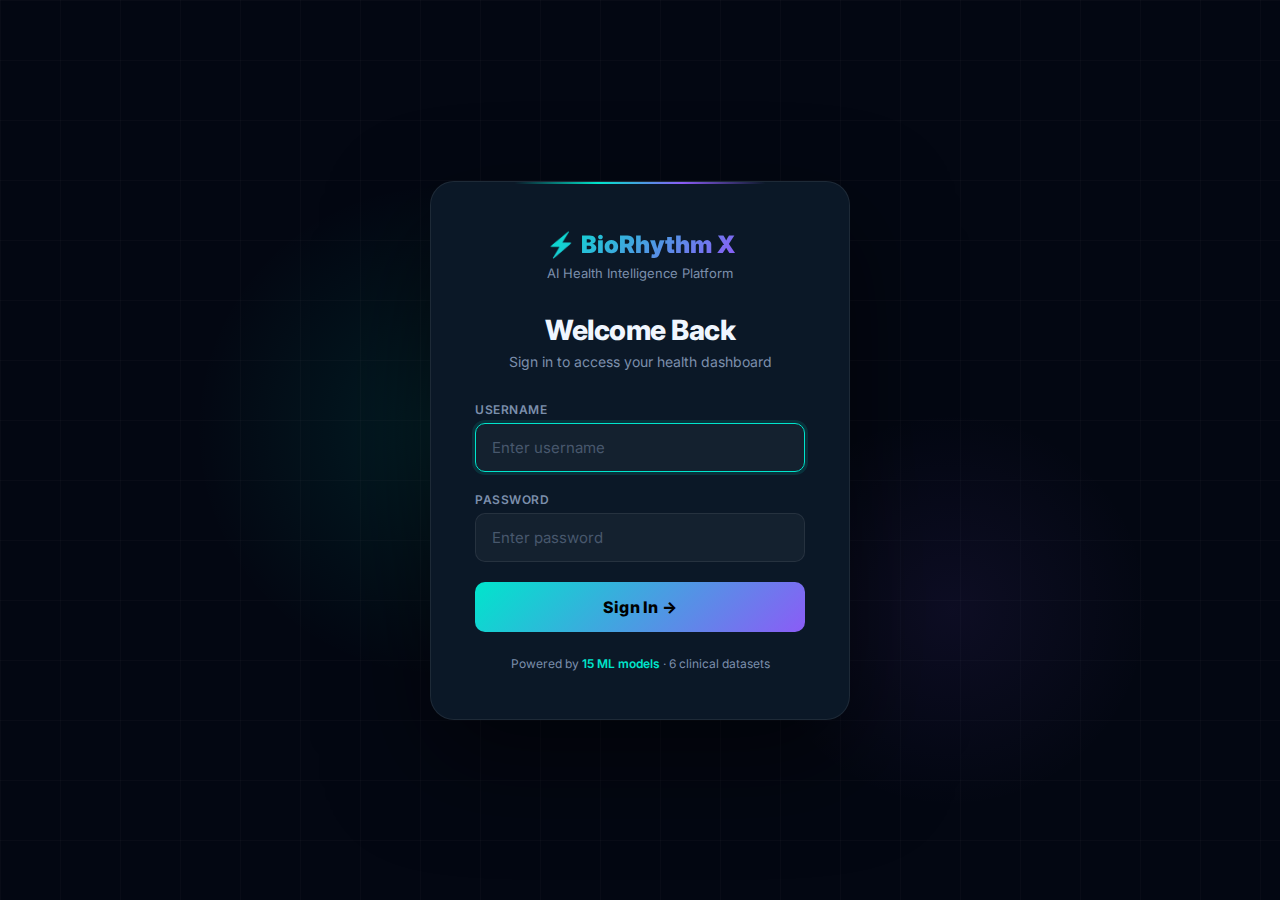
<file: frontend/index.html>
<!DOCTYPE html>
<html lang="en">

<head>
    <meta charset="UTF-8">
    <meta name="viewport" content="width=device-width, initial-scale=1.0">
    <script>if (!sessionStorage.getItem('biorhythm_logged_in')) window.location.href = 'login.html';</script>
    <title>BioRhythm X — AI Health Intelligence Platform</title>
    <link href="https://fonts.googleapis.com/css2?family=Inter:wght@300;400;500;600;700;800;900&display=swap"
        rel="stylesheet">
    <style>
        * {
            margin: 0;
            padding: 0;
            box-sizing: border-box
        }

        :root {
            --bg: #030712;
            --card: #0A1628;
            --card2: #0F1E35;
            --teal: #00E5CC;
            --pink: #FF4C7A;
            --purple: #8B5CF6;
            --blue: #3B82F6;
            --orange: #F59E0B;
            --green: #22C55E;
            --text: #F0F6FF;
            --muted: #7C8FAC;
            --border: rgba(255, 255, 255, 0.08);
        }

        html {
            scroll-behavior: smooth
        }

        body {
            font-family: 'Inter', sans-serif;
            background: var(--bg);
            color: var(--text);
            overflow-x: hidden
        }

        /* ─── NAV ─── */
        .nav {
            position: fixed;
            top: 0;
            left: 0;
            right: 0;
            z-index: 100;
            padding: 0 60px;
            height: 70px;
            display: flex;
            align-items: center;
            justify-content: space-between;
            background: rgba(3, 7, 18, 0.8);
            backdrop-filter: blur(24px);
            border-bottom: 1px solid var(--border)
        }

        .logo {
            font-size: 22px;
            font-weight: 900;
            background: linear-gradient(135deg, var(--teal), var(--purple));
            -webkit-background-clip: text;
            -webkit-text-fill-color: transparent;
            letter-spacing: -0.5px
        }

        .nav-links {
            display: flex;
            gap: 36px;
            list-style: none
        }

        .nav-links a {
            color: var(--muted);
            text-decoration: none;
            font-size: 14px;
            font-weight: 500;
            transition: .2s;
            letter-spacing: .01em
        }

        .nav-links a:hover {
            color: var(--text)
        }

        .nav-right {
            display: flex;
            gap: 12px;
            align-items: center
        }

        .btn-ghost {
            padding: 9px 22px;
            border: 1px solid var(--border);
            color: var(--text);
            border-radius: 8px;
            font-size: 14px;
            font-weight: 500;
            text-decoration: none;
            background: transparent;
            transition: .2s
        }

        .btn-ghost:hover {
            border-color: var(--teal);
            color: var(--teal)
        }

        .btn-nav {
            padding: 9px 22px;
            background: linear-gradient(135deg, var(--teal), var(--purple));
            color: #000;
            border-radius: 8px;
            font-size: 14px;
            font-weight: 700;
            text-decoration: none;
            transition: .2s
        }

        .btn-nav:hover {
            opacity: .85;
            box-shadow: 0 0 24px rgba(0, 229, 204, 0.3)
        }

        /* ─── HERO ─── */
        .hero {
            min-height: 100vh;
            display: flex;
            flex-direction: column;
            align-items: center;
            justify-content: center;
            text-align: center;
            padding: 120px 60px 80px;
            position: relative;
            overflow: hidden
        }

        .hero-bg {
            position: absolute;
            inset: 0;
            background: radial-gradient(ellipse 80% 50% at 50% 0%, rgba(0, 229, 204, 0.07), transparent), radial-gradient(ellipse 50% 60% at 80% 50%, rgba(139, 92, 246, 0.06), transparent);
            pointer-events: none
        }

        .hero-grid {
            position: absolute;
            inset: 0;
            background-image: linear-gradient(var(--border) 1px, transparent 1px), linear-gradient(90deg, var(--border) 1px, transparent 1px);
            background-size: 60px 60px;
            pointer-events: none;
            opacity: .4
        }

        .badge {
            display: inline-flex;
            align-items: center;
            gap: 8px;
            border: 1px solid rgba(0, 229, 204, 0.25);
            background: rgba(0, 229, 204, 0.06);
            padding: 7px 18px;
            border-radius: 100px;
            font-size: 12px;
            font-weight: 600;
            color: var(--teal);
            margin-bottom: 28px;
            letter-spacing: .04em
        }

        .badge-dot {
            width: 6px;
            height: 6px;
            background: var(--teal);
            border-radius: 50%;
            animation: blink 1.4s ease infinite
        }

        @keyframes blink {

            0%,
            100% {
                opacity: 1
            }

            50% {
                opacity: .2
            }
        }

        .hero h1 {
            font-size: clamp(52px, 6vw, 88px);
            font-weight: 900;
            line-height: 1.04;
            letter-spacing: -2px;
            max-width: 900px;
            margin: 0 auto 24px
        }

        .hero h1 .g {
            background: linear-gradient(135deg, var(--teal) 0%, var(--purple) 100%);
            -webkit-background-clip: text;
            -webkit-text-fill-color: transparent
        }

        .hero-sub {
            font-size: 18px;
            color: var(--muted);
            max-width: 600px;
            line-height: 1.75;
            margin: 0 auto 44px;
            font-weight: 400
        }

        .hero-btns {
            display: flex;
            gap: 14px;
            justify-content: center;
            flex-wrap: wrap
        }

        .btn-hero {
            padding: 16px 40px;
            background: linear-gradient(135deg, var(--teal), var(--purple));
            color: #000;
            font-weight: 800;
            font-size: 16px;
            border-radius: 10px;
            text-decoration: none;
            transition: .2s;
            letter-spacing: .01em
        }

        .btn-hero:hover {
            transform: translateY(-2px);
            box-shadow: 0 8px 40px rgba(0, 229, 204, 0.3)
        }

        .btn-outline {
            padding: 16px 36px;
            border: 1px solid var(--border);
            color: var(--text);
            font-size: 16px;
            font-weight: 500;
            border-radius: 10px;
            text-decoration: none;
            transition: .2s
        }

        .btn-outline:hover {
            border-color: var(--teal);
            color: var(--teal)
        }

        /* ─── LIVE TICKER ─── */
        .ticker {
            display: flex;
            gap: 12px;
            justify-content: center;
            flex-wrap: wrap;
            margin-top: 60px;
            position: relative;
            z-index: 1
        }

        .tick {
            display: flex;
            align-items: center;
            gap: 10px;
            background: var(--card2);
            border: 1px solid var(--border);
            padding: 10px 20px;
            border-radius: 10px
        }

        .tick-icon {
            font-size: 18px
        }

        .tick-val {
            font-size: 20px;
            font-weight: 800
        }

        .tick-lbl {
            font-size: 11px;
            color: var(--muted);
            font-weight: 500;
            margin-top: 1px
        }

        .live-dot {
            width: 6px;
            height: 6px;
            background: var(--green);
            border-radius: 50%;
            animation: blink .9s infinite
        }

        /* ─── DASHBOARD PREVIEW ─── */
        .preview-section {
            padding: 100px 60px;
            max-width: 1400px;
            margin: 0 auto
        }

        .section-eyebrow {
            font-size: 11px;
            font-weight: 700;
            letter-spacing: 3px;
            color: var(--teal);
            text-transform: uppercase;
            margin-bottom: 12px
        }

        .section-h {
            font-size: clamp(32px, 3.5vw, 52px);
            font-weight: 800;
            letter-spacing: -1px;
            margin-bottom: 16px;
            line-height: 1.1
        }

        .section-sub {
            font-size: 16px;
            color: var(--muted);
            line-height: 1.75;
            max-width: 560px
        }

        .preview-frame {
            background: var(--card);
            border: 1px solid var(--border);
            border-radius: 20px;
            overflow: hidden;
            margin-top: 56px;
            position: relative
        }

        .preview-topbar {
            height: 42px;
            background: rgba(0, 0, 0, 0.3);
            display: flex;
            align-items: center;
            gap: 8px;
            padding: 0 16px;
            border-bottom: 1px solid var(--border)
        }

        .dot {
            width: 12px;
            height: 12px;
            border-radius: 50%
        }

        .preview-inner {
            display: grid;
            grid-template-columns: 220px 1fr;
            min-height: 480px
        }

        .preview-sidebar {
            background: rgba(0, 0, 0, 0.2);
            border-right: 1px solid var(--border);
            padding: 24px 0
        }

        .ps-logo {
            padding: 0 20px 20px;
            font-size: 14px;
            font-weight: 800;
            background: linear-gradient(135deg, var(--teal), var(--purple));
            -webkit-background-clip: text;
            -webkit-text-fill-color: transparent
        }

        .ps-item {
            display: flex;
            align-items: center;
            gap: 10px;
            padding: 10px 20px;
            font-size: 13px;
            font-weight: 500;
            cursor: pointer;
            transition: .15s;
            border-radius: 0
        }

        .ps-item.act {
            background: rgba(0, 229, 204, 0.08);
            border-right: 2px solid var(--teal);
            color: var(--teal)
        }

        .ps-item:not(.act) {
            color: var(--muted)
        }

        .preview-main {
            padding: 28px;
            display: grid;
            grid-template-columns: repeat(3, 1fr);
            gap: 16px
        }

        .pmc {
            background: rgba(0, 0, 0, 0.25);
            border: 1px solid var(--border);
            border-radius: 12px;
            padding: 16px
        }

        .pmc-top {
            display: flex;
            justify-content: space-between;
            align-items: flex-start;
            margin-bottom: 12px
        }

        .pmc-icon {
            width: 36px;
            height: 36px;
            border-radius: 10px;
            display: flex;
            align-items: center;
            justify-content: center;
            font-size: 16px
        }

        .pmc-val {
            font-size: 24px;
            font-weight: 800
        }

        .pmc-unit {
            font-size: 11px;
            font-weight: 600;
            color: var(--muted)
        }

        .pmc-lbl {
            font-size: 11px;
            color: var(--muted)
        }

        .mini-bar {
            height: 4px;
            background: rgba(255, 255, 255, 0.07);
            border-radius: 4px;
            margin-top: 10px;
            overflow: hidden
        }

        .mini-fill {
            height: 100%;
            border-radius: 4px
        }

        /* ─── FEATURES GRID ─── */
        .features {
            padding: 0 60px 100px;
            max-width: 1400px;
            margin: 0 auto
        }

        .feat-grid {
            display: grid;
            grid-template-columns: repeat(3, 1fr);
            gap: 20px;
            margin-top: 48px
        }

        @media(max-width:900px) {
            .feat-grid {
                grid-template-columns: 1fr 1fr
            }
        }

        .fc {
            background: var(--card);
            border: 1px solid var(--border);
            border-radius: 16px;
            padding: 28px 26px;
            transition: .3s;
            cursor: default
        }

        .fc:hover {
            border-color: rgba(0, 229, 204, 0.2);
            transform: translateY(-3px);
            box-shadow: 0 20px 60px rgba(0, 0, 0, 0.4)
        }

        .fc-icon {
            width: 48px;
            height: 48px;
            border-radius: 12px;
            display: flex;
            align-items: center;
            justify-content: center;
            font-size: 22px;
            margin-bottom: 16px
        }

        .fc h3 {
            font-size: 17px;
            font-weight: 700;
            margin-bottom: 8px
        }

        .fc p {
            font-size: 13px;
            color: var(--muted);
            line-height: 1.7
        }

        /* ─── STATS BAND ─── */
        .stats-band {
            padding: 0 60px 100px;
            max-width: 1400px;
            margin: 0 auto
        }

        .stats-grid {
            display: grid;
            grid-template-columns: repeat(4, 1fr);
            gap: 1px;
            background: var(--border);
            border: 1px solid var(--border);
            border-radius: 16px;
            overflow: hidden
        }

        .stat-item {
            background: var(--card);
            padding: 36px 32px;
            text-align: center
        }

        .stat-val {
            font-size: 44px;
            font-weight: 900;
            background: linear-gradient(135deg, var(--teal), var(--purple));
            -webkit-background-clip: text;
            -webkit-text-fill-color: transparent;
            line-height: 1
        }

        .stat-lbl {
            font-size: 13px;
            color: var(--muted);
            margin-top: 8px;
            font-weight: 500
        }

        /* ─── CTA ─── */
        .cta {
            padding: 100px 60px;
            text-align: center;
            background: linear-gradient(135deg, rgba(0, 229, 204, 0.04), rgba(139, 92, 246, 0.04));
            border-top: 1px solid var(--border)
        }

        .cta h2 {
            font-size: 52px;
            font-weight: 900;
            letter-spacing: -1.5px;
            margin-bottom: 20px
        }

        .cta p {
            font-size: 18px;
            color: var(--muted);
            margin-bottom: 44px
        }

        /* ─── FOOTER ─── */
        footer {
            padding: 40px 60px;
            border-top: 1px solid var(--border);
            display: flex;
            justify-content: space-between;
            align-items: center
        }

        .footer-logo {
            font-size: 16px;
            font-weight: 800;
            background: linear-gradient(135deg, var(--teal), var(--purple));
            -webkit-background-clip: text;
            -webkit-text-fill-color: transparent
        }

        .footer-p {
            font-size: 13px;
            color: var(--muted)
        }
    </style>
</head>

<body>

    <!-- NAV -->
    <nav class="nav">
        <div class="logo">⚡ BioRhythm X</div>
        <ul class="nav-links">
            <li><a href="#features">Features</a></li>
            <li><a href="#metrics">Metrics</a></li>
            <li><a href="#datasets">Datasets</a></li>
            <li><a href="dashboard.html">Dashboard</a></li>
            <li><a href="analytics.html">Analytics</a></li>
        </ul>
        <div class="nav-right">
            <a href="#" class="btn-ghost">Sign In</a>
            <a href="dashboard.html" class="btn-nav">Open App →</a>
        </div>
    </nav>

    <!-- HERO -->
    <section class="hero">
        <div class="hero-bg"></div>
        <div class="hero-grid"></div>

        <div class="badge"><span class="badge-dot"></span> Research-Grade AI Wearable Platform</div>

        <h1>Your Body Data,<br><span class="g">Intelligently Analyzed</span></h1>
        <p class="hero-sub">15 health fields monitored by dedicated ML models trained on 6 clinical research datasets.
            Real-time anomaly detection with instant WhatsApp alerts — from your wrist to your screen.</p>

        <div class="hero-btns">
            <a href="dashboard.html" class="btn-hero">Launch Dashboard →</a>
            <a href="#features" class="btn-outline">See Features</a>
        </div>

        <div class="ticker">
            <div class="tick">
                <div class="tick-icon">❤️</div>
                <div>
                    <div class="tick-val" id="t-hr" style="color:#FF4C7A">72 <small style="font-size:13px">BPM</small>
                    </div>
                    <div class="tick-lbl">Heart Rate &nbsp;<span class="live-dot" style="display:inline-block"></span>
                    </div>
                </div>
            </div>
            <div class="tick">
                <div class="tick-icon">🫀</div>
                <div>
                    <div class="tick-val" id="t-spo2" style="color:#00E5CC">98 <small style="font-size:13px">%</small>
                    </div>
                    <div class="tick-lbl">Blood Oxygen</div>
                </div>
            </div>
            <div class="tick">
                <div class="tick-icon">👟</div>
                <div>
                    <div class="tick-val" id="t-steps" style="color:#22C55E">4,218</div>
                    <div class="tick-lbl">Steps Today</div>
                </div>
            </div>
            <div class="tick">
                <div class="tick-icon">😌</div>
                <div>
                    <div class="tick-val" id="t-stress" style="color:#8B5CF6">36</div>
                    <div class="tick-lbl">Stress Index</div>
                </div>
            </div>
            <div class="tick">
                <div class="tick-icon">🌡️</div>
                <div>
                    <div class="tick-val" id="t-temp" style="color:#F59E0B">36.4 <small
                            style="font-size:13px">°C</small></div>
                    <div class="tick-lbl">Skin Temp</div>
                </div>
            </div>
            <div class="tick">
                <div class="tick-icon">🧠</div>
                <div>
                    <div class="tick-val" id="t-risk" style="color:#FF4C7A">12</div>
                    <div class="tick-lbl">Risk Score</div>
                </div>
            </div>
        </div>
    </section>

    <!-- DASHBOARD PREVIEW -->
    <section class="preview-section" id="metrics">
        <div class="section-eyebrow">Dashboard Preview</div>
        <h2 class="section-h">Everything in One View</h2>
        <p class="section-sub">Sidebar navigation, real-time metric cards, full-width charts, and AI insights — all on a
            single screen.</p>

        <div class="preview-frame">
            <div class="preview-topbar">
                <div class="dot" style="background:#FF5F57"></div>
                <div class="dot" style="background:#FFBE2E"></div>
                <div class="dot" style="background:#28CA41"></div>
                <div style="flex:1;text-align:center;font-size:12px;color:var(--muted)">localhost:3000/dashboard.html
                </div>
            </div>
            <div class="preview-inner">
                <div class="preview-sidebar">
                    <div class="ps-logo">⚡ BioRhythm X</div>
                    <div class="ps-item act">📊 Dashboard</div>
                    <div class="ps-item">❤️ Heart Rate</div>
                    <div class="ps-item">🫀 Blood Oxygen</div>
                    <div class="ps-item">😌 Stress</div>
                    <div class="ps-item">👟 Activity</div>
                    <div class="ps-item">🌙 Sleep</div>
                    <div class="ps-item">💧 Hydration</div>
                    <div class="ps-item">🥗 Nutrition</div>
                    <div class="ps-item">📡 HRV</div>
                    <div class="ps-item">⚙️ Settings</div>
                </div>
                <div class="preview-main">
                    <div class="pmc">
                        <div class="pmc-top">
                            <div class="pmc-icon" style="background:rgba(255,76,122,.15)">❤️</div>
                            <div>
                                <div class="pmc-val" style="color:#FF4C7A" id="p-hr">95</div>
                                <div class="pmc-unit">BPM</div>
                            </div>
                        </div>
                        <div class="pmc-lbl">Heart Rate</div>
                        <div class="mini-bar">
                            <div class="mini-fill" style="width:75%;background:#FF4C7A"></div>
                        </div>
                    </div>
                    <div class="pmc">
                        <div class="pmc-top">
                            <div class="pmc-icon" style="background:rgba(0,229,204,.15)">🫀</div>
                            <div>
                                <div class="pmc-val" style="color:#00E5CC" id="p-spo2">98</div>
                                <div class="pmc-unit">%</div>
                            </div>
                        </div>
                        <div class="pmc-lbl">Blood Oxygen</div>
                        <div class="mini-bar">
                            <div class="mini-fill" style="width:90%;background:#00E5CC"></div>
                        </div>
                    </div>
                    <div class="pmc">
                        <div class="pmc-top">
                            <div class="pmc-icon" style="background:rgba(139,92,246,.15)">😌</div>
                            <div>
                                <div class="pmc-val" style="color:#8B5CF6" id="p-str">52</div>
                                <div class="pmc-unit">/100</div>
                            </div>
                        </div>
                        <div class="pmc-lbl">Stress Level</div>
                        <div class="mini-bar">
                            <div class="mini-fill" style="width:52%;background:#8B5CF6"></div>
                        </div>
                    </div>
                    <div class="pmc">
                        <div class="pmc-top">
                            <div class="pmc-icon" style="background:rgba(34,197,94,.15)">👟</div>
                            <div>
                                <div class="pmc-val" style="color:#22C55E" id="p-stp">3,100</div>
                                <div class="pmc-unit">steps</div>
                            </div>
                        </div>
                        <div class="pmc-lbl">Today's Steps</div>
                        <div class="mini-bar">
                            <div class="mini-fill" style="width:31%;background:#22C55E"></div>
                        </div>
                    </div>
                    <div class="pmc">
                        <div class="pmc-top">
                            <div class="pmc-icon" style="background:rgba(168,85,247,.15)">🌙</div>
                            <div>
                                <div class="pmc-val" style="color:#A855F7">7.4</div>
                                <div class="pmc-unit">hrs</div>
                            </div>
                        </div>
                        <div class="pmc-lbl">Sleep</div>
                        <div class="mini-bar">
                            <div class="mini-fill" style="width:92%;background:#A855F7"></div>
                        </div>
                    </div>
                    <div class="pmc">
                        <div class="pmc-top">
                            <div class="pmc-icon" style="background:rgba(59,130,246,.15)">💧</div>
                            <div>
                                <div class="pmc-val" style="color:#3B82F6">1.8</div>
                                <div class="pmc-unit">L</div>
                            </div>
                        </div>
                        <div class="pmc-lbl">Hydration</div>
                        <div class="mini-bar">
                            <div class="mini-fill" style="width:64%;background:#3B82F6"></div>
                        </div>
                    </div>
                </div>
            </div>
        </div>
    </section>

    <!-- FEATURES -->
    <section class="features" id="features">
        <div class="section-eyebrow">What's Inside</div>
        <h2 class="section-h">Research-Grade AI,<br>Clinical Accuracy</h2>

        <div class="feat-grid">
            <div class="fc">
                <div class="fc-icon" style="background:rgba(255,76,122,.12)">❤️</div>
                <h3>ECG & Heart Rate</h3>
                <p>MIT-BIH Arrhythmia Database (47 subjects). Detects 15 arrhythmia types in real-time. HR zones, VO₂
                    max estimation.</p>
            </div>
            <div class="fc">
                <div class="fc-icon" style="background:rgba(0,229,204,.12)">🫀</div>
                <h3>Blood Oxygen & PPG</h3>
                <p>BIDMC clinical ICU dataset. SpO2 monitoring + blood flow waveform analysis. Hypoxic event detection
                    under 5 seconds.</p>
            </div>
            <div class="fc">
                <div class="fc-icon" style="background:rgba(245,158,11,.12)">📡</div>
                <h3>HRV & Autonomic</h3>
                <p>Fantasia Database HRV analysis. RMSSD, LF/HF ratio, stress-recovery balance. Parasympathetic vs
                    sympathetic classification.</p>
            </div>
            <div class="fc">
                <div class="fc-icon" style="background:rgba(139,92,246,.12)">😌</div>
                <h3>Stress & EDA</h3>
                <p>WESAD multimodal wearable dataset. 3-class stress classifier using EDA + skin temp + respiration
                    fusion. 85%+ accuracy.</p>
            </div>
            <div class="fc">
                <div class="fc-icon" style="background:rgba(168,85,247,.12)">🌙</div>
                <h3>Sleep Intelligence</h3>
                <p>Sleep-EDF polysomnographic data (197 nights). 5-stage sleep classification, fragmentation index, and
                    circadian rhythm analysis.</p>
            </div>
            <div class="fc">
                <div class="fc-icon" style="background:rgba(34,197,94,.12)">👟</div>
                <h3>Activity Recognition</h3>
                <p>MHEALTH 12-activity classifier. Walk, Run, Sprint, Gym, Rest detected. Gait symmetry and stride
                    analysis per step.</p>
            </div>
        </div>
    </section>

    <!-- STATS -->
    <section class="stats-band" id="datasets">
        <div class="stats-grid">
            <div class="stat-item">
                <div class="stat-val">15</div>
                <div class="stat-lbl">Health Fields Monitored</div>
            </div>
            <div class="stat-item">
                <div class="stat-val">6</div>
                <div class="stat-lbl">Clinical Research Datasets</div>
            </div>
            <div class="stat-item">
                <div class="stat-val">2.5s</div>
                <div class="stat-lbl">Real-time Update Interval</div>
            </div>
            <div class="stat-item">
                <div class="stat-val">200</div>
                <div class="stat-lbl">Readings Per Batch Sync</div>
            </div>
        </div>
    </section>

    <!-- CTA -->
    <div class="cta">
        <h2>Start Monitoring<br><span
                style="background:linear-gradient(135deg,var(--teal),var(--purple));-webkit-background-clip:text;-webkit-text-fill-color:transparent">Your
                Health Today</span></h2>
        <p>Connect your smartwatch. Get instant AI analysis on every vital sign.</p>
        <a href="dashboard.html" class="btn-hero">Open Dashboard →</a>
    </div>

    <footer>
        <div class="footer-logo">⚡ BioRhythm X</div>
        <div class="footer-p">© 2026 BioRhythm X — AI Health Intelligence Platform</div>
        <div class="footer-p" style="display:flex;gap:20px"><a href="dashboard.html"
                style="color:var(--muted);text-decoration:none">Dashboard</a><a href="analytics.html"
                style="color:var(--muted);text-decoration:none">Analytics</a></div>
    </footer>

    <script>
        let steps = 4218;
        setInterval(() => {
            document.getElementById('t-hr').innerHTML = `${65 + Math.floor(Math.random() * 35)} <small style="font-size:13px">BPM</small>`;
            document.getElementById('t-spo2').innerHTML = `${95 + Math.floor(Math.random() * 4)} <small style="font-size:13px">%</small>`;
            steps += Math.floor(Math.random() * 8);
            document.getElementById('t-steps').textContent = steps.toLocaleString();
            document.getElementById('t-stress').textContent = 28 + Math.floor(Math.random() * 45);
            document.getElementById('t-temp').innerHTML = `${(35.8 + Math.random() * 1.4).toFixed(1)} <small style="font-size:13px">°C</small>`;
            document.getElementById('t-risk').textContent = Math.floor(Math.random() * 25);
            document.getElementById('p-hr').textContent = 65 + Math.floor(Math.random() * 35);
            document.getElementById('p-spo2').textContent = 95 + Math.floor(Math.random() * 4);
            document.getElementById('p-str').textContent = 28 + Math.floor(Math.random() * 45);
        }, 2000);
    </script>
</body>

</html>
</file>
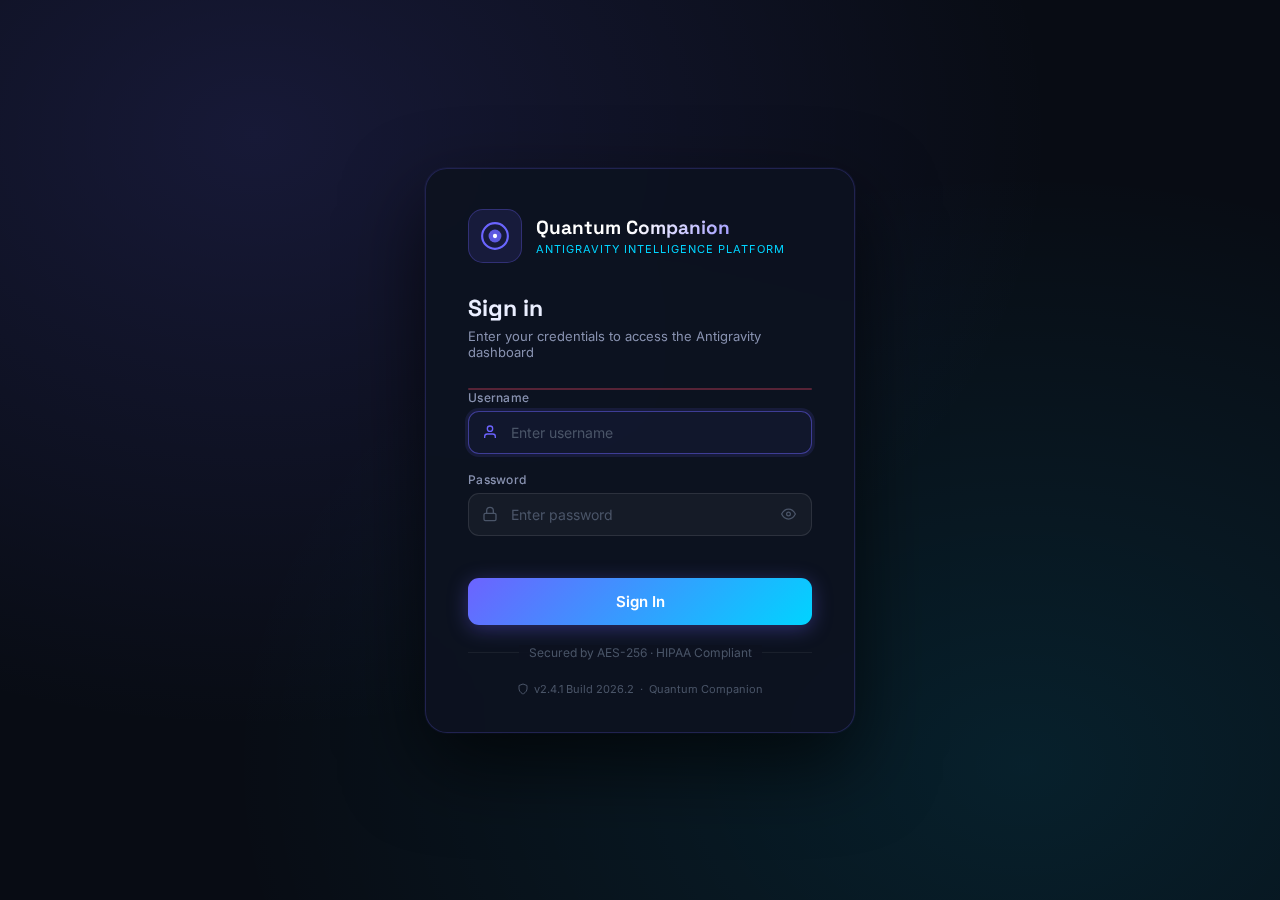
<file: login.html>
<!DOCTYPE html>
<html lang="en">

<head>
    <meta charset="UTF-8" />
    <meta name="viewport" content="width=device-width, initial-scale=1.0" />
    <title>Quantum Companion — Sign In</title>
    <meta name="description" content="Secure login to Quantum Companion Antigravity Intelligence Platform." />
    <link rel="preconnect" href="https://fonts.googleapis.com" />
    <link
        href="https://fonts.googleapis.com/css2?family=Inter:wght@300;400;500;600;700&family=Space+Grotesk:wght@400;500;600;700&family=JetBrains+Mono:wght@400;500&display=swap"
        rel="stylesheet" />
    <style>
        *,
        *::before,
        *::after {
            box-sizing: border-box;
            margin: 0;
            padding: 0;
        }

        :root {
            --bg: #080c14;
            --card: rgba(13, 18, 32, 0.95);
            --border: rgba(108, 99, 255, 0.22);
            --purple: #6C63FF;
            --cyan: #00D4FF;
            --pink: #FF4E6A;
            --green: #00E5A0;
            --text: #EAEEff;
            --dim: #8892B0;
            --dimmer: #4A5568;
            --transition: 0.25s cubic-bezier(0.4, 0, 0.2, 1);
        }

        html,
        body {
            height: 100%;
            font-family: 'Inter', sans-serif;
        }

        body {
            min-height: 100vh;
            display: flex;
            align-items: center;
            justify-content: center;
            background: var(--bg);
            background-image:
                radial-gradient(ellipse at 20% 15%, rgba(108, 99, 255, 0.15) 0%, transparent 55%),
                radial-gradient(ellipse at 80% 85%, rgba(0, 212, 255, 0.10) 0%, transparent 55%);
            color: var(--text);
            overflow: hidden;
        }

        /* ─── Floating Particles ─── */
        #particles {
            position: fixed;
            inset: 0;
            pointer-events: none;
            z-index: 0;
        }

        .p {
            position: absolute;
            border-radius: 50%;
            animation: rise linear infinite;
            opacity: 0;
        }

        @keyframes rise {
            0% {
                opacity: 0;
                transform: translateY(0) scale(1);
            }

            10% {
                opacity: 0.7;
            }

            85% {
                opacity: 0.3;
            }

            100% {
                opacity: 0;
                transform: translateY(-100vh) scale(0.5);
            }
        }

        /* ─── Card ─── */
        .card {
            position: relative;
            z-index: 1;
            width: 430px;
            max-width: calc(100vw - 32px);
            background: var(--card);
            border: 1px solid var(--border);
            border-radius: 22px;
            padding: 40px 42px 36px;
            backdrop-filter: blur(28px);
            box-shadow: 0 32px 80px rgba(0, 0, 0, 0.65), 0 0 0 1px rgba(108, 99, 255, 0.08);
            animation: revealCard 0.5s cubic-bezier(0.4, 0, 0.2, 1) both;
        }

        @keyframes revealCard {
            from {
                opacity: 0;
                transform: translateY(24px) scale(0.98);
            }

            to {
                opacity: 1;
                transform: translateY(0) scale(1);
            }
        }

        /* ─── Brand ─── */
        .brand {
            display: flex;
            align-items: center;
            gap: 14px;
            margin-bottom: 30px;
        }

        .brand-icon {
            width: 54px;
            height: 54px;
            background: rgba(108, 99, 255, 0.12);
            border: 1px solid rgba(108, 99, 255, 0.30);
            border-radius: 15px;
            display: flex;
            align-items: center;
            justify-content: center;
            flex-shrink: 0;
        }

        .brand-name {
            font-family: 'Space Grotesk', sans-serif;
            font-size: 19px;
            font-weight: 700;
            background: linear-gradient(135deg, #fff 40%, #6C63FF);
            -webkit-background-clip: text;
            -webkit-text-fill-color: transparent;
            background-clip: text;
        }

        .brand-sub {
            font-size: 11px;
            color: var(--cyan);
            letter-spacing: 1px;
            margin-top: 2px;
        }

        /* ─── Welcome ─── */
        .welcome {
            margin-bottom: 28px;
        }

        .welcome h1 {
            font-family: 'Space Grotesk', sans-serif;
            font-size: 23px;
            font-weight: 700;
        }

        .welcome p {
            font-size: 13px;
            color: var(--dim);
            margin-top: 5px;
        }

        /* ─── Fields ─── */
        .fields {
            display: flex;
            flex-direction: column;
            gap: 18px;
        }

        .field {
            display: flex;
            flex-direction: column;
            gap: 6px;
        }

        .field label {
            font-size: 12px;
            font-weight: 500;
            color: var(--dim);
            letter-spacing: 0.3px;
        }

        .input-wrap {
            position: relative;
        }

        .ico {
            position: absolute;
            left: 14px;
            top: 50%;
            transform: translateY(-50%);
            color: var(--dimmer);
            pointer-events: none;
            transition: color var(--transition);
        }

        .input-wrap:focus-within .ico {
            color: var(--purple);
        }

        input[type="text"],
        input[type="password"] {
            width: 100%;
            padding: 12px 42px;
            background: rgba(255, 255, 255, 0.04);
            border: 1px solid rgba(255, 255, 255, 0.1);
            border-radius: 11px;
            color: var(--text);
            font-family: 'Inter', sans-serif;
            font-size: 14px;
            outline: none;
            transition: border-color var(--transition), background var(--transition), box-shadow var(--transition);
            -webkit-appearance: none;
            appearance: none;
        }

        input::placeholder {
            color: var(--dimmer);
        }

        input:focus {
            border-color: rgba(108, 99, 255, 0.5);
            background: rgba(108, 99, 255, 0.06);
            box-shadow: 0 0 0 3px rgba(108, 99, 255, 0.12);
        }

        input.error-field {
            border-color: rgba(255, 78, 106, 0.5);
            background: rgba(255, 78, 106, 0.05);
        }

        .pw-toggle {
            position: absolute;
            right: 12px;
            top: 50%;
            transform: translateY(-50%);
            background: none;
            border: none;
            cursor: pointer;
            color: var(--dimmer);
            padding: 4px;
            border-radius: 4px;
            transition: color var(--transition);
            display: flex;
            align-items: center;
            justify-content: center;
        }

        .pw-toggle:hover {
            color: var(--text);
        }

        /* ─── Attempt indicator ─── */
        .attempt-bar {
            display: flex;
            gap: 6px;
            margin-top: 2px;
            height: 14px;
            align-items: center;
            opacity: 0;
            transition: opacity 0.3s;
        }

        .attempt-bar.visible {
            opacity: 1;
        }

        .attempt-dot {
            width: 8px;
            height: 8px;
            border-radius: 50%;
            background: rgba(255, 78, 106, 0.3);
            border: 1px solid rgba(255, 78, 106, 0.5);
            transition: background var(--transition);
        }

        .attempt-dot.used {
            background: var(--pink);
        }

        .attempt-label {
            font-size: 11px;
            color: var(--dim);
            margin-left: 2px;
        }

        /* ─── Error banner ─── */
        .error-banner {
            display: flex;
            align-items: center;
            gap: 8px;
            padding: 0 12px;
            background: rgba(255, 78, 106, 0.08);
            border: 1px solid rgba(255, 78, 106, 0.25);
            border-radius: 10px;
            font-size: 12.5px;
            color: var(--pink);
            max-height: 0;
            overflow: hidden;
            transition: max-height 0.3s, padding 0.3s;
        }

        .error-banner.show {
            max-height: 52px;
            padding: 11px 14px;
        }

        /* ─── Submit ─── */
        .submit-btn {
            width: 100%;
            margin-top: 8px;
            padding: 14px;
            background: linear-gradient(135deg, var(--purple) 0%, var(--cyan) 100%);
            border: none;
            border-radius: 11px;
            color: #fff;
            font-family: 'Inter', sans-serif;
            font-size: 15px;
            font-weight: 600;
            cursor: pointer;
            display: flex;
            align-items: center;
            justify-content: center;
            gap: 10px;
            box-shadow: 0 4px 20px rgba(108, 99, 255, 0.35);
            transition: opacity var(--transition), transform var(--transition), box-shadow var(--transition);
        }

        .submit-btn:hover:not(:disabled) {
            opacity: 0.9;
            transform: translateY(-2px);
            box-shadow: 0 8px 28px rgba(108, 99, 255, 0.45);
        }

        .submit-btn:active:not(:disabled) {
            transform: translateY(0);
        }

        .submit-btn:disabled {
            opacity: 0.55;
            cursor: not-allowed;
            transform: none;
        }

        .spinner {
            width: 16px;
            height: 16px;
            border: 2px solid rgba(255, 255, 255, 0.3);
            border-top-color: #fff;
            border-radius: 50%;
            display: none;
            animation: spin 0.7s linear infinite;
        }

        .submit-btn.loading .btn-text {
            opacity: 0.5;
        }

        .submit-btn.loading .spinner {
            display: block;
        }

        @keyframes spin {
            to {
                transform: rotate(360deg);
            }
        }

        /* ─── Success overlay inside card ─── */
        .success-overlay {
            position: absolute;
            inset: 0;
            border-radius: 22px;
            background: rgba(13, 18, 32, 0.97);
            display: flex;
            flex-direction: column;
            align-items: center;
            justify-content: center;
            text-align: center;
            gap: 14px;
            padding: 32px;
            opacity: 0;
            pointer-events: none;
            transition: opacity 0.4s ease;
            z-index: 10;
        }

        .success-overlay.show {
            opacity: 1;
            pointer-events: all;
        }

        .success-check {
            width: 64px;
            height: 64px;
            border-radius: 50%;
            background: rgba(0, 229, 160, 0.12);
            border: 2px solid var(--green);
            display: flex;
            align-items: center;
            justify-content: center;
            font-size: 28px;
            animation: popIn 0.4s cubic-bezier(0.34, 1.56, 0.64, 1) both;
        }

        @keyframes popIn {
            from {
                transform: scale(0);
            }

            to {
                transform: scale(1);
            }
        }

        .success-title {
            font-family: 'Space Grotesk', sans-serif;
            font-size: 20px;
            font-weight: 700;
            color: var(--green);
        }

        .success-sub {
            font-size: 13px;
            color: var(--dim);
        }

        .success-redirect {
            font-size: 12px;
            color: var(--dimmer);
            font-family: 'JetBrains Mono', monospace;
        }

        /* ─── Divider ─── */
        .divider {
            position: relative;
            text-align: center;
            margin: 20px 0 0;
            font-size: 12px;
            color: var(--dimmer);
        }

        .divider::before {
            content: '';
            position: absolute;
            top: 50%;
            left: 0;
            right: 0;
            height: 1px;
            background: rgba(255, 255, 255, 0.06);
        }

        .divider span {
            position: relative;
            background: rgba(13, 18, 32, 0.95);
            padding: 0 10px;
        }

        /* ─── Footer ─── */
        .footer {
            margin-top: 22px;
            display: flex;
            justify-content: center;
            font-size: 11px;
            color: var(--dimmer);
            gap: 5px;
            align-items: center;
        }

        /* ─── Locked state ─── */
        .locked-banner {
            display: flex;
            align-items: center;
            gap: 10px;
            padding: 14px 16px;
            background: rgba(255, 78, 106, 0.08);
            border: 1px solid rgba(255, 78, 106, 0.25);
            border-radius: 10px;
            font-size: 13px;
            color: var(--pink);
            margin-bottom: 16px;
            display: none;
        }

        .locked-banner.show {
            display: flex;
        }

        .countdown {
            font-family: 'JetBrains Mono', monospace;
            font-weight: 700;
        }
    </style>
</head>

<body>

    <!-- Floating particles -->
    <div id="particles"></div>

    <div class="card">
        <!-- Success overlay -->
        <div class="success-overlay" id="successOverlay">
            <div class="success-check">✓</div>
            <div class="success-title">Welcome to Antigravity System</div>
            <div class="success-sub">Authentication successful. Loading dashboard...</div>
            <div class="success-redirect" id="redirectCountdown">Redirecting in 2s...</div>
        </div>

        <!-- Brand -->
        <div class="brand">
            <div class="brand-icon">
                <svg width="30" height="30" viewBox="0 0 28 28" fill="none">
                    <circle cx="14" cy="14" r="12" stroke="url(#lg1)" stroke-width="2" />
                    <circle cx="14" cy="14" r="6" fill="url(#lg2)" opacity="0.85" />
                    <circle cx="14" cy="14" r="2" fill="#fff" />
                    <defs>
                        <linearGradient id="lg1" x1="0" y1="0" x2="28" y2="28">
                            <stop stop-color="#6C63FF" />
                            <stop offset="1" stop-color="#00D4FF" />
                        </linearGradient>
                        <linearGradient id="lg2" x1="0" y1="0" x2="28" y2="28">
                            <stop stop-color="#6C63FF" />
                            <stop offset="1" stop-color="#00D4FF" />
                        </linearGradient>
                    </defs>
                </svg>
            </div>
            <div>
                <div class="brand-name">Quantum Companion</div>
                <div class="brand-sub">ANTIGRAVITY INTELLIGENCE PLATFORM</div>
            </div>
        </div>

        <!-- Welcome -->
        <div class="welcome">
            <h1>Sign in</h1>
            <p>Enter your credentials to access the Antigravity dashboard</p>
        </div>

        <!-- Locked banner -->
        <div class="locked-banner" id="lockedBanner">
            🔒 Account temporarily locked. Try again in <span class="countdown" id="countdownVal">30</span>s
        </div>

        <!-- Error banner -->
        <div class="error-banner" id="errorBanner">
            <svg width="14" height="14" viewBox="0 0 24 24" fill="none" stroke="currentColor" stroke-width="2">
                <circle cx="12" cy="12" r="10" />
                <line x1="12" y1="8" x2="12" y2="12" />
                <line x1="12" y1="16" x2="12.01" y2="16" />
            </svg>
            <span id="errorMsg">Invalid Username or Password</span>
        </div>

        <!-- Form -->
        <form id="loginForm" novalidate>
            <div class="fields">
                <div class="field">
                    <label for="uname">Username</label>
                    <div class="input-wrap">
                        <svg class="ico" width="16" height="16" viewBox="0 0 24 24" fill="none" stroke="currentColor"
                            stroke-width="2">
                            <path d="M20 21v-2a4 4 0 0 0-4-4H8a4 4 0 0 0-4 4v2" />
                            <circle cx="12" cy="7" r="4" />
                        </svg>
                        <input type="text" id="uname" placeholder="Enter username" autocomplete="username"
                            spellcheck="false" />
                    </div>
                </div>
                <div class="field">
                    <label for="pw">Password</label>
                    <div class="input-wrap">
                        <svg class="ico" width="16" height="16" viewBox="0 0 24 24" fill="none" stroke="currentColor"
                            stroke-width="2">
                            <rect x="3" y="11" width="18" height="11" rx="2" />
                            <path d="M7 11V7a5 5 0 0 1 10 0v4" />
                        </svg>
                        <input type="password" id="pw" placeholder="Enter password" autocomplete="current-password" />
                        <button type="button" class="pw-toggle" id="pwToggle" aria-label="Toggle password visibility">
                            <svg id="eyeIcon" width="15" height="15" viewBox="0 0 24 24" fill="none"
                                stroke="currentColor" stroke-width="2">
                                <path d="M1 12s4-8 11-8 11 8 11 8-4 8-11 8-11-8-11-8z" />
                                <circle cx="12" cy="12" r="3" />
                            </svg>
                        </button>
                    </div>
                </div>

                <!-- Attempt counter dots -->
                <div class="attempt-bar" id="attemptBar">
                    <div class="attempt-dot" id="dot1"></div>
                    <div class="attempt-dot" id="dot2"></div>
                    <div class="attempt-dot" id="dot3"></div>
                    <span class="attempt-label" id="attemptLabel">3 attempts remaining</span>
                </div>
            </div>

            <button type="submit" class="submit-btn" id="submitBtn">
                <span class="btn-text">Sign In</span>
                <span class="spinner"></span>
            </button>
        </form>

        <div class="divider"><span>Secured by AES-256 · HIPAA Compliant</span></div>

        <div class="footer">
            <svg width="12" height="12" viewBox="0 0 24 24" fill="none" stroke="currentColor" stroke-width="2">
                <path d="M12 22s8-4 8-10V5l-8-3-8 3v7c0 6 8 10 8 10z" />
            </svg>
            v2.4.1 Build 2026.2 &nbsp;·&nbsp; Quantum Companion
        </div>
    </div>

    <script>
        'use strict';

        // ─── AUTH CREDENTIALS ───
        const VALID_USER = 'kavya';
        const VALID_PASS = '1234';
        const MAX_ATTEMPTS = 3;
        const LOCKOUT_SECS = 30;

        // ─── STATE ───
        let attempts = 0;
        let locked = false;
        let lockTimer = null;

        // ─── DOM ───
        const form = document.getElementById('loginForm');
        const unameInput = document.getElementById('uname');
        const pwInput = document.getElementById('pw');
        const submitBtn = document.getElementById('submitBtn');
        const errorBanner = document.getElementById('errorBanner');
        const errorMsg = document.getElementById('errorMsg');
        const attemptBar = document.getElementById('attemptBar');
        const attemptLbl = document.getElementById('attemptLabel');
        const dots = [document.getElementById('dot1'), document.getElementById('dot2'), document.getElementById('dot3')];
        const successOvl = document.getElementById('successOverlay');
        const rdCount = document.getElementById('redirectCountdown');
        const lockedBanner = document.getElementById('lockedBanner');
        const countdownVal = document.getElementById('countdownVal');
        const pwToggle = document.getElementById('pwToggle');
        const eyeIcon = document.getElementById('eyeIcon');

        // ─── ANIMATED BG PARTICLES ───
        (function spawnParticles() {
            const container = document.getElementById('particles');
            const colors = ['rgba(108,99,255,0.5)', 'rgba(0,212,255,0.4)', 'rgba(255,78,106,0.3)', 'rgba(0,229,160,0.4)'];
            for (let i = 0; i < 28; i++) {
                const el = document.createElement('div');
                el.className = 'p';
                const size = 3 + Math.random() * 7;
                el.style.cssText = `
        width:${size}px; height:${size}px;
        left:${Math.random() * 100}%;
        bottom:${-10 + Math.random() * 20}%;
        background:${colors[Math.floor(Math.random() * colors.length)]};
        animation-duration:${6 + Math.random() * 10}s;
        animation-delay:${Math.random() * 8}s;
        filter:blur(${Math.random() > 0.5 ? 1 : 0}px);
      `;
                container.appendChild(el);
            }
        })();

        // ─── PASSWORD TOGGLE ───
        pwToggle.addEventListener('click', () => {
            const show = pwInput.type === 'password';
            pwInput.type = show ? 'text' : 'password';
            eyeIcon.innerHTML = show
                ? '<path d="M17.94 17.94A10.07 10.07 0 0 1 12 20c-7 0-11-8-11-8a18.45 18.45 0 0 1 5.06-5.94"/><path d="M9.9 4.24A9.12 9.12 0 0 1 12 4c7 0 11 8 11 8a18.5 18.5 0 0 1-2.16 3.19"/><line x1="1" y1="1" x2="23" y2="23"/>'
                : '<path d="M1 12s4-8 11-8 11 8 11 8-4 8-11 8-11-8-11-8z"/><circle cx="12" cy="12" r="3"/>';
        });

        // ─── CLEAR ERRORS on input ───
        [unameInput, pwInput].forEach(inp => {
            inp.addEventListener('input', () => {
                inp.classList.remove('error-field');
                errorBanner.classList.remove('show');
            });
        });

        // ─── UPDATE ATTEMPT UI ───
        function updateAttemptUI() {
            attemptBar.classList.add('visible');
            const remaining = MAX_ATTEMPTS - attempts;
            dots.forEach((d, i) => d.classList.toggle('used', i < attempts));
            attemptLbl.textContent = remaining === 1 ? '1 attempt remaining' : `${remaining} attempts remaining`;
            attemptLbl.style.color = remaining === 1 ? '#FF4E6A' : '#8892B0';
        }

        // ─── SHOW ERROR ───
        function showError(msg) {
            errorMsg.textContent = msg;
            errorBanner.classList.add('show');
            unameInput.classList.add('error-field');
            pwInput.classList.add('error-field');
            // Shake card
            const card = document.querySelector('.card');
            card.style.animation = 'none';
            card.offsetHeight; // reflow
            card.style.animation = 'shake 0.4s ease';
        }

        // Shake keyframe
        const shakeStyle = document.createElement('style');
        shakeStyle.textContent = '@keyframes shake{0%,100%{transform:translateX(0)}20%{transform:translateX(-8px)}40%{transform:translateX(8px)}60%{transform:translateX(-5px)}80%{transform:translateX(5px)}}';
        document.head.appendChild(shakeStyle);

        // ─── LOCK ACCOUNT ───
        function lockAccount() {
            locked = true;
            submitBtn.disabled = true;
            lockedBanner.classList.add('show');
            errorBanner.classList.remove('show');
            attemptBar.classList.remove('visible');
            let secs = LOCKOUT_SECS;
            countdownVal.textContent = secs;
            lockTimer = setInterval(() => {
                secs--;
                countdownVal.textContent = secs;
                if (secs <= 0) {
                    clearInterval(lockTimer);
                    locked = false;
                    attempts = 0;
                    submitBtn.disabled = false;
                    lockedBanner.classList.remove('show');
                    dots.forEach(d => d.classList.remove('used'));
                    attemptBar.classList.remove('visible');
                    unameInput.value = '';
                    pwInput.value = '';
                    unameInput.focus();
                }
            }, 1000);
        }

        // ─── SUCCESS ───
        function handleSuccess() {
            successOvl.classList.add('show');
            sessionStorage.setItem('qc_auth', 'kavya');
            sessionStorage.setItem('qc_user', 'Kavya');
            let countdown = 2;
            const tick = setInterval(() => {
                countdown--;
                rdCount.textContent = `Redirecting in ${countdown}s...`;
                if (countdown <= 0) {
                    clearInterval(tick);
                    window.location.href = 'index.html';
                }
            }, 1000);
        }

        // ─── FORM SUBMIT ───
        form.addEventListener('submit', (e) => {
            e.preventDefault();
            if (locked) return;

            const user = unameInput.value.trim();
            const pass = pwInput.value;

            // Validation
            if (!user || !pass) {
                showError('Please enter both username and password.');
                return;
            }

            // Simulate auth delay
            submitBtn.classList.add('loading');
            submitBtn.disabled = true;

            setTimeout(() => {
                submitBtn.classList.remove('loading');

                if (user === VALID_USER && pass === VALID_PASS) {
                    handleSuccess();
                } else {
                    attempts++;
                    updateAttemptUI();
                    if (attempts >= MAX_ATTEMPTS) {
                        lockAccount();
                    } else {
                        submitBtn.disabled = false;
                        showError('Invalid Username or Password');
                    }
                }
            }, 800);
        });

        // Focus username on load
        setTimeout(() => unameInput.focus(), 300);
    </script>
</body>

</html>
</file>
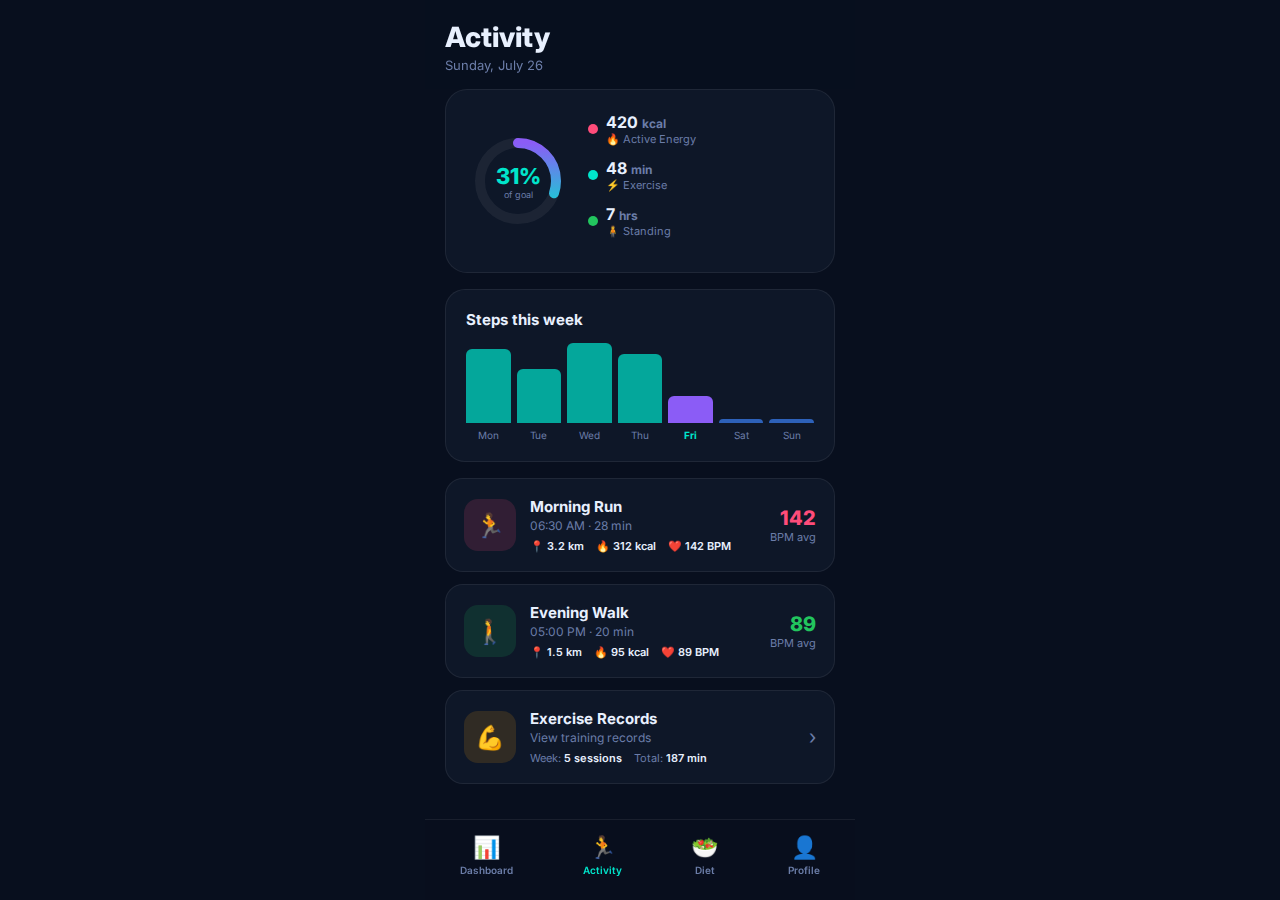
<file: frontend/activity.html>
<!DOCTYPE html>
<html lang="en">

<head>
    <meta charset="UTF-8">
    <meta name="viewport" content="width=device-width,initial-scale=1.0,maximum-scale=1.0">
    <title>BioRhythm X — Activity</title>
    <link href="https://fonts.googleapis.com/css2?family=Inter:wght@400;500;600;700;800;900&display=swap"
        rel="stylesheet">
    <style>
        * {
            margin: 0;
            padding: 0;
            box-sizing: border-box
        }

        :root {
            --bg: #080F1E;
            --card: #0E1728;
            --card2: #131E30;
            --teal: #00E5CC;
            --pink: #FF4C7A;
            --purple: #8B5CF6;
            --orange: #F59E0B;
            --green: #22C55E;
            --text: #E8F0FE;
            --muted: #6B7DA8;
            --border: rgba(255, 255, 255, 0.07)
        }

        body {
            font-family: 'Inter', sans-serif;
            background: var(--bg);
            color: var(--text);
            max-width: 430px;
            margin: 0 auto;
            padding-bottom: 90px;
            min-height: 100vh
        }

        .header {
            padding: 20px 20px 16px;
            background: rgba(8, 15, 30, 0.92);
            backdrop-filter: blur(20px);
            position: sticky;
            top: 0;
            z-index: 50
        }

        .header h1 {
            font-size: 28px;
            font-weight: 800
        }

        .header p {
            font-size: 13px;
            color: var(--muted);
            margin-top: 3px
        }

        .scroll {
            padding: 0 20px
        }

        /* Ring */
        .ring-section {
            display: flex;
            gap: 20px;
            align-items: center;
            background: var(--card);
            border: 1px solid var(--border);
            border-radius: 22px;
            padding: 22px;
            margin-bottom: 16px
        }

        .ring-wrap {
            position: relative;
            width: 100px;
            height: 100px;
            flex-shrink: 0
        }

        .ring-wrap svg {
            transform: rotate(-90deg)
        }

        .ring-center {
            position: absolute;
            top: 50%;
            left: 50%;
            transform: translate(-50%, -50%);
            text-align: center
        }

        .ring-center span {
            font-size: 22px;
            font-weight: 800;
            color: var(--teal)
        }

        .ring-center label {
            font-size: 9px;
            color: var(--muted);
            display: block
        }

        .ring-stats {
            flex: 1
        }

        .ring-stat {
            display: flex;
            align-items: center;
            gap: 8px;
            margin-bottom: 12px
        }

        .ring-dot {
            width: 10px;
            height: 10px;
            border-radius: 50%;
            flex-shrink: 0
        }

        .ring-stat-v {
            font-size: 16px;
            font-weight: 700
        }

        .ring-stat-l {
            font-size: 11px;
            color: var(--muted)
        }

        /* Activity list */
        .act-card {
            background: var(--card);
            border: 1px solid var(--border);
            border-radius: 18px;
            padding: 18px;
            margin-bottom: 12px;
            display: flex;
            align-items: center;
            gap: 14px;
            cursor: pointer;
            transition: .2s
        }

        .act-card:hover {
            transform: scale(1.01);
            border-color: rgba(255, 255, 255, 0.12)
        }

        .act-icon {
            width: 52px;
            height: 52px;
            border-radius: 14px;
            display: flex;
            align-items: center;
            justify-content: center;
            font-size: 24px;
            flex-shrink: 0
        }

        .act-info {
            flex: 1
        }

        .act-name {
            font-size: 15px;
            font-weight: 700
        }

        .act-time {
            font-size: 12px;
            color: var(--muted);
            margin-top: 2px
        }

        .act-stats {
            display: flex;
            gap: 12px;
            margin-top: 6px
        }

        .act-stat {
            font-size: 11px;
            color: var(--muted)
        }

        .act-stat span {
            color: var(--text);
            font-weight: 600
        }

        .act-val {
            font-size: 20px;
            font-weight: 800;
            color: var(--c, var(--teal))
        }

        .act-unit {
            font-size: 11px;
            color: var(--muted)
        }

        /* Weekly bar chart */
        .week-chart {
            background: var(--card);
            border: 1px solid var(--border);
            border-radius: 20px;
            padding: 20px;
            margin-bottom: 16px
        }

        .week-title {
            font-size: 15px;
            font-weight: 700;
            margin-bottom: 14px
        }

        .week-bars {
            display: flex;
            align-items: flex-end;
            gap: 6px;
            height: 80px
        }

        .week-bar {
            flex: 1;
            border-radius: 6px 6px 0 0;
            background: var(--c, var(--teal));
            opacity: .7;
            transition: height 1s ease;
            cursor: pointer;
            position: relative
        }

        .week-bar.today {
            opacity: 1;
            box-shadow: 0 0 16px var(--c, var(--teal))55
        }

        .week-bar:hover {
            opacity: 1
        }

        .week-labels {
            display: flex;
            gap: 6px;
            margin-top: 6px
        }

        .week-label {
            flex: 1;
            text-align: center;
            font-size: 10px;
            color: var(--muted)
        }

        .week-label.today {
            color: var(--teal);
            font-weight: 700
        }

        /* Bottom nav */
        .bottom-nav {
            position: fixed;
            bottom: 0;
            left: 50%;
            transform: translateX(-50%);
            width: 100%;
            max-width: 430px;
            background: rgba(8, 15, 30, 0.95);
            backdrop-filter: blur(30px);
            border-top: 1px solid var(--border);
            padding: 10px 0 20px;
            display: flex;
            justify-content: space-around;
            z-index: 100
        }

        .nav-item {
            display: flex;
            flex-direction: column;
            align-items: center;
            gap: 4px;
            cursor: pointer;
            padding: 4px 18px;
            text-decoration: none
        }

        .nav-icon {
            font-size: 22px
        }

        .nav-label {
            font-size: 10px;
            color: var(--muted);
            font-weight: 600
        }

        .nav-item.active .nav-label {
            color: var(--teal)
        }

        @keyframes fillBar {
            from {
                height: 0
            }

            to {
                height: var(--h)
            }
        }
    </style>
</head>

<body>
    <div class="header">
        <h1>Activity</h1>
        <p id="act-date">Friday, February 27</p>
    </div>

    <div class="scroll">
        <!-- Activity ring -->
        <div class="ring-section">
            <div class="ring-wrap">
                <svg width="100" height="100" viewBox="0 0 100 100">
                    <circle cx="50" cy="50" r="38" fill="none" stroke="rgba(255,255,255,0.06)" stroke-width="10" />
                    <circle cx="50" cy="50" r="38" fill="none" stroke="url(#rg)" stroke-width="10"
                        stroke-linecap="round" stroke-dasharray="239" stroke-dashoffset="167" id="act-ring" />
                    <defs>
                        <linearGradient id="rg" x1="0" y1="0" x2="1" y2="0">
                            <stop offset="0%" stop-color="#00E5CC" />
                            <stop offset="100%" stop-color="#8B5CF6" />
                        </linearGradient>
                    </defs>
                </svg>
                <div class="ring-center"><span>31%</span><label>of goal</label></div>
            </div>
            <div class="ring-stats">
                <div class="ring-stat">
                    <div class="ring-dot" style="background:#FF4C7A"></div>
                    <div>
                        <div class="ring-stat-v">420 <span style="font-size:12px;color:var(--muted)">kcal</span></div>
                        <div class="ring-stat-l">🔥 Active Energy</div>
                    </div>
                </div>
                <div class="ring-stat">
                    <div class="ring-dot" style="background:#00E5CC"></div>
                    <div>
                        <div class="ring-stat-v">48 <span style="font-size:12px;color:var(--muted)">min</span></div>
                        <div class="ring-stat-l">⚡ Exercise</div>
                    </div>
                </div>
                <div class="ring-stat">
                    <div class="ring-dot" style="background:#22C55E"></div>
                    <div>
                        <div class="ring-stat-v">7 <span style="font-size:12px;color:var(--muted)">hrs</span></div>
                        <div class="ring-stat-l">🧍 Standing</div>
                    </div>
                </div>
            </div>
        </div>

        <!-- Weekly steps -->
        <div class="week-chart">
            <div class="week-title">Steps this week</div>
            <div class="week-bars" id="week-bars"></div>
            <div class="week-labels">
                <div class="week-label">Mon</div>
                <div class="week-label">Tue</div>
                <div class="week-label">Wed</div>
                <div class="week-label">Thu</div>
                <div class="week-label today">Fri</div>
                <div class="week-label">Sat</div>
                <div class="week-label">Sun</div>
            </div>
        </div>

        <!-- Activity log -->
        <div class="act-card" style="--c:#FF4C7A">
            <div class="act-icon" style="background:rgba(255,76,122,0.15)">🏃</div>
            <div class="act-info">
                <div class="act-name">Morning Run</div>
                <div class="act-time">06:30 AM · 28 min</div>
                <div class="act-stats">
                    <div class="act-stat">📍 <span>3.2 km</span></div>
                    <div class="act-stat">🔥 <span>312 kcal</span></div>
                    <div class="act-stat">❤️ <span>142 BPM</span></div>
                </div>
            </div>
            <div style="text-align:right">
                <div class="act-val">142</div>
                <div class="act-unit">BPM avg</div>
            </div>
        </div>

        <div class="act-card" style="--c:#22C55E">
            <div class="act-icon" style="background:rgba(34,197,94,0.15)">🚶</div>
            <div class="act-info">
                <div class="act-name">Evening Walk</div>
                <div class="act-time">05:00 PM · 20 min</div>
                <div class="act-stats">
                    <div class="act-stat">📍 <span>1.5 km</span></div>
                    <div class="act-stat">🔥 <span>95 kcal</span></div>
                    <div class="act-stat">❤️ <span>89 BPM</span></div>
                </div>
            </div>
            <div style="text-align:right">
                <div class="act-val">89</div>
                <div class="act-unit">BPM avg</div>
            </div>
        </div>

        <div class="act-card" style="--c:#F59E0B">
            <div class="act-icon" style="background:rgba(245,158,11,0.15)">💪</div>
            <div class="act-info">
                <div class="act-name">Exercise Records</div>
                <div class="act-time">View training records</div>
                <div class="act-stats">
                    <div class="act-stat">Week: <span>5 sessions</span></div>
                    <div class="act-stat">Total: <span>187 min</span></div>
                </div>
            </div>
            <div style="font-size:20px;color:var(--muted)">›</div>
        </div>

    </div>

    <div class="bottom-nav">
        <a class="nav-item" href="dashboard.html">
            <div class="nav-icon">📊</div>
            <div class="nav-label">Dashboard</div>
        </a>
        <a class="nav-item active" href="activity.html">
            <div class="nav-icon">🏃</div>
            <div class="nav-label">Activity</div>
        </a>
        <a class="nav-item" href="diet.html">
            <div class="nav-icon">🥗</div>
            <div class="nav-label">Diet</div>
        </a>
        <a class="nav-item" href="profile.html">
            <div class="nav-icon">👤</div>
            <div class="nav-label">Profile</div>
        </a>
    </div>

    <script>
        document.getElementById('act-date').textContent = new Date().toLocaleDateString('en-US', { weekday: 'long', month: 'long', day: 'numeric' });

        const stepData = [8420, 6200, 9100, 7800, 3100, 0, 0];
        const maxS = Math.max(...stepData.filter(v => v > 0));
        const bars = document.getElementById('week-bars');
        const colors = ['#00E5CC', '#00E5CC', '#00E5CC', '#00E5CC', '#8B5CF6', '#3B82F6', '#3B82F6'];
        stepData.forEach((v, i) => {
            const b = document.createElement('div');
            b.className = 'week-bar' + (i === 4 ? ' today' : '');
            b.style.cssText = `height:${v ? Math.max(8, v / maxS * 80) : 4}px;background:${colors[i]};--c:${colors[i]}`;
            b.title = `${v.toLocaleString()} steps`;
            bars.appendChild(b);
        });
    </script>
</body>

</html>
</file>
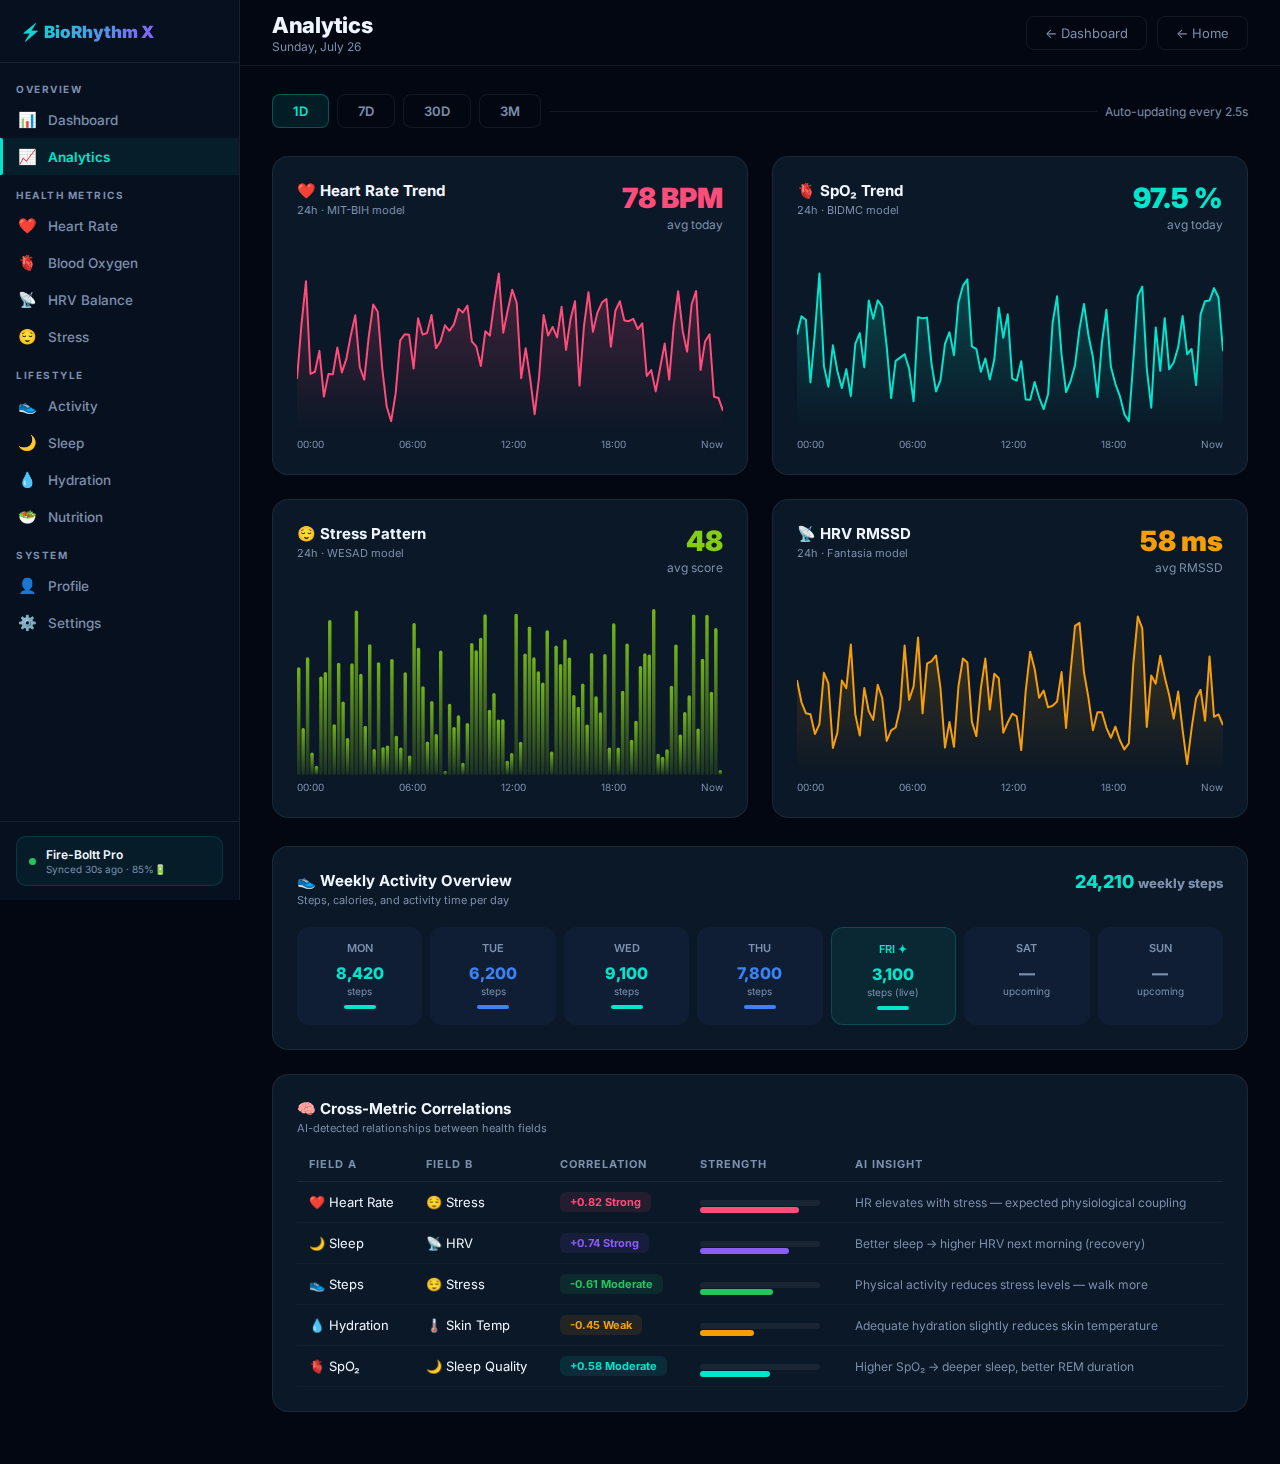
<file: frontend/analytics.html>
<!DOCTYPE html>
<html lang="en">

<head>
    <meta charset="UTF-8">
    <meta name="viewport" content="width=device-width, initial-scale=1.0">
    <title>BioRhythm X — Analytics</title>
    <link href="https://fonts.googleapis.com/css2?family=Inter:wght@400;500;600;700;800;900&display=swap"
        rel="stylesheet">
    <style>
        * {
            margin: 0;
            padding: 0;
            box-sizing: border-box
        }

        :root {
            --bg: #030712;
            --sidebar: #07101F;
            --card: #0B1827;
            --card2: #0F1E35;
            --teal: #00E5CC;
            --pink: #FF4C7A;
            --purple: #8B5CF6;
            --blue: #3B82F6;
            --orange: #F59E0B;
            --green: #22C55E;
            --text: #F0F6FF;
            --muted: #7C8FAC;
            --border: rgba(255, 255, 255, 0.07)
        }

        html,
        body {
            font-family: 'Inter', sans-serif;
            background: var(--bg);
            color: var(--text);
            height: 100%
        }

        body {
            display: flex;
            min-height: 100vh
        }

        .sidebar {
            width: 240px;
            background: var(--sidebar);
            border-right: 1px solid var(--border);
            display: flex;
            flex-direction: column;
            position: fixed;
            top: 0;
            left: 0;
            height: 100vh;
            z-index: 50
        }

        .sb-logo {
            padding: 22px 20px 20px;
            border-bottom: 1px solid var(--border)
        }

        .sb-logo a {
            font-size: 17px;
            font-weight: 900;
            background: linear-gradient(135deg, var(--teal), var(--purple));
            -webkit-background-clip: text;
            -webkit-text-fill-color: transparent;
            text-decoration: none
        }

        .sb-section {
            padding: 6px 0;
            flex: 1;
            overflow-y: auto
        }

        .sb-label {
            font-size: 10px;
            font-weight: 700;
            letter-spacing: 1.5px;
            color: var(--muted);
            padding: 14px 16px 6px;
            text-transform: uppercase
        }

        .sb-item {
            display: flex;
            align-items: center;
            gap: 10px;
            padding: 9px 16px;
            cursor: pointer;
            transition: .15s;
            text-decoration: none;
            font-size: 13.5px;
            font-weight: 500;
            color: var(--muted);
            position: relative
        }

        .sb-item:hover {
            background: rgba(255, 255, 255, .03);
            color: var(--text)
        }

        .sb-item.active {
            background: rgba(0, 229, 204, .07);
            color: var(--teal);
            font-weight: 600
        }

        .sb-item.active::before {
            content: '';
            position: absolute;
            left: 0;
            top: 0;
            bottom: 0;
            width: 3px;
            background: var(--teal);
            border-radius: 0 2px 2px 0
        }

        .sb-icon {
            width: 22px;
            text-align: center;
            font-size: 15px
        }

        .sb-bottom {
            border-top: 1px solid var(--border);
            padding: 14px 16px
        }

        .sb-device {
            display: flex;
            align-items: center;
            gap: 10px;
            background: rgba(0, 229, 204, .06);
            border: 1px solid rgba(0, 229, 204, .15);
            border-radius: 10px;
            padding: 10px 12px
        }

        .dev-dot {
            width: 7px;
            height: 7px;
            background: var(--green);
            border-radius: 50%;
            animation: pulse 1.2s infinite
        }

        @keyframes pulse {

            0%,
            100% {
                box-shadow: 0 0 0 0 rgba(34, 197, 94, .5)
            }

            70% {
                box-shadow: 0 0 0 5px rgba(34, 197, 94, 0)
            }
        }

        .dev-name {
            font-size: 12px;
            font-weight: 600
        }

        .dev-sub {
            font-size: 10px;
            color: var(--muted);
            margin-top: 1px
        }

        .main {
            margin-left: 240px;
            flex: 1
        }

        .topbar {
            height: 66px;
            display: flex;
            align-items: center;
            justify-content: space-between;
            padding: 0 32px;
            border-bottom: 1px solid var(--border);
            background: rgba(3, 7, 18, .8);
            backdrop-filter: blur(20px);
            position: sticky;
            top: 0;
            z-index: 40
        }

        .topbar-left h2 {
            font-size: 22px;
            font-weight: 800;
            letter-spacing: -.3px
        }

        .topbar-left p {
            font-size: 12px;
            color: var(--muted);
            margin-top: 1px
        }

        .content {
            padding: 28px 32px
        }

        /* Range selector */
        .range-bar {
            display: flex;
            gap: 8px;
            margin-bottom: 28px;
            align-items: center
        }

        .range-btn {
            padding: 8px 20px;
            border-radius: 8px;
            font-size: 13px;
            font-weight: 600;
            cursor: pointer;
            border: 1px solid var(--border);
            color: var(--muted);
            background: transparent;
            transition: .15s
        }

        .range-btn.on {
            background: rgba(0, 229, 204, .1);
            border-color: rgba(0, 229, 204, .3);
            color: var(--teal)
        }

        .range-divider {
            height: 1px;
            flex: 1;
            background: var(--border)
        }

        /* Chart cards */
        .analytics-grid {
            display: grid;
            grid-template-columns: repeat(2, 1fr);
            gap: 24px;
            margin-bottom: 28px
        }

        .ac {
            background: var(--card);
            border: 1px solid var(--border);
            border-radius: 16px;
            padding: 24px
        }

        .ac-header {
            display: flex;
            justify-content: space-between;
            align-items: flex-start;
            margin-bottom: 20px
        }

        .ac-title {
            font-size: 15px;
            font-weight: 700
        }

        .ac-sub {
            font-size: 11px;
            color: var(--muted);
            margin-top: 3px
        }

        .ac-val {
            font-size: 28px;
            font-weight: 900;
            text-align: right
        }

        .ac-unit {
            font-size: 12px;
            color: var(--muted);
            text-align: right;
            margin-top: 2px
        }

        .chart-200 {
            height: 180px
        }

        .chart-200 canvas {
            width: 100% !important;
            height: 100% !important
        }

        .chart-lbs {
            display: flex;
            justify-content: space-between;
            font-size: 10px;
            color: var(--muted);
            margin-top: 6px
        }

        /* Full width chart */
        .fw-card {
            background: var(--card);
            border: 1px solid var(--border);
            border-radius: 16px;
            padding: 24px;
            margin-bottom: 24px
        }

        /* Correlation table */
        .corr-table {
            width: 100%;
            border-collapse: collapse;
            font-size: 13px;
            margin-top: 12px
        }

        .corr-table th {
            text-align: left;
            padding: 10px 12px;
            font-size: 11px;
            font-weight: 700;
            color: var(--muted);
            letter-spacing: 1px;
            text-transform: uppercase;
            border-bottom: 1px solid var(--border)
        }

        .corr-table td {
            padding: 10px 12px;
            border-bottom: 1px solid rgba(255, 255, 255, .03);
            transition: .15s
        }

        .corr-table tr:hover td {
            background: rgba(255, 255, 255, .02)
        }

        .corr-badge {
            display: inline-flex;
            align-items: center;
            gap: 5px;
            padding: 3px 10px;
            border-radius: 6px;
            font-size: 11px;
            font-weight: 700
        }

        .corr-bar-outer {
            height: 6px;
            background: rgba(255, 255, 255, .06);
            border-radius: 6px;
            width: 120px;
            display: inline-block;
            vertical-align: middle
        }

        .corr-bar-inner {
            height: 100%;
            border-radius: 6px;
            display: inline-block
        }

        /* Weekly summary */
        .week-grid {
            display: grid;
            grid-template-columns: repeat(7, 1fr);
            gap: 8px;
            margin-top: 16px
        }

        .wday {
            background: var(--card2);
            border-radius: 12px;
            padding: 14px 8px;
            text-align: center
        }

        .wday.today {
            background: rgba(0, 229, 204, .08);
            border: 1px solid rgba(0, 229, 204, .2)
        }

        .wd-day {
            font-size: 11px;
            color: var(--muted);
            font-weight: 600;
            margin-bottom: 8px
        }

        .wd-val {
            font-size: 16px;
            font-weight: 800
        }

        .wd-sub {
            font-size: 10px;
            color: var(--muted);
            margin-top: 2px
        }

        .wd-bar {
            height: 4px;
            border-radius: 4px;
            margin: 8px auto 0;
            max-width: 32px
        }
    </style>
</head>

<body>
    <aside class="sidebar">
        <div class="sb-logo"><a href="index.html">⚡ BioRhythm X</a></div>
        <div class="sb-section">
            <div class="sb-label">Overview</div>
            <a class="sb-item" href="dashboard.html"><span class="sb-icon">📊</span> Dashboard</a>
            <a class="sb-item active" href="analytics.html"><span class="sb-icon">📈</span> Analytics</a>
            <div class="sb-label">Health Metrics</div>
            <a class="sb-item" href="dashboard.html"><span class="sb-icon">❤️</span> Heart Rate</a>
            <a class="sb-item" href="dashboard.html"><span class="sb-icon">🫀</span> Blood Oxygen</a>
            <a class="sb-item" href="dashboard.html"><span class="sb-icon">📡</span> HRV Balance</a>
            <a class="sb-item" href="dashboard.html"><span class="sb-icon">😌</span> Stress</a>
            <div class="sb-label">Lifestyle</div>
            <a class="sb-item" href="activity.html"><span class="sb-icon">👟</span> Activity</a>
            <a class="sb-item" href="dashboard.html"><span class="sb-icon">🌙</span> Sleep</a>
            <a class="sb-item" href="dashboard.html"><span class="sb-icon">💧</span> Hydration</a>
            <a class="sb-item" href="diet.html"><span class="sb-icon">🥗</span> Nutrition</a>
            <div class="sb-label">System</div>
            <a class="sb-item" href="profile.html"><span class="sb-icon">👤</span> Profile</a>
            <a class="sb-item" href="#"><span class="sb-icon">⚙️</span> Settings</a>
        </div>
        <div class="sb-bottom">
            <div class="sb-device">
                <div class="dev-dot"></div>
                <div>
                    <div class="dev-name">Fire-Boltt Pro</div>
                    <div class="dev-sub">Synced 30s ago · 85%🔋</div>
                </div>
            </div>
        </div>
    </aside>

    <div class="main">
        <div class="topbar">
            <div class="topbar-left">
                <h2>Analytics</h2>
                <p id="top-date">Health trends & insights</p>
            </div>
            <div style="display:flex;gap:10px">
                <a href="dashboard.html"
                    style="padding:8px 18px;border:1px solid var(--border);border-radius:8px;color:var(--muted);text-decoration:none;font-size:13px">←
                    Dashboard</a>
                <a href="index.html"
                    style="padding:8px 18px;border:1px solid var(--border);border-radius:8px;color:var(--muted);text-decoration:none;font-size:13px">←
                    Home</a>
            </div>
        </div>

        <div class="content">
            <!-- Range selector -->
            <div class="range-bar">
                <div class="range-btn on" onclick="setRange('1D',this)">1D</div>
                <div class="range-btn" onclick="setRange('7D',this)">7D</div>
                <div class="range-btn" onclick="setRange('30D',this)">30D</div>
                <div class="range-btn" onclick="setRange('3M',this)">3M</div>
                <div class="range-divider"></div>
                <span style="font-size:12px;color:var(--muted)">Auto-updating every 2.5s</span>
            </div>

            <!-- 4 mini analytics cards -->
            <div class="analytics-grid">
                <div class="ac">
                    <div class="ac-header">
                        <div>
                            <div class="ac-title">❤️ Heart Rate Trend</div>
                            <div class="ac-sub">24h · MIT-BIH model</div>
                        </div>
                        <div>
                            <div class="ac-val" style="color:#FF4C7A" id="an-hr">78 BPM</div>
                            <div class="ac-unit">avg today</div>
                        </div>
                    </div>
                    <div class="chart-200"><canvas id="a-hr"></canvas></div>
                    <div class="chart-lbs">
                        <span>00:00</span><span>06:00</span><span>12:00</span><span>18:00</span><span>Now</span></div>
                </div>
                <div class="ac">
                    <div class="ac-header">
                        <div>
                            <div class="ac-title">🫀 SpO₂ Trend</div>
                            <div class="ac-sub">24h · BIDMC model</div>
                        </div>
                        <div>
                            <div class="ac-val" style="color:#00E5CC" id="an-spo2">97.5 %</div>
                            <div class="ac-unit">avg today</div>
                        </div>
                    </div>
                    <div class="chart-200"><canvas id="a-spo2"></canvas></div>
                    <div class="chart-lbs">
                        <span>00:00</span><span>06:00</span><span>12:00</span><span>18:00</span><span>Now</span></div>
                </div>
                <div class="ac">
                    <div class="ac-header">
                        <div>
                            <div class="ac-title">😌 Stress Pattern</div>
                            <div class="ac-sub">24h · WESAD model</div>
                        </div>
                        <div>
                            <div class="ac-val" style="color:#84CC16" id="an-str">48</div>
                            <div class="ac-unit">avg score</div>
                        </div>
                    </div>
                    <div class="chart-200"><canvas id="a-str"></canvas></div>
                    <div class="chart-lbs">
                        <span>00:00</span><span>06:00</span><span>12:00</span><span>18:00</span><span>Now</span></div>
                </div>
                <div class="ac">
                    <div class="ac-header">
                        <div>
                            <div class="ac-title">📡 HRV RMSSD</div>
                            <div class="ac-sub">24h · Fantasia model</div>
                        </div>
                        <div>
                            <div class="ac-val" style="color:#F59E0B" id="an-hrv">58 ms</div>
                            <div class="ac-unit">avg RMSSD</div>
                        </div>
                    </div>
                    <div class="chart-200"><canvas id="a-hrv"></canvas></div>
                    <div class="chart-lbs">
                        <span>00:00</span><span>06:00</span><span>12:00</span><span>18:00</span><span>Now</span></div>
                </div>
            </div>

            <!-- Weekly Steps -->
            <div class="fw-card">
                <div class="ac-header">
                    <div>
                        <div class="ac-title">👟 Weekly Activity Overview</div>
                        <div class="ac-sub">Steps, calories, and activity time per day</div>
                    </div>
                    <div style="color:var(--teal);font-size:18px;font-weight:800">24,210 <span
                            style="font-size:13px;color:var(--muted)">weekly steps</span></div>
                </div>
                <div class="week-grid">
                    <div class="wday">
                        <div class="wd-day">MON</div>
                        <div class="wd-val" style="color:var(--teal)">8,420</div>
                        <div class="wd-sub">steps</div>
                        <div class="wd-bar" style="background:var(--teal);height:4px;width:100%"></div>
                    </div>
                    <div class="wday">
                        <div class="wd-day">TUE</div>
                        <div class="wd-val" style="color:var(--blue)">6,200</div>
                        <div class="wd-sub">steps</div>
                        <div class="wd-bar" style="background:var(--blue);height:4px;width:74%"></div>
                    </div>
                    <div class="wday">
                        <div class="wd-day">WED</div>
                        <div class="wd-val" style="color:var(--teal)">9,100</div>
                        <div class="wd-sub">steps</div>
                        <div class="wd-bar" style="background:var(--teal);height:4px;width:100%"></div>
                    </div>
                    <div class="wday">
                        <div class="wd-day">THU</div>
                        <div class="wd-val" style="color:var(--blue)">7,800</div>
                        <div class="wd-sub">steps</div>
                        <div class="wd-bar" style="background:var(--blue);height:4px;width:92%"></div>
                    </div>
                    <div class="wday today">
                        <div class="wd-day" style="color:var(--teal)">FRI ✦</div>
                        <div class="wd-val" style="color:var(--teal)" id="wk-steps">3,100</div>
                        <div class="wd-sub">steps (live)</div>
                        <div class="wd-bar" style="background:var(--teal);height:4px;width:37%"></div>
                    </div>
                    <div class="wday">
                        <div class="wd-day">SAT</div>
                        <div class="wd-val" style="color:var(--muted)">—</div>
                        <div class="wd-sub">upcoming</div>
                        <div class="wd-bar" style="background:var(--border);height:4px;width:0"></div>
                    </div>
                    <div class="wday">
                        <div class="wd-day">SUN</div>
                        <div class="wd-val" style="color:var(--muted)">—</div>
                        <div class="wd-sub">upcoming</div>
                        <div class="wd-bar" style="background:var(--border);height:4px;width:0"></div>
                    </div>
                </div>
            </div>

            <!-- Correlation table -->
            <div class="fw-card">
                <div class="ac-header" style="margin-bottom:0">
                    <div>
                        <div class="ac-title">🧠 Cross-Metric Correlations</div>
                        <div class="ac-sub">AI-detected relationships between health fields</div>
                    </div>
                </div>
                <table class="corr-table">
                    <tr>
                        <th>Field A</th>
                        <th>Field B</th>
                        <th>Correlation</th>
                        <th>Strength</th>
                        <th>AI Insight</th>
                    </tr>
                    <tr>
                        <td>❤️ Heart Rate</td>
                        <td>😌 Stress</td>
                        <td><span class="corr-badge" style="background:rgba(255,76,122,.1);color:#FF4C7A">+0.82
                                Strong</span></td>
                        <td>
                            <div class="corr-bar-outer">
                                <div class="corr-bar-inner" style="width:82%;background:#FF4C7A;height:100%"></div>
                            </div>
                        </td>
                        <td style="color:var(--muted);font-size:12px">HR elevates with stress — expected physiological
                            coupling</td>
                    </tr>
                    <tr>
                        <td>🌙 Sleep</td>
                        <td>📡 HRV</td>
                        <td><span class="corr-badge" style="background:rgba(139,92,246,.1);color:#8B5CF6">+0.74
                                Strong</span></td>
                        <td>
                            <div class="corr-bar-outer">
                                <div class="corr-bar-inner" style="width:74%;background:#8B5CF6;height:100%"></div>
                            </div>
                        </td>
                        <td style="color:var(--muted);font-size:12px">Better sleep → higher HRV next morning (recovery)
                        </td>
                    </tr>
                    <tr>
                        <td>👟 Steps</td>
                        <td>😌 Stress</td>
                        <td><span class="corr-badge" style="background:rgba(34,197,94,.1);color:#22C55E">-0.61
                                Moderate</span></td>
                        <td>
                            <div class="corr-bar-outer">
                                <div class="corr-bar-inner" style="width:61%;background:#22C55E;height:100%"></div>
                            </div>
                        </td>
                        <td style="color:var(--muted);font-size:12px">Physical activity reduces stress levels — walk
                            more</td>
                    </tr>
                    <tr>
                        <td>💧 Hydration</td>
                        <td>🌡️ Skin Temp</td>
                        <td><span class="corr-badge" style="background:rgba(245,158,11,.1);color:#F59E0B">-0.45
                                Weak</span></td>
                        <td>
                            <div class="corr-bar-outer">
                                <div class="corr-bar-inner" style="width:45%;background:#F59E0B;height:100%"></div>
                            </div>
                        </td>
                        <td style="color:var(--muted);font-size:12px">Adequate hydration slightly reduces skin
                            temperature</td>
                    </tr>
                    <tr>
                        <td>🫀 SpO₂</td>
                        <td>🌙 Sleep Quality</td>
                        <td><span class="corr-badge" style="background:rgba(0,229,204,.1);color:#00E5CC">+0.58
                                Moderate</span></td>
                        <td>
                            <div class="corr-bar-outer">
                                <div class="corr-bar-inner" style="width:58%;background:#00E5CC;height:100%"></div>
                            </div>
                        </td>
                        <td style="color:var(--muted);font-size:12px">Higher SpO₂ → deeper sleep, better REM duration
                        </td>
                    </tr>
                </table>
            </div>

        </div>
    </div>

    <script>
        document.getElementById('top-date').textContent = new Date().toLocaleDateString('en-US', { weekday: 'long', month: 'long', day: 'numeric' });

        function gen(base, amp, n, s = false) {
            const r = Array.from({ length: n }, () => base + (Math.random() - .5) * amp);
            return s ? r.map((v, i) => i ? r[i - 1] * .35 + v * .65 : v) : r;
        }

        const aData = { hr: gen(78, 28, 96, true), spo2: gen(97.5, 3, 96, true), str: gen(48, 42, 96), hrv: gen(55, 22, 96, true) };

        function drawA(id, d, color, type = 'line') {
            const c = document.getElementById(id); if (!c) return;
            c.width = c.offsetWidth || 400; c.height = c.offsetHeight || 180;
            const ctx = c.getContext('2d'), W = c.width, H = c.height;
            const mx = Math.max(...d), mn = Math.min(...d), rng = mx - mn || 1;
            ctx.clearRect(0, 0, W, H);
            if (type === 'bar') {
                const bw = W / d.length - 1;
                d.forEach((v, i) => {
                    const bh = ((v - mn) / rng) * H * .9 + 4;
                    const g = ctx.createLinearGradient(0, H - bh, 0, H);
                    g.addColorStop(0, color + 'DD'); g.addColorStop(1, color + '22');
                    ctx.fillStyle = g; ctx.beginPath(); ctx.roundRect(i * (bw + 1), H - bh, bw, bh, 2); ctx.fill();
                });
            } else {
                const pts = d.map((v, i) => ({ x: (i / (d.length - 1)) * W, y: H - ((v - mn) / rng) * (H * .82) - H * .06 }));
                ctx.beginPath(); pts.forEach((p, i) => i ? ctx.lineTo(p.x, p.y) : ctx.moveTo(p.x, p.y));
                ctx.strokeStyle = color; ctx.lineWidth = 2; ctx.lineJoin = 'round'; ctx.stroke();
                ctx.lineTo(W, H); ctx.lineTo(0, H); ctx.closePath();
                const g = ctx.createLinearGradient(0, 0, 0, H); g.addColorStop(0, color + '44'); g.addColorStop(1, color + '00');
                ctx.fillStyle = g; ctx.fill();
            }
        }

        function drawAll() {
            drawA('a-hr', aData.hr, '#FF4C7A');
            drawA('a-spo2', aData.spo2, '#00E5CC');
            drawA('a-str', aData.str, '#84CC16', 'bar');
            drawA('a-hrv', aData.hrv, '#F59E0B');
        }
        window.addEventListener('load', drawAll);
        window.addEventListener('resize', drawAll);

        let sc = 3100;
        setInterval(() => {
            aData.hr.shift(); aData.hr.push(Math.max(55, Math.min(115, aData.hr[aData.hr.length - 1] + (Math.random() - .45) * 8)));
            aData.spo2.shift(); aData.spo2.push(Math.max(93, Math.min(100, aData.spo2[aData.spo2.length - 1] + (Math.random() - .5))));
            aData.str.shift(); aData.str.push(Math.max(10, Math.min(90, aData.str[aData.str.length - 1] + (Math.random() - .5) * 12)));
            aData.hrv.shift(); aData.hrv.push(Math.max(30, Math.min(90, aData.hrv[aData.hrv.length - 1] + (Math.random() - .5) * 5)));
            document.getElementById('an-hr').textContent = Math.round(aData.hr.reduce((a, b) => a + b) / aData.hr.length) + ' BPM';
            document.getElementById('an-spo2').textContent = (aData.spo2.reduce((a, b) => a + b) / aData.spo2.length).toFixed(1) + ' %';
            document.getElementById('an-str').textContent = Math.round(aData.str.reduce((a, b) => a + b) / aData.str.length);
            document.getElementById('an-hrv').textContent = Math.round(aData.hrv.reduce((a, b) => a + b) / aData.hrv.length) + ' ms';
            sc += Math.floor(Math.random() * 9);
            if (document.getElementById('wk-steps')) document.getElementById('wk-steps').textContent = sc.toLocaleString();
            drawAll();
        }, 2500);

        function setRange(r, el) {
            document.querySelectorAll('.range-btn').forEach(b => b.classList.remove('on'));
            el.classList.add('on');
        }
    </script>
</body>

</html>
</file>
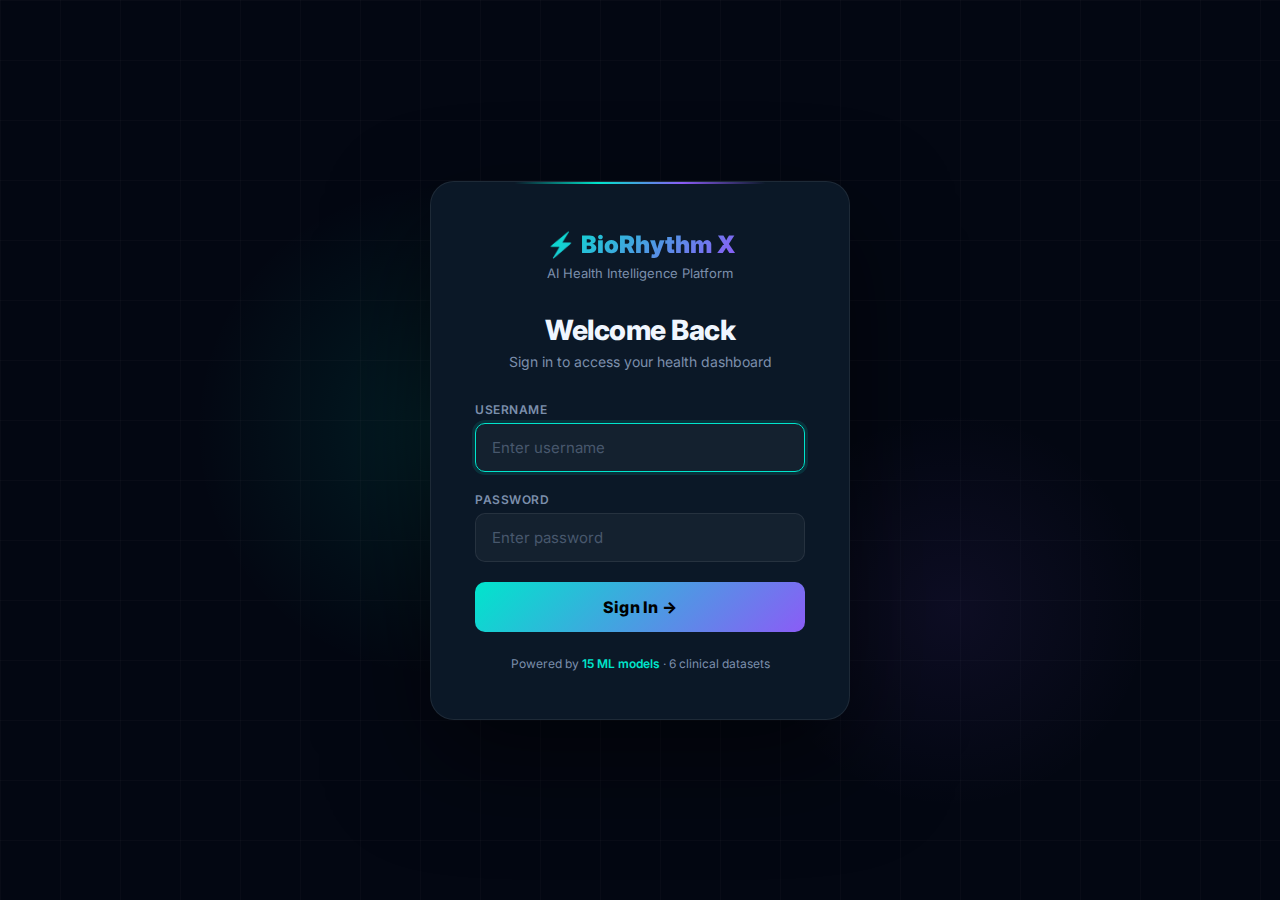
<file: frontend/dashboard.html>
<!DOCTYPE html>
<html lang="en">

<head>
    <meta charset="UTF-8">
    <meta name="viewport" content="width=device-width, initial-scale=1.0">
    <script>if (!sessionStorage.getItem('biorhythm_logged_in')) window.location.href = 'login.html';</script>
    <title>BioRhythm X — Dashboard</title>
    <link href="https://fonts.googleapis.com/css2?family=Inter:wght@300;400;500;600;700;800;900&display=swap"
        rel="stylesheet">
    <style>
        * {
            margin: 0;
            padding: 0;
            box-sizing: border-box
        }

        :root {
            --bg: #030712;
            --sidebar: #07101F;
            --card: #0B1827;
            --card2: #0F1E35;
            --teal: #00E5CC;
            --pink: #FF4C7A;
            --purple: #8B5CF6;
            --blue: #3B82F6;
            --orange: #F59E0B;
            --green: #22C55E;
            --lime: #84CC16;
            --red: #EF4444;
            --text: #F0F6FF;
            --muted: #7C8FAC;
            --border: rgba(255, 255, 255, 0.07);
        }

        html,
        body {
            font-family: 'Inter', sans-serif;
            background: var(--bg);
            color: var(--text);
            height: 100%;
            overflow-x: hidden
        }

        body {
            display: flex;
            min-height: 100vh
        }

        /* ─── SIDEBAR ─── */
        .sidebar {
            width: 240px;
            background: var(--sidebar);
            border-right: 1px solid var(--border);
            display: flex;
            flex-direction: column;
            position: fixed;
            top: 0;
            left: 0;
            height: 100vh;
            z-index: 50;
            padding: 0
        }

        .sb-logo {
            padding: 22px 20px 20px;
            border-bottom: 1px solid var(--border)
        }

        .sb-logo a {
            font-size: 17px;
            font-weight: 900;
            background: linear-gradient(135deg, var(--teal), var(--purple));
            -webkit-background-clip: text;
            -webkit-text-fill-color: transparent;
            text-decoration: none;
            letter-spacing: -.3px
        }

        .sb-section {
            padding: 6px 0;
            flex: 1;
            overflow-y: auto
        }

        .sb-label {
            font-size: 10px;
            font-weight: 700;
            letter-spacing: 1.5px;
            color: var(--muted);
            padding: 14px 16px 6px;
            text-transform: uppercase
        }

        .sb-item {
            display: flex;
            align-items: center;
            gap: 10px;
            padding: 9px 16px;
            cursor: pointer;
            transition: .15s;
            text-decoration: none;
            border-radius: 0;
            position: relative;
            font-size: 13.5px;
            font-weight: 500;
            color: var(--muted)
        }

        .sb-item:hover {
            background: rgba(255, 255, 255, 0.03);
            color: var(--text)
        }

        .sb-item.active {
            background: rgba(0, 229, 204, 0.07);
            color: var(--teal);
            font-weight: 600
        }

        .sb-item.active::before {
            content: '';
            position: absolute;
            left: 0;
            top: 0;
            bottom: 0;
            width: 3px;
            background: var(--teal);
            border-radius: 0 2px 2px 0
        }

        .sb-icon {
            width: 22px;
            text-align: center;
            font-size: 15px
        }

        .sb-badge {
            margin-left: auto;
            background: var(--pink);
            color: #fff;
            font-size: 10px;
            font-weight: 700;
            padding: 2px 6px;
            border-radius: 10px
        }

        .sb-bottom {
            border-top: 1px solid var(--border);
            padding: 14px 16px
        }

        .sb-device {
            display: flex;
            align-items: center;
            gap: 10px;
            background: rgba(0, 229, 204, 0.06);
            border: 1px solid rgba(0, 229, 204, 0.15);
            border-radius: 10px;
            padding: 10px 12px
        }

        .dev-dot {
            width: 7px;
            height: 7px;
            background: var(--green);
            border-radius: 50%;
            animation: pulse 1.2s infinite
        }

        @keyframes pulse {

            0%,
            100% {
                box-shadow: 0 0 0 0 rgba(34, 197, 94, 0.5)
            }

            70% {
                box-shadow: 0 0 0 5px rgba(34, 197, 94, 0)
            }
        }

        .dev-name {
            font-size: 12px;
            font-weight: 600
        }

        .dev-sub {
            font-size: 10px;
            color: var(--muted);
            margin-top: 1px
        }

        /* ─── MAIN ─── */
        .main {
            margin-left: 240px;
            flex: 1;
            display: flex;
            flex-direction: column;
            min-height: 100vh
        }

        /* ─── TOPBAR ─── */
        .topbar {
            height: 66px;
            display: flex;
            align-items: center;
            justify-content: space-between;
            padding: 0 32px;
            border-bottom: 1px solid var(--border);
            background: rgba(3, 7, 18, 0.8);
            backdrop-filter: blur(20px);
            position: sticky;
            top: 0;
            z-index: 40
        }

        .topbar-left h2 {
            font-size: 22px;
            font-weight: 800;
            letter-spacing: -.3px
        }

        .topbar-left p {
            font-size: 12px;
            color: var(--muted);
            margin-top: 1px
        }

        .topbar-right {
            display: flex;
            align-items: center;
            gap: 12px
        }

        .live-badge {
            display: flex;
            align-items: center;
            gap: 7px;
            background: rgba(34, 197, 94, 0.1);
            border: 1px solid rgba(34, 197, 94, 0.2);
            padding: 7px 14px;
            border-radius: 8px;
            font-size: 12px;
            font-weight: 600;
            color: var(--green)
        }

        .live-dot {
            width: 6px;
            height: 6px;
            background: var(--green);
            border-radius: 50%;
            animation: pulse 1s infinite
        }

        .risk-pill {
            padding: 7px 16px;
            border-radius: 8px;
            font-size: 12px;
            font-weight: 700;
            border: 1px solid
        }

        .notif-btn {
            width: 36px;
            height: 36px;
            border-radius: 8px;
            background: var(--card2);
            border: 1px solid var(--border);
            cursor: pointer;
            display: flex;
            align-items: center;
            justify-content: center;
            font-size: 15px;
            position: relative;
            transition: .2s
        }

        .notif-btn:hover {
            border-color: var(--teal)
        }

        .notif-badge {
            position: absolute;
            top: 4px;
            right: 4px;
            width: 7px;
            height: 7px;
            background: var(--pink);
            border-radius: 50%;
            border: 1.5px solid var(--bg)
        }

        /* ─── CONTENT ─── */
        .content {
            padding: 28px 32px;
            flex: 1
        }

        /* ─── ALERT BANNER ─── */
        .alert-banner {
            display: none;
            background: linear-gradient(135deg, rgba(239, 68, 68, .12), rgba(239, 68, 68, .04));
            border: 1px solid rgba(239, 68, 68, .3);
            border-radius: 12px;
            padding: 14px 18px;
            margin-bottom: 24px;
            display: flex;
            align-items: center;
            gap: 14px;
            animation: slideDown .3s ease
        }

        @keyframes slideDown {
            from {
                opacity: 0;
                transform: translateY(-8px)
            }

            to {
                opacity: 1;
                transform: translateY(0)
            }
        }

        .alert-banner.hidden {
            display: none !important
        }

        .al-icon {
            font-size: 20px;
            flex-shrink: 0
        }

        .al-text {
            flex: 1
        }

        .al-title {
            font-size: 13px;
            font-weight: 700;
            color: var(--red)
        }

        .al-msg {
            font-size: 12px;
            color: var(--muted);
            margin-top: 2px
        }

        .al-close {
            cursor: pointer;
            color: var(--muted);
            font-size: 18px;
            padding: 2px 6px;
            border-radius: 4px;
            transition: .15s
        }

        .al-close:hover {
            background: rgba(255, 255, 255, .05);
            color: var(--text)
        }

        /* ─── METRIC CARDS GRID ─── */
        .cards-grid {
            display: grid;
            grid-template-columns: repeat(3, 1fr);
            gap: 20px;
            margin-bottom: 28px
        }

        @media(max-width:1200px) {
            .cards-grid {
                grid-template-columns: repeat(2, 1fr)
            }
        }

        .mc {
            background: var(--card);
            border: 1px solid var(--border);
            border-radius: 16px;
            padding: 22px;
            cursor: pointer;
            transition: .25s;
            position: relative;
            overflow: hidden
        }

        .mc:hover {
            transform: translateY(-3px);
            border-color: rgba(255, 255, 255, 0.12);
            box-shadow: 0 16px 48px rgba(0, 0, 0, .5)
        }

        .mc::before {
            content: '';
            position: absolute;
            top: 0;
            left: 0;
            right: 0;
            height: 2px;
            background: var(--c, var(--teal));
            opacity: 0;
            transition: .3s
        }

        .mc:hover::before,
        .mc.active::before {
            opacity: 1
        }

        .mc-header {
            display: flex;
            align-items: flex-start;
            justify-content: space-between;
            margin-bottom: 18px
        }

        .mc-icon {
            width: 44px;
            height: 44px;
            border-radius: 12px;
            display: flex;
            align-items: center;
            justify-content: center;
            font-size: 20px;
            flex-shrink: 0
        }

        .mc-meta {
            flex: 1;
            margin-left: 12px
        }

        .mc-title {
            font-size: 14px;
            font-weight: 600;
            color: var(--text)
        }

        .mc-time {
            font-size: 11px;
            color: var(--muted);
            margin-top: 2px
        }

        .mc-value {
            text-align: right
        }

        .mc-num {
            font-size: 36px;
            font-weight: 900;
            color: var(--c, var(--teal));
            line-height: 1;
            letter-spacing: -1px
        }

        .mc-unit {
            font-size: 12px;
            font-weight: 600;
            color: var(--muted);
            margin-top: 2px
        }

        /* ─── CHART CANVAS ─── */
        .chart-box {
            height: 90px;
            margin-top: 6px;
            position: relative
        }

        .chart-box canvas {
            width: 100% !important;
            height: 100% !important;
            display: block
        }

        .chart-labels {
            display: flex;
            justify-content: space-between;
            font-size: 10px;
            color: var(--muted);
            margin-top: 5px
        }

        /* ─── PROGRESS BAR ─── */
        .prog {
            height: 8px;
            background: rgba(255, 255, 255, 0.06);
            border-radius: 8px;
            overflow: hidden;
            margin: 12px 0 5px
        }

        .prog-f {
            height: 100%;
            border-radius: 8px;
            transition: width 1.2s ease;
            position: relative
        }

        .prog-labels {
            display: flex;
            justify-content: space-between;
            font-size: 10px;
            color: var(--muted)
        }

        /* ─── HR ZONE BAR ─── */
        .zone-bar {
            display: flex;
            height: 10px;
            border-radius: 6px;
            overflow: hidden;
            margin: 12px 0 6px
        }

        .zone-seg {
            flex: 1
        }

        .zone-labs {
            display: flex;
            justify-content: space-between;
            font-size: 10px;
            color: var(--muted)
        }

        /* ─── MINI STATS ─── */
        .mini-stats {
            display: flex;
            gap: 8px;
            margin-top: 14px
        }

        .ms {
            flex: 1;
            background: var(--card2);
            border-radius: 10px;
            padding: 9px 10px;
            text-align: center
        }

        .ms-v {
            font-size: 14px;
            font-weight: 700
        }

        .ms-l {
            font-size: 10px;
            color: var(--muted);
            margin-top: 2px
        }

        /* ─── BOTTOM CHARTS SECTION ─── */
        .bottom-section {
            display: grid;
            grid-template-columns: 2fr 1fr;
            gap: 20px;
            margin-bottom: 28px
        }

        @media(max-width:1100px) {
            .bottom-section {
                grid-template-columns: 1fr
            }
        }

        .big-chart-card {
            background: var(--card);
            border: 1px solid var(--border);
            border-radius: 16px;
            padding: 24px
        }

        .bcc-header {
            display: flex;
            justify-content: space-between;
            align-items: center;
            margin-bottom: 20px
        }

        .bcc-title {
            font-size: 16px;
            font-weight: 700
        }

        .bcc-sub {
            font-size: 12px;
            color: var(--muted);
            margin-top: 2px
        }

        .tab-pills {
            display: flex;
            gap: 6px
        }

        .tab-pill {
            padding: 5px 14px;
            border-radius: 6px;
            font-size: 12px;
            font-weight: 600;
            cursor: pointer;
            border: 1px solid var(--border);
            color: var(--muted);
            transition: .15s;
            background: transparent
        }

        .tab-pill.on {
            background: rgba(0, 229, 204, 0.1);
            border-color: rgba(0, 229, 204, 0.3);
            color: var(--teal)
        }

        .big-chart {
            height: 200px
        }

        .big-chart canvas {
            width: 100% !important;
            height: 100% !important
        }

        /* ─── AI INSIGHTS PANEL ─── */
        .insights-card {
            background: var(--card);
            border: 1px solid var(--border);
            border-radius: 16px;
            padding: 24px
        }

        .insight-item {
            padding: 12px 0;
            border-bottom: 1px solid var(--border);
            display: flex;
            gap: 12px;
            align-items: flex-start
        }

        .insight-item:last-child {
            border-bottom: none
        }

        .ins-icon {
            width: 32px;
            height: 32px;
            border-radius: 8px;
            display: flex;
            align-items: center;
            justify-content: center;
            font-size: 14px;
            flex-shrink: 0
        }

        .ins-title {
            font-size: 13px;
            font-weight: 600;
            margin-bottom: 3px
        }

        .ins-body {
            font-size: 11px;
            color: var(--muted);
            line-height: 1.6
        }

        .sev-badge {
            display: inline-flex;
            align-items: center;
            gap: 4px;
            font-size: 10px;
            font-weight: 700;
            padding: 2px 8px;
            border-radius: 10px;
            margin-bottom: 4px
        }

        /* ─── DETAIL MODAL ─── */
        .modal-overlay {
            display: none;
            position: fixed;
            inset: 0;
            background: rgba(0, 0, 0, 0.65);
            z-index: 200;
            backdrop-filter: blur(8px);
            animation: fadeIn .2s ease
        }

        .modal {
            position: fixed;
            top: 50%;
            left: 50%;
            transform: translate(-50%, -50%);
            width: min(820px, 90vw);
            max-height: 85vh;
            background: var(--card);
            border: 1px solid var(--border);
            border-radius: 20px;
            overflow: hidden;
            z-index: 201;
            animation: popIn .25s ease;
            display: flex;
            flex-direction: column
        }

        @keyframes fadeIn {
            from {
                opacity: 0
            }

            to {
                opacity: 1
            }
        }

        @keyframes popIn {
            from {
                opacity: 0;
                transform: translate(-50%, -50%) scale(.96)
            }

            to {
                opacity: 1;
                transform: translate(-50%, -50%) scale(1)
            }
        }

        .modal-header {
            padding: 24px 28px;
            border-bottom: 1px solid var(--border);
            display: flex;
            align-items: center;
            justify-content: space-between;
            background: rgba(0, 0, 0, .15)
        }

        .modal-body {
            padding: 28px;
            overflow-y: auto;
            flex: 1
        }

        .modal-close {
            width: 34px;
            height: 34px;
            border-radius: 8px;
            background: rgba(255, 255, 255, .05);
            border: 1px solid var(--border);
            cursor: pointer;
            display: flex;
            align-items: center;
            justify-content: center;
            font-size: 16px;
            transition: .2s
        }

        .modal-close:hover {
            background: rgba(255, 255, 255, .08);
            color: var(--text)
        }

        .modal-stats {
            display: grid;
            grid-template-columns: repeat(4, 1fr);
            gap: 14px;
            margin: 20px 0
        }

        .modal-stat {
            background: var(--card2);
            border-radius: 12px;
            padding: 16px;
            text-align: center
        }

        .modal-stat-v {
            font-size: 22px;
            font-weight: 800
        }

        .modal-stat-l {
            font-size: 11px;
            color: var(--muted);
            margin-top: 4px
        }

        .modal-chart {
            height: 200px;
            margin: 16px 0
        }

        .modal-chart canvas {
            width: 100% !important;
            height: 100% !important
        }

        .insight-box {
            background: rgba(0, 229, 204, 0.04);
            border: 1px solid rgba(0, 229, 204, 0.12);
            border-radius: 12px;
            padding: 16px;
            font-size: 13px;
            color: var(--muted);
            line-height: 1.7;
            margin-top: 16px
        }

        /* ─── SLEEP STAGES ─── */
        .sleep-bar {
            display: flex;
            height: 24px;
            gap: 2px;
            border-radius: 8px;
            overflow: hidden;
            margin: 14px 0
        }

        .ss {
            border-radius: 3px
        }

        .ss-legend {
            display: flex;
            gap: 16px;
            flex-wrap: wrap;
            margin-bottom: 4px
        }

        .ss-leg {
            display: flex;
            align-items: center;
            gap: 5px;
            font-size: 11px;
            color: var(--muted)
        }

        .ss-dot {
            width: 8px;
            height: 8px;
            border-radius: 2px
        }

        /* ─── WATER TRACKER ─── */
        .water-cups {
            display: flex;
            gap: 8px;
            margin: 14px 0;
            align-items: flex-end
        }

        .wc {
            width: 30px;
            height: 44px;
            border: 2px solid var(--border);
            border-radius: 0 0 8px 8px;
            position: relative;
            overflow: hidden;
            cursor: pointer;
            transition: .2s;
            flex-shrink: 0
        }

        .wc.full {
            border-color: var(--blue)
        }

        .wc:hover {
            transform: scale(1.08)
        }

        .wc-fill {
            position: absolute;
            bottom: 0;
            left: 0;
            right: 0;
            background: linear-gradient(180deg, var(--teal), var(--blue));
            border-radius: 0 0 6px 6px;
            transition: height .8s cubic-bezier(.4, 0, .2, 1)
        }
    </style>
</head>

<body>

    <!-- SIDEBAR -->
    <aside class="sidebar">
        <div class="sb-logo"><a href="index.html">⚡ BioRhythm X</a></div>
        <div class="sb-section">
            <div class="sb-label">Overview</div>
            <a class="sb-item active" href="dashboard.html"><span class="sb-icon">📊</span> Dashboard</a>
            <a class="sb-item" href="analytics.html"><span class="sb-icon">📈</span> Analytics</a>

            <div class="sb-label">Health Metrics</div>
            <a class="sb-item" href="#" onclick="openDetail('hr');return false"><span class="sb-icon">❤️</span> Heart
                Rate</a>
            <a class="sb-item" href="#" onclick="openDetail('spo2');return false"><span class="sb-icon">🫀</span> Blood
                Oxygen</a>
            <a class="sb-item" href="#" onclick="openDetail('hrv');return false"><span class="sb-icon">📡</span> HRV
                Balance</a>
            <a class="sb-item" href="#" onclick="openDetail('stress');return false"><span class="sb-icon">😌</span>
                Stress</a>
            <a class="sb-item" href="#" onclick="openDetail('temp');return false"><span class="sb-icon">🌡️</span> Skin
                Temp</a>

            <div class="sb-label">Lifestyle</div>
            <a class="sb-item" href="activity.html"><span class="sb-icon">👟</span> Activity</a>
            <a class="sb-item" href="#" onclick="openDetail('sleep');return false"><span class="sb-icon">🌙</span>
                Sleep</a>
            <a class="sb-item" href="#" onclick="openDetail('water');return false"><span class="sb-icon">💧</span>
                Hydration</a>
            <a class="sb-item" href="diet.html"><span class="sb-icon">🥗</span> Nutrition</a>

            <div class="sb-label">System</div>
            <a class="sb-item" href="profile.html"><span class="sb-icon">👤</span> Profile</a>
            <a class="sb-item" href="#"><span class="sb-icon">🔔</span> Alerts <span class="sb-badge"
                    id="alert-count">3</span></a>
            <a class="sb-item" href="#"><span class="sb-icon">⚙️</span> Settings</a>
        </div>
        <div class="sb-bottom">
            <div class="sb-device">
                <div class="dev-dot"></div>
                <div>
                    <div class="dev-name">Fire-Boltt Pro</div>
                    <div class="dev-sub">Synced 30s ago · 85%🔋</div>
                </div>
            </div>
        </div>
    </aside>

    <!-- MAIN CONTENT -->
    <div class="main">
        <!-- TOP BAR -->
        <div class="topbar">
            <div class="topbar-left">
                <h2 id="today-title">Today</h2>
                <p id="today-date"></p>
            </div>
            <div class="topbar-right">
                <div class="live-badge">
                    <div class="live-dot"></div>AI Monitoring Active &nbsp;·&nbsp; 15 fields
                </div>
                <div class="risk-pill" id="risk-pill"
                    style="background:rgba(34,197,94,0.1);border-color:rgba(34,197,94,0.25);color:var(--green)">Risk
                    Score: <b id="risk-val">12</b></div>
                <button class="notif-btn"
                    onclick="triggerAlert('ECG: Elevated HR 108 BPM — Check activity level.')">🔔<span
                        class="notif-badge"></span></button>
                <a href="index.html"
                    style="color:var(--muted);font-size:13px;text-decoration:none;padding:8px 14px;border:1px solid var(--border);border-radius:8px">←
                    Home</a>
            </div>
        </div>

        <!-- CONTENT -->
        <div class="content">

            <!-- ALERT BANNER -->
            <div class="alert-banner hidden" id="alert-banner">
                <div class="al-icon">⚠️</div>
                <div class="al-text">
                    <div class="al-title" id="al-title">Anomaly Detected</div>
                    <div class="al-msg" id="al-msg"></div>
                </div>
                <div class="al-close" onclick="this.parentElement.classList.add('hidden')">✕</div>
            </div>

            <!-- METRIC CARDS -->
            <div class="cards-grid">

                <!-- HEART RATE -->
                <div class="mc" style="--c:#FF4C7A" onclick="openDetail('hr')">
                    <div class="mc-header">
                        <div class="mc-icon" style="background:rgba(255,76,122,0.12)"><span
                                style="animation:hb 0.9s ease infinite;display:inline-block">❤️</span></div>
                        <div class="mc-meta">
                            <div class="mc-title">Heart Rate</div>
                            <div class="mc-time">Just now</div>
                        </div>
                        <div class="mc-value">
                            <div class="mc-num" id="hr-val">95</div>
                            <div class="mc-unit">BPM</div>
                        </div>
                    </div>
                    <div style="display:flex;height:8px;border-radius:6px;overflow:hidden;margin-bottom:6px">
                        <div style="flex:1.2;background:linear-gradient(90deg,#3B82F6,#22C55E)"></div>
                        <div style="flex:1;background:linear-gradient(90deg,#22C55E,#F59E0B)"></div>
                        <div style="flex:1;background:linear-gradient(90deg,#F59E0B,#F97316)"></div>
                        <div style="flex:1;background:linear-gradient(90deg,#F97316,#FF4C7A)"></div>
                        <div style="flex:.7;background:#FF4C7A"></div>
                    </div>
                    <div
                        style="display:flex;justify-content:space-between;font-size:10px;color:var(--muted);margin-bottom:10px">
                        <span>Light</span><span>Weight</span><span>Aerobic</span><span>Anaerobic</span><span>VO₂</span>
                    </div>
                    <div class="chart-box"><canvas id="c-hr"></canvas></div>
                    <div class="chart-labels">
                        <span>00:00</span><span>06:00</span><span>12:00</span><span>18:00</span><span>Now</span>
                    </div>
                </div>

                <!-- BLOOD OXYGEN -->
                <div class="mc" style="--c:#00E5CC" onclick="openDetail('spo2')">
                    <div class="mc-header">
                        <div class="mc-icon" style="background:rgba(0,229,204,0.12)">🫀</div>
                        <div class="mc-meta">
                            <div class="mc-title">Blood Oxygen (SpO₂)</div>
                            <div class="mc-time">PM 04:15</div>
                        </div>
                        <div class="mc-value">
                            <div class="mc-num" id="spo2-val">98</div>
                            <div class="mc-unit">%</div>
                        </div>
                    </div>
                    <div class="prog">
                        <div class="prog-f" id="spo2-bar"
                            style="width:90%;background:linear-gradient(90deg,#00E5CC,#3B82F6)"></div>
                    </div>
                    <div class="prog-labels"><span>80%</span><span>Normal 95–100%</span><span>100%</span></div>
                    <div class="chart-box" style="margin-top:14px"><canvas id="c-spo2"></canvas></div>
                    <div class="chart-labels">
                        <span>00:00</span><span>06:00</span><span>12:00</span><span>18:00</span><span>Now</span>
                    </div>
                </div>

                <!-- STRESS -->
                <div class="mc" style="--c:#84CC16" onclick="openDetail('stress')">
                    <div class="mc-header">
                        <div class="mc-icon" style="background:rgba(132,204,22,0.12)">😌</div>
                        <div class="mc-meta">
                            <div class="mc-title">Stress Level</div>
                            <div class="mc-time">Average today</div>
                        </div>
                        <div class="mc-value">
                            <div class="mc-num" id="stress-val">52</div>
                            <div class="mc-unit">/ 100</div>
                        </div>
                    </div>
                    <div class="chart-box"><canvas id="c-stress"></canvas></div>
                    <div class="chart-labels">
                        <span>00:00</span><span>06:00</span><span>12:00</span><span>18:00</span><span>Now</span>
                    </div>
                </div>

                <!-- STEPS -->
                <div class="mc" style="--c:#22C55E" onclick="openDetail('steps')">
                    <div class="mc-header">
                        <div class="mc-icon" style="background:rgba(34,197,94,0.12)">👟</div>
                        <div class="mc-meta">
                            <div class="mc-title">Steps Today</div>
                            <div class="mc-time">Goal: 10,000</div>
                        </div>
                        <div class="mc-value">
                            <div class="mc-num" id="steps-val">3,100</div>
                            <div class="mc-unit">steps</div>
                        </div>
                    </div>
                    <div class="chart-box"><canvas id="c-steps"></canvas></div>
                    <div class="chart-labels">
                        <span>00:00</span><span>06:00</span><span>12:00</span><span>18:00</span><span>Now</span>
                    </div>
                    <div class="mini-stats">
                        <div class="ms">
                            <div class="ms-v" style="color:var(--teal)">1.5 mi</div>
                            <div class="ms-l">📍 Distance</div>
                        </div>
                        <div class="ms">
                            <div class="ms-v" style="color:var(--orange)">139</div>
                            <div class="ms-l">🔥 kcal</div>
                        </div>
                        <div class="ms">
                            <div class="ms-v" style="color:var(--purple)">24.8m</div>
                            <div class="ms-l">⏱ Active</div>
                        </div>
                    </div>
                </div>

                <!-- SLEEP -->
                <div class="mc" style="--c:#8B5CF6" onclick="openDetail('sleep')">
                    <div class="mc-header">
                        <div class="mc-icon" style="background:rgba(139,92,246,0.12)">🌙</div>
                        <div class="mc-meta">
                            <div class="mc-title">Sleep Analysis</div>
                            <div class="mc-time">Last night</div>
                        </div>
                        <div class="mc-value">
                            <div class="mc-num" style="font-size:28px">7<span
                                    style="font-size:16px;color:var(--muted)">h</span> 24<span
                                    style="font-size:16px;color:var(--muted)">m</span></div>
                            <div class="mc-unit">8h goal</div>
                        </div>
                    </div>
                    <div class="sleep-bar" id="sleep-stages"></div>
                    <div class="ss-legend">
                        <div class="ss-leg">
                            <div class="ss-dot" style="background:#312E81"></div>Deep
                        </div>
                        <div class="ss-leg">
                            <div class="ss-dot" style="background:#6D28D9"></div>Core
                        </div>
                        <div class="ss-leg">
                            <div class="ss-dot" style="background:#8B5CF6"></div>REM
                        </div>
                        <div class="ss-leg">
                            <div class="ss-dot" style="background:#C4B5FD"></div>Awake
                        </div>
                    </div>
                    <div class="mini-stats">
                        <div class="ms">
                            <div class="ms-v" style="color:#312E81">1h 20m</div>
                            <div class="ms-l">Deep</div>
                        </div>
                        <div class="ms">
                            <div class="ms-v" style="color:#8B5CF6">3h 40m</div>
                            <div class="ms-l">REM</div>
                        </div>
                        <div class="ms">
                            <div class="ms-v" style="color:#C4B5FD">2h 24m</div>
                            <div class="ms-l">Core</div>
                        </div>
                    </div>
                </div>

                <!-- WATER -->
                <div class="mc" style="--c:#3B82F6" onclick="openDetail('water')">
                    <div class="mc-header">
                        <div class="mc-icon" style="background:rgba(59,130,246,0.12)">💧</div>
                        <div class="mc-meta">
                            <div class="mc-title">Hydration</div>
                            <div class="mc-time">Next reminder in 30m</div>
                        </div>
                        <div class="mc-value">
                            <div class="mc-num" id="water-val">1.8</div>
                            <div class="mc-unit">of 2.8L</div>
                        </div>
                    </div>
                    <div class="water-cups" id="water-cups"></div>
                    <div class="prog">
                        <div class="prog-f" style="width:64%;background:linear-gradient(90deg,#3B82F6,#00E5CC)"></div>
                    </div>
                    <div class="prog-labels"><span>0L</span><span style="color:var(--blue);font-weight:600">64% of
                            goal</span><span>2.8L</span></div>
                </div>

            </div><!-- /cards-grid -->

            <!-- BOTTOM ROW: BIG CHART + AI INSIGHTS -->
            <div class="bottom-section">
                <div class="big-chart-card">
                    <div class="bcc-header">
                        <div>
                            <div class="bcc-title">Full-Day Vitals Overview</div>
                            <div class="bcc-sub">Last 24 hours — live update every 2.5s</div>
                        </div>
                        <div class="tab-pills">
                            <div class="tab-pill on" onclick="switchBigChart('hr',this)">Heart Rate</div>
                            <div class="tab-pill" onclick="switchBigChart('spo2',this)">SpO₂</div>
                            <div class="tab-pill" onclick="switchBigChart('stress',this)">Stress</div>
                            <div class="tab-pill" onclick="switchBigChart('hrv',this)">HRV</div>
                        </div>
                    </div>
                    <div class="big-chart"><canvas id="big-chart-canvas"></canvas></div>
                    <div class="chart-labels" style="margin-top:8px">
                        <span>00:00</span><span>03:00</span><span>06:00</span><span>09:00</span><span>12:00</span><span>15:00</span><span>18:00</span><span>21:00</span><span>Now</span>
                    </div>
                </div>

                <div class="insights-card">
                    <div class="bcc-header" style="margin-bottom:4px">
                        <div>
                            <div class="bcc-title">🤖 AI Insights</div>
                            <div class="bcc-sub">Live anomaly analysis</div>
                        </div>
                    </div>
                    <div id="insights-list">
                        <div class="insight-item">
                            <div class="ins-icon" style="background:rgba(34,197,94,0.1)">✅</div>
                            <div>
                                <div class="sev-badge" style="background:rgba(34,197,94,0.12);color:var(--green)">
                                    ●&nbsp;Normal</div>
                                <div class="ins-title">Heart Rate</div>
                                <div class="ins-body">72 BPM — well within healthy resting range. Parasympathetic
                                    dominance detected.</div>
                            </div>
                        </div>
                        <div class="insight-item">
                            <div class="ins-icon" style="background:rgba(245,158,11,0.1)">⚡</div>
                            <div>
                                <div class="sev-badge" style="background:rgba(245,158,11,0.12);color:var(--orange)">
                                    ●&nbsp;Moderate</div>
                                <div class="ins-title">Stress Level</div>
                                <div class="ins-body">52/100 — elevated mid-day. WESAD model suggests 10-min mindfulness
                                    session.</div>
                            </div>
                        </div>
                        <div class="insight-item">
                            <div class="ins-icon" style="background:rgba(0,229,204,0.1)">💧</div>
                            <div>
                                <div class="sev-badge" style="background:rgba(0,229,204,0.12);color:var(--teal)">
                                    ●&nbsp;Good</div>
                                <div class="ins-title">Blood Oxygen</div>
                                <div class="ins-body">98% SpO₂ — optimal. BIDMC model found no hypoxic events in last 6
                                    hours.</div>
                            </div>
                        </div>
                        <div class="insight-item">
                            <div class="ins-icon" style="background:rgba(139,92,246,0.1)">🌙</div>
                            <div>
                                <div class="sev-badge" style="background:rgba(139,92,246,0.12);color:var(--purple)">
                                    ●&nbsp;Good</div>
                                <div class="ins-title">Sleep Quality</div>
                                <div class="ins-body">7h 24m · REM 49% — above average. Sleep-EDF model: fragmentation
                                    low ✅</div>
                            </div>
                        </div>
                    </div>
                </div>
            </div>

            <!-- HRV + TEMP ROW -->
            <div style="display:grid;grid-template-columns:1fr 1fr;gap:20px;margin-bottom:28px">
                <div class="mc" style="--c:#F59E0B" onclick="openDetail('hrv')">
                    <div class="mc-header">
                        <div class="mc-icon" style="background:rgba(245,158,11,0.12)">📡</div>
                        <div class="mc-meta">
                            <div class="mc-title">HRV Balance (RMSSD)</div>
                            <div class="mc-time">Fantasia dataset model</div>
                        </div>
                        <div class="mc-value">
                            <div class="mc-num" id="hrv-val">58</div>
                            <div class="mc-unit">ms</div>
                        </div>
                    </div>
                    <div class="chart-box"><canvas id="c-hrv"></canvas></div>
                    <div class="chart-labels">
                        <span>00:00</span><span>06:00</span><span>12:00</span><span>18:00</span><span>Now</span>
                    </div>
                </div>
                <div class="mc" style="--c:#F97316" onclick="openDetail('temp')">
                    <div class="mc-header">
                        <div class="mc-icon" style="background:rgba(249,115,22,0.12)">🌡️</div>
                        <div class="mc-meta">
                            <div class="mc-title">Skin Temperature</div>
                            <div class="mc-time">WESAD model · PM 04:20</div>
                        </div>
                        <div class="mc-value">
                            <div class="mc-num" id="temp-val">36.4</div>
                            <div class="mc-unit">°C</div>
                        </div>
                    </div>
                    <div class="prog" style="margin-top:16px">
                        <div class="prog-f" id="temp-bar"
                            style="width:58%;background:linear-gradient(90deg,#3B82F6,#F97316)"></div>
                    </div>
                    <div class="prog-labels"><span>33°C Hypothermia</span><span></span><span>38°C Fever</span></div>
                    <div class="chart-box" style="margin-top:12px"><canvas id="c-temp"></canvas></div>
                </div>
            </div>

        </div><!-- /content -->
    </div><!-- /main -->

    <!-- DETAIL MODAL -->
    <div class="modal-overlay" id="modal-overlay" onclick="closeDetail()"></div>
    <div class="modal" id="modal" style="display:none">
        <div class="modal-header">
            <div style="display:flex;align-items:center;gap:14px">
                <div class="mc-icon" id="modal-icon" style="font-size:24px;width:50px;height:50px;border-radius:14px">
                </div>
                <div>
                    <h2 id="modal-title" style="font-size:20px;font-weight:800"></h2>
                    <p id="modal-sub" style="font-size:12px;color:var(--muted);margin-top:2px"></p>
                </div>
            </div>
            <button class="modal-close" onclick="closeDetail()">✕</button>
        </div>
        <div class="modal-body">
            <div class="modal-stats" id="modal-stats"></div>
            <div class="modal-chart"><canvas id="modal-chart-canvas"></canvas></div>
            <div class="insight-box" id="modal-insight"></div>
        </div>
    </div>

    <style>
        @keyframes hb {

            0%,
            100% {
                transform: scale(1)
            }

            15% {
                transform: scale(1.2)
            }

            30% {
                transform: scale(1)
            }
        }
    </style>

    <script>
        // ─── Setup ───────────────────────────────────────────
        const now = new Date();
        document.getElementById('today-date').textContent = now.toLocaleDateString('en-US', { weekday: 'long', month: 'long', day: 'numeric', year: 'numeric' });

        // ─── Live data ────────────────────────────────────────
        function gen(base, amp, n, smooth = false) {
            const r = Array.from({ length: n }, () => base + (Math.random() - .5) * amp);
            return smooth ? r.map((v, i) => i ? r[i - 1] * .35 + v * .65 : v) : r;
        }

        const data = {
            hr: gen(78, 28, 96, true),
            spo2: gen(97.5, 3, 96, true),
            stress: gen(48, 42, 96),
            steps: Array.from({ length: 96 }, (_, i) => i < 40 ? 0 : Math.random() * 380 + 30),
            hrv: gen(55, 22, 96, true),
            temp: gen(36.4, 0.6, 96, true),
        };
        let stepCount = 3100;

        function draw(id, d, color, type = 'line') {
            const c = document.getElementById(id); if (!c) return;
            c.width = c.offsetWidth || 400; c.height = c.offsetHeight || 90;
            const ctx = c.getContext('2d'), W = c.width, H = c.height;
            const max = Math.max(...d), min = Math.min(...d), rng = max - min || 1;
            ctx.clearRect(0, 0, W, H);
            if (type === 'bar') {
                const bw = W / d.length - 1;
                d.forEach((v, i) => {
                    const bh = ((v - min) / rng) * H * .9 + 4;
                    const g = ctx.createLinearGradient(0, H - bh, 0, H);
                    g.addColorStop(0, color + 'DD'); g.addColorStop(1, color + '22');
                    ctx.fillStyle = g;
                    ctx.beginPath(); ctx.roundRect(i * (bw + 1), H - bh, bw, bh, 2); ctx.fill();
                });
            } else {
                const pts = d.map((v, i) => ({ x: (i / (d.length - 1)) * W, y: H - ((v - min) / rng) * (H * .82) - H * .06 }));
                ctx.beginPath(); pts.forEach((p, i) => i ? ctx.lineTo(p.x, p.y) : ctx.moveTo(p.x, p.y));
                ctx.strokeStyle = color; ctx.lineWidth = 2.5; ctx.lineJoin = 'round'; ctx.stroke();
                ctx.lineTo(W, H); ctx.lineTo(0, H); ctx.closePath();
                const g = ctx.createLinearGradient(0, 0, 0, H); g.addColorStop(0, color + '44'); g.addColorStop(1, color + '00');
                ctx.fillStyle = g; ctx.fill();
            }
        }

        function drawAll() {
            draw('c-hr', data.hr, '#FF4C7A');
            draw('c-spo2', data.spo2, '#00E5CC');
            draw('c-stress', data.stress, '#84CC16', 'bar');
            draw('c-steps', data.steps, '#22C55E', 'bar');
            draw('c-hrv', data.hrv, '#F59E0B');
            draw('c-temp', data.temp, '#F97316');
            if (curBigChart) draw('big-chart-canvas', data[curBigChart], bigChartColor, curBigChart === 'steps' || curBigChart === 'stress' ? 'bar' : 'line');
        }

        // Sleep stages
        function initSleep() {
            const el = document.getElementById('sleep-stages'); if (!el) return; el.innerHTML = '';
            [[5, '#C4B5FD'], [16, '#312E81'], [22, '#6D28D9'], [8, '#C4B5FD'], [28, '#8B5CF6'], [11, '#312E81'], [10, '#8B5CF6']].forEach(([p, c]) => {
                const d = document.createElement('div'); d.className = 'ss'; d.style.cssText = `width:${p}%;background:${c}`;
                el.appendChild(d);
            });
        }

        // Water cups
        function initWater() {
            const el = document.getElementById('water-cups'); if (!el) return; el.innerHTML = '';
            for (let i = 0; i < 10; i++) {
                const w = document.createElement('div'); w.className = 'wc' + (i < 6 ? ' full' : '');
                const f = document.createElement('div'); f.className = 'wc-fill'; f.style.height = i < 6 ? '85%' : '0';
                w.appendChild(f); w.onclick = (e) => { e.stopPropagation(); f.style.height = f.style.height === '0' ? '85%' : '0'; w.classList.toggle('full') };
                el.appendChild(w);
            }
        }

        window.addEventListener('load', () => { drawAll(); initSleep(); initWater() });
        window.addEventListener('resize', drawAll);

        // ─── Big chart ────────────────────────────────────────
        let curBigChart = 'hr', bigChartColor = '#FF4C7A';
        const bigColors = { hr: '#FF4C7A', spo2: '#00E5CC', stress: '#84CC16', hrv: '#F59E0B' };
        function switchBigChart(key, el) {
            document.querySelectorAll('.tab-pill').forEach(p => p.classList.remove('on'));
            el.classList.add('on');
            curBigChart = key; bigChartColor = bigColors[key];
            draw('big-chart-canvas', data[key], bigChartColor, key === 'stress' ? 'bar' : 'line');
        }
        setTimeout(() => draw('big-chart-canvas', data.hr, '#FF4C7A'), 200);

        // ─── Live updates ─────────────────────────────────────
        setInterval(() => {
            const newHR = Math.max(55, Math.min(115, data.hr[95] + (Math.random() - .45) * 8));
            data.hr.shift(); data.hr.push(newHR);
            document.getElementById('hr-val').textContent = Math.round(newHR);

            const newSPO2 = Math.max(93, Math.min(100, data.spo2[95] + (Math.random() - .5)));
            data.spo2.shift(); data.spo2.push(newSPO2);
            document.getElementById('spo2-val').textContent = Math.round(newSPO2);
            document.getElementById('spo2-bar').style.width = `${((newSPO2 - 80) / 20 * 100).toFixed(0)}%`;

            const newStr = Math.max(10, Math.min(90, data.stress[95] + (Math.random() - .5) * 12));
            data.stress.shift(); data.stress.push(newStr);
            document.getElementById('stress-val').textContent = Math.round(newStr);

            stepCount += Math.floor(Math.random() * 9);
            data.steps.shift(); data.steps.push(Math.random() * 350 + 20);
            document.getElementById('steps-val').textContent = stepCount.toLocaleString();

            const newHRV = Math.max(30, Math.min(90, data.hrv[95] + (Math.random() - .5) * 5));
            data.hrv.shift(); data.hrv.push(newHRV);
            document.getElementById('hrv-val').textContent = Math.round(newHRV);

            const newTemp = Math.max(35.5, Math.min(38.2, data.temp[95] + (Math.random() - .5) * .2));
            data.temp.shift(); data.temp.push(newTemp);
            document.getElementById('temp-val').textContent = newTemp.toFixed(1);
            document.getElementById('temp-bar').style.width = `${((newTemp - 33) / (38 - 33) * 100).toFixed(0)}%`;

            const risk = Math.min(100, Math.round(newStr * .3 + (100 - newSPO2) * 5 + (newHR > 100 ? 20 : 0)));
            document.getElementById('risk-val').textContent = risk;
            const rp = document.getElementById('risk-pill');
            if (risk > 50) { rp.style.cssText = 'background:rgba(239,68,68,.1);border-color:rgba(239,68,68,.3);color:#EF4444;padding:7px 16px;border-radius:8px;font-size:12px;font-weight:700;border:1px solid'; }
            else if (risk > 25) { rp.style.cssText = 'background:rgba(245,158,11,.1);border-color:rgba(245,158,11,.3);color:#F59E0B;padding:7px 16px;border-radius:8px;font-size:12px;font-weight:700;border:1px solid'; }
            else { rp.style.cssText = 'background:rgba(34,197,94,.1);border-color:rgba(34,197,94,.25);color:#22C55E;padding:7px 16px;border-radius:8px;font-size:12px;font-weight:700;border:1px solid'; }

            drawAll();
            if (Math.random() < 0.04) triggerAlert(newHR >= 100 ? `⚠️ High HR: ${Math.round(newHR)} BPM — consider rest.` : newSPO2 < 95 ? `⚠️ Low SpO₂: ${Math.round(newSPO2)}% — breathe slowly.` : `⚡ Stress: ${Math.round(newStr)}/100 — try box breathing.`);
        }, 2500);

        function triggerAlert(msg) {
            document.getElementById('al-title').textContent = '🤖 AI Anomaly Alert';
            document.getElementById('al-msg').textContent = msg;
            const b = document.getElementById('alert-banner');
            b.classList.remove('hidden'); b.style.display = 'flex';
            setTimeout(() => b.classList.add('hidden'), 7000);
        }

        // ─── Detail Modal ─────────────────────────────────────
        const details = {
            hr: {
                icon: '❤️', bg: 'rgba(255,76,122,.12)', color: '#FF4C7A', title: 'Heart Rate Analysis', sub: 'MIT-BIH Arrhythmia Dataset · 24-hour history',
                stats: [{ v: '55 BPM', l: 'Resting' }, { v: '108 BPM', l: 'Peak' }, { v: '78 BPM', l: 'Average' }, { v: 'Zone 3', l: 'Current Zone' }],
                insight: 'Heart rate is within normal range. Peak detected during 12:00 activity session. MIT-BIH model found no arrhythmia patterns. VO₂ max estimated at 48 ml/kg/min — Good fitness level.', data: 'hr', color: '#FF4C7A'
            },
            spo2: {
                icon: '🫀', bg: 'rgba(0,229,204,.12)', color: '#00E5CC', title: 'Blood Oxygen (SpO₂)', sub: 'BIDMC PPG Dataset · Peripheral oxygen saturation',
                stats: [{ v: '94%', l: 'Minimum' }, { v: '99%', l: 'Maximum' }, { v: '97.5%', l: 'Average' }, { v: '0', l: 'Hypoxic Events' }],
                insight: 'SpO₂ normal across all 24 hours. BIDMC clinical model found zero hypoxic events. Blood flow waveform shows strong perfusion. PPG signal quality: Excellent.', data: 'spo2', color: '#00E5CC'
            },
            stress: {
                icon: '😌', bg: 'rgba(132,204,22,.12)', color: '#84CC16', title: 'Stress Level', sub: 'WESAD Multimodal Dataset · EDA + HRV fusion',
                stats: [{ v: '22', l: 'Min' }, { v: '76', l: 'Peak 14:00' }, { v: '48', l: 'Average' }, { v: '3-class', l: 'WESAD Model' }],
                insight: 'Moderate stress peak at 14:00 — work session detected. EDA baseline elevated. WESAD 3-class model: Stress detected during 13:00-15:00. Recommendation: 10-min box breathing (4-7-8 cycle).', data: 'stress', color: '#84CC16'
            },
            steps: {
                icon: '👟', bg: 'rgba(34,197,94,.12)', color: '#22C55E', title: 'Steps & Activity', sub: 'MHEALTH 12-activity classifier',
                stats: [{ v: '3,100', l: 'Steps' }, { v: '1.5 mi', l: 'Distance' }, { v: '139 kcal', l: 'Burned' }, { v: 'Walking', l: 'Activity' }],
                insight: 'Most active period: 11:00-12:30. MHEALTH classifier detected Walking (72%), Light Jog (18%), Stationary (10%). Gait symmetry: 94% — Excellent. Step goal: 3,100/10,000 (31%).', data: 'steps', color: '#22C55E'
            },
            sleep: {
                icon: '🌙', bg: 'rgba(139,92,246,.12)', color: '#8B5CF6', title: 'Sleep Analysis', sub: 'Sleep-EDF Database · 5-stage polysomnographic model',
                stats: [{ v: '7h 24m', l: 'Total Sleep' }, { v: '1h 20m', l: 'Deep Sleep' }, { v: '3h 40m', l: 'REM' }, { v: '91%', l: 'Efficiency' }],
                insight: 'Sleep quality: Good. Sleep-EDF model detected: Deep sleep 18% (optimal: 20%), REM 49% (above average). Circadian rhythm: in sync. Sleep fragmentation index: low ✅. Bedtime consistency: 4/7 days.', data: 'hrv', color: '#8B5CF6'
            },
            water: {
                icon: '💧', bg: 'rgba(59,130,246,.12)', color: '#3B82F6', title: 'Hydration Tracker', sub: 'Smart daily goal: 2.8L',
                stats: [{ v: '1.8L', l: 'Consumed' }, { v: '1.0L', l: 'Remaining' }, { v: '64%', l: 'Goal %' }, { v: '4d 🔥', l: 'Streak' }],
                insight: 'On track for daily goal. Last drink: 2:30 PM. AI recommends drinking 250ml in next 30 mins. Post-workout hydration: adequate. Electrolyte balance: normal based on activity data.', data: 'spo2', color: '#3B82F6'
            },
            hrv: {
                icon: '📡', bg: 'rgba(245,158,11,.12)', color: '#F59E0B', title: 'HRV Balance Index', sub: 'Fantasia Database · RMSSD Autonomic Analysis',
                stats: [{ v: '58 ms', l: 'RMSSD' }, { v: '0.72', l: 'LF/HF Ratio' }, { v: 'Good', l: 'Recovery' }, { v: 'Para.', l: 'Dominance' }],
                insight: 'Parasympathetic dominance — optimal recovery state. Fantasia model: LF/HF 0.72 (healthy <1.0). Training load: manageable. Recommend: continue current training plan. Sleep HRV: 68ms — elevated recovery.', data: 'hrv', color: '#F59E0B'
            },
            temp: {
                icon: '🌡️', bg: 'rgba(249,115,22,.12)', color: '#F97316', title: 'Skin Temperature', sub: 'WESAD inflammation model',
                stats: [{ v: '36.4°C', l: 'Current' }, { v: '35.9°C', l: 'Min' }, { v: '36.8°C', l: 'Max' }, { v: 'Normal', l: 'Status' }],
                insight: 'Skin temperature within healthy range (36.0-37.5°C). WESAD model found no inflammation markers. Temperature variation follows circadian pattern — lowest at 06:00, highest at 15:00. No fever indicators.', data: 'temp', color: '#F97316'
            },
        };

        function openDetail(key) {
            const d = details[key]; if (!d) return;
            document.getElementById('modal-icon').textContent = d.icon;
            document.getElementById('modal-icon').style.background = d.bg;
            document.getElementById('modal-title').textContent = d.title;
            document.getElementById('modal-sub').textContent = d.sub;
            document.getElementById('modal-stats').innerHTML = d.stats.map(s => `
    <div class="modal-stat">
      <div class="modal-stat-v" style="color:${d.color}">${s.v}</div>
      <div class="modal-stat-l">${s.l}</div>
    </div>`).join('');
            document.getElementById('modal-insight').innerHTML = `<b style="color:${d.color}">🤖 AI Insight &nbsp;</b>${d.insight}`;
            document.getElementById('modal-overlay').style.display = 'block';
            document.getElementById('modal').style.display = 'flex';
            document.getElementById('modal').style.flexDirection = 'column';
            setTimeout(() => {
                const chartData = key === 'steps' ? data.steps : data[d.data] || gen(75, 25, 96, true);
                const type = key === 'steps' || key === 'stress' ? 'bar' : 'line';
                draw('modal-chart-canvas', chartData, d.color, type);
            }, 80);
        }
        function closeDetail() {
            document.getElementById('modal-overlay').style.display = 'none';
            document.getElementById('modal').style.display = 'none';
        }
        document.addEventListener('keydown', e => e.key === 'Escape' && closeDetail());
    </script>
</body>

</html>
</file>
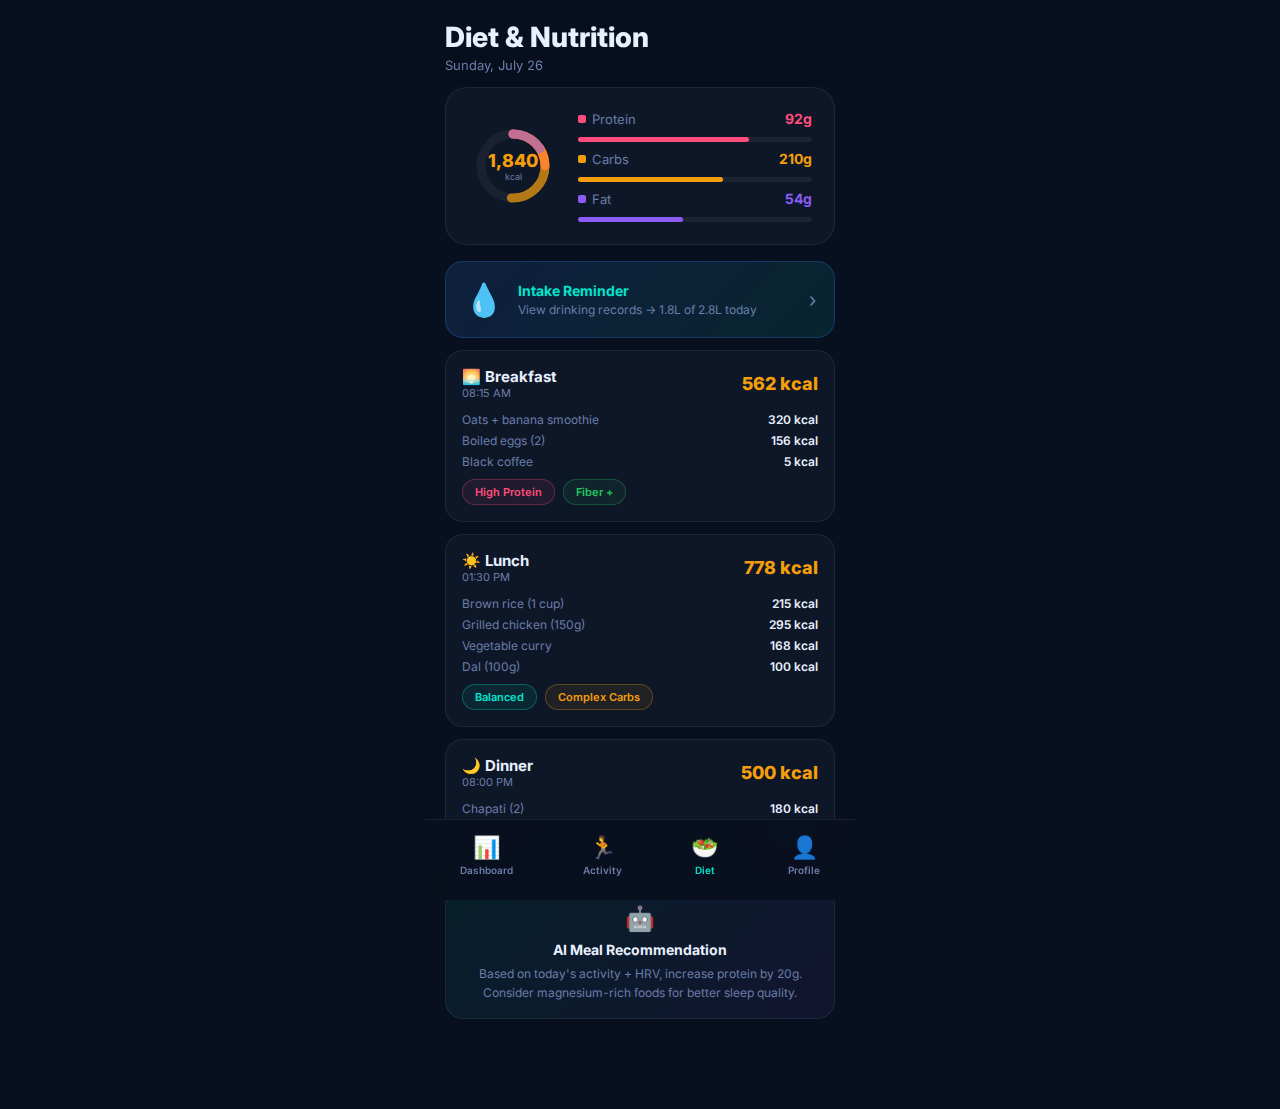
<file: frontend/diet.html>
<!DOCTYPE html>
<html lang="en">

<head>
    <meta charset="UTF-8">
    <meta name="viewport" content="width=device-width,initial-scale=1.0,maximum-scale=1.0">
    <title>BioRhythm X — Diet & Nutrition</title>
    <link href="https://fonts.googleapis.com/css2?family=Inter:wght@400;500;600;700;800;900&display=swap"
        rel="stylesheet">
    <style>
        * {
            margin: 0;
            padding: 0;
            box-sizing: border-box
        }

        :root {
            --bg: #080F1E;
            --card: #0E1728;
            --card2: #131E30;
            --teal: #00E5CC;
            --pink: #FF4C7A;
            --purple: #8B5CF6;
            --orange: #F59E0B;
            --green: #22C55E;
            --text: #E8F0FE;
            --muted: #6B7DA8;
            --border: rgba(255, 255, 255, 0.07)
        }

        body {
            font-family: 'Inter', sans-serif;
            background: var(--bg);
            color: var(--text);
            max-width: 430px;
            margin: 0 auto;
            padding-bottom: 90px;
            min-height: 100vh
        }

        .header {
            padding: 20px 20px 14px;
            background: rgba(8, 15, 30, 0.92);
            backdrop-filter: blur(20px);
            position: sticky;
            top: 0;
            z-index: 50
        }

        .header h1 {
            font-size: 28px;
            font-weight: 800
        }

        .header p {
            font-size: 13px;
            color: var(--muted);
            margin-top: 3px
        }

        .scroll {
            padding: 0 20px
        }

        /* Macro donut summary */
        .macro-card {
            background: var(--card);
            border: 1px solid var(--border);
            border-radius: 22px;
            padding: 22px;
            margin-bottom: 16px;
            display: flex;
            align-items: center;
            gap: 20px
        }

        .donut-wrap {
            position: relative;
            width: 90px;
            height: 90px;
            flex-shrink: 0
        }

        .donut-center {
            position: absolute;
            top: 50%;
            left: 50%;
            transform: translate(-50%, -50%);
            text-align: center
        }

        .donut-center span {
            font-size: 18px;
            font-weight: 800;
            color: var(--orange)
        }

        .donut-center label {
            font-size: 9px;
            color: var(--muted);
            display: block
        }

        .macros {
            flex: 1
        }

        .macro-row {
            display: flex;
            justify-content: space-between;
            align-items: center;
            margin-bottom: 10px
        }

        .macro-label {
            font-size: 13px;
            color: var(--muted);
            display: flex;
            align-items: center;
            gap: 6px
        }

        .mac-dot {
            width: 8px;
            height: 8px;
            border-radius: 2px
        }

        .macro-val {
            font-size: 14px;
            font-weight: 700
        }

        .macro-bar {
            height: 5px;
            border-radius: 3px;
            background: rgba(255, 255, 255, 0.06);
            margin-top: 3px
        }

        .macro-fill {
            height: 100%;
            border-radius: 3px;
            transition: width 1.5s ease
        }

        /* Meal cards */
        .meal-card {
            background: var(--card);
            border: 1px solid var(--border);
            border-radius: 18px;
            padding: 16px;
            margin-bottom: 12px;
            cursor: pointer;
            transition: .2s
        }

        .meal-card:hover {
            transform: scale(1.01)
        }

        .meal-header {
            display: flex;
            justify-content: space-between;
            align-items: center;
            margin-bottom: 12px
        }

        .meal-title {
            font-size: 15px;
            font-weight: 700
        }

        .meal-time {
            font-size: 11px;
            color: var(--muted)
        }

        .meal-kcal {
            font-size: 18px;
            font-weight: 800;
            color: var(--orange)
        }

        .meal-items {
            display: flex;
            flex-direction: column;
            gap: 6px
        }

        .meal-item {
            display: flex;
            justify-content: space-between;
            font-size: 12px
        }

        .meal-item-name {
            color: var(--muted)
        }

        .meal-item-cal {
            color: var(--text);
            font-weight: 600
        }

        /* Water reminder */
        .water-reminder {
            background: linear-gradient(135deg, rgba(59, 130, 246, 0.15), rgba(0, 229, 204, 0.1));
            border: 1px solid rgba(59, 130, 246, 0.25);
            border-radius: 18px;
            padding: 18px;
            margin-bottom: 12px;
            display: flex;
            align-items: center;
            gap: 14px
        }

        /* Nutrient tags */
        .nutrient-tags {
            display: flex;
            flex-wrap: wrap;
            gap: 8px;
            margin-top: 10px
        }

        .ntag {
            padding: 5px 12px;
            border-radius: 20px;
            font-size: 11px;
            font-weight: 600;
            border: 1px solid
        }

        /* Bottom nav */
        .bottom-nav {
            position: fixed;
            bottom: 0;
            left: 50%;
            transform: translateX(-50%);
            width: 100%;
            max-width: 430px;
            background: rgba(8, 15, 30, 0.95);
            backdrop-filter: blur(30px);
            border-top: 1px solid var(--border);
            padding: 10px 0 20px;
            display: flex;
            justify-content: space-around;
            z-index: 100
        }

        .nav-item {
            display: flex;
            flex-direction: column;
            align-items: center;
            gap: 4px;
            text-decoration: none;
            padding: 4px 18px
        }

        .nav-icon {
            font-size: 22px
        }

        .nav-label {
            font-size: 10px;
            color: var(--muted);
            font-weight: 600
        }

        .nav-item.active .nav-label {
            color: var(--teal)
        }
    </style>
</head>

<body>
    <div class="header">
        <h1>Diet & Nutrition</h1>
        <p id="diet-date">Today's intake</p>
    </div>

    <div class="scroll">
        <!-- Macro summary -->
        <div class="macro-card">
            <div class="donut-wrap">
                <svg width="90" height="90" viewBox="0 0 90 90" style="transform:rotate(-90deg)">
                    <circle cx="45" cy="45" r="32" fill="none" stroke="rgba(255,255,255,0.05)" stroke-width="9" />
                    <!-- Protein -->
                    <circle cx="45" cy="45" r="32" fill="none" stroke="#FF4C7A" stroke-width="9" stroke-linecap="round"
                        stroke-dasharray="201" stroke-dashoffset="151" />
                    <!-- Carbs -->
                    <circle cx="45" cy="45" r="32" fill="none" stroke="#F59E0B" stroke-width="9" stroke-linecap="round"
                        stroke-dasharray="201" stroke-dashoffset="99" opacity="0.7" />
                    <!-- Fat -->
                    <circle cx="45" cy="45" r="32" fill="none" stroke="#8B5CF6" stroke-width="9" stroke-linecap="round"
                        stroke-dasharray="201" stroke-dashoffset="169" opacity="0.5" />
                </svg>
                <div class="donut-center"><span>1,840</span><label>kcal</label></div>
            </div>
            <div class="macros">
                <div class="macro-row">
                    <div class="macro-label">
                        <div class="mac-dot" style="background:#FF4C7A"></div>Protein
                    </div>
                    <div class="macro-val" style="color:#FF4C7A">92g</div>
                </div>
                <div class="macro-bar">
                    <div class="macro-fill" style="width:73%;background:#FF4C7A"></div>
                </div>
                <div class="macro-row" style="margin-top:8px">
                    <div class="macro-label">
                        <div class="mac-dot" style="background:#F59E0B"></div>Carbs
                    </div>
                    <div class="macro-val" style="color:#F59E0B">210g</div>
                </div>
                <div class="macro-bar">
                    <div class="macro-fill" style="width:62%;background:#F59E0B"></div>
                </div>
                <div class="macro-row" style="margin-top:8px">
                    <div class="macro-label">
                        <div class="mac-dot" style="background:#8B5CF6"></div>Fat
                    </div>
                    <div class="macro-val" style="color:#8B5CF6">54g</div>
                </div>
                <div class="macro-bar">
                    <div class="macro-fill" style="width:45%;background:#8B5CF6"></div>
                </div>
            </div>
        </div>

        <!-- Water reminder -->
        <div class="water-reminder">
            <div style="font-size:32px">💧</div>
            <div>
                <div style="font-size:14px;font-weight:700;color:var(--teal)">Intake Reminder</div>
                <div style="font-size:12px;color:var(--muted);margin-top:3px">View drinking records → 1.8L of 2.8L today
                </div>
            </div>
            <div style="font-size:20px;color:var(--muted);margin-left:auto">›</div>
        </div>

        <!-- Meals -->
        <div class="meal-card">
            <div class="meal-header">
                <div>
                    <div class="meal-title">🌅 Breakfast</div>
                    <div class="meal-time">08:15 AM</div>
                </div>
                <div class="meal-kcal">562 kcal</div>
            </div>
            <div class="meal-items">
                <div class="meal-item"><span class="meal-item-name">Oats + banana smoothie</span><span
                        class="meal-item-cal">320 kcal</span></div>
                <div class="meal-item"><span class="meal-item-name">Boiled eggs (2)</span><span
                        class="meal-item-cal">156 kcal</span></div>
                <div class="meal-item"><span class="meal-item-name">Black coffee</span><span class="meal-item-cal">5
                        kcal</span></div>
            </div>
            <div class="nutrient-tags">
                <div class="ntag"
                    style="color:#FF4C7A;border-color:rgba(255,76,122,0.3);background:rgba(255,76,122,0.08)">High
                    Protein</div>
                <div class="ntag"
                    style="color:#22C55E;border-color:rgba(34,197,94,0.3);background:rgba(34,197,94,0.08)">Fiber +</div>
            </div>
        </div>

        <div class="meal-card">
            <div class="meal-header">
                <div>
                    <div class="meal-title">☀️ Lunch</div>
                    <div class="meal-time">01:30 PM</div>
                </div>
                <div class="meal-kcal">778 kcal</div>
            </div>
            <div class="meal-items">
                <div class="meal-item"><span class="meal-item-name">Brown rice (1 cup)</span><span
                        class="meal-item-cal">215 kcal</span></div>
                <div class="meal-item"><span class="meal-item-name">Grilled chicken (150g)</span><span
                        class="meal-item-cal">295 kcal</span></div>
                <div class="meal-item"><span class="meal-item-name">Vegetable curry</span><span
                        class="meal-item-cal">168 kcal</span></div>
                <div class="meal-item"><span class="meal-item-name">Dal (100g)</span><span class="meal-item-cal">100
                        kcal</span></div>
            </div>
            <div class="nutrient-tags">
                <div class="ntag"
                    style="color:#00E5CC;border-color:rgba(0,229,204,0.3);background:rgba(0,229,204,0.08)">Balanced
                </div>
                <div class="ntag"
                    style="color:#F59E0B;border-color:rgba(245,158,11,0.3);background:rgba(245,158,11,0.08)">Complex
                    Carbs</div>
            </div>
        </div>

        <div class="meal-card">
            <div class="meal-header">
                <div>
                    <div class="meal-title">🌙 Dinner</div>
                    <div class="meal-time">08:00 PM</div>
                </div>
                <div class="meal-kcal">500 kcal</div>
            </div>
            <div class="meal-items">
                <div class="meal-item"><span class="meal-item-name">Chapati (2)</span><span class="meal-item-cal">180
                        kcal</span></div>
                <div class="meal-item"><span class="meal-item-name">Paneer sabzi</span><span class="meal-item-cal">220
                        kcal</span></div>
                <div class="meal-item"><span class="meal-item-name">Mixed salad</span><span class="meal-item-cal">60
                        kcal</span></div>
            </div>
        </div>

        <div
            style="background:linear-gradient(135deg,rgba(0,229,204,0.08),rgba(139,92,246,0.08));border:1px solid var(--border);border-radius:18px;padding:16px;text-align:center">
            <div style="font-size:24px;margin-bottom:8px">🤖</div>
            <div style="font-size:14px;font-weight:700;margin-bottom:6px">AI Meal Recommendation</div>
            <div style="font-size:12px;color:var(--muted);line-height:1.6">Based on today's activity + HRV, increase
                protein by 20g. Consider magnesium-rich foods for better sleep quality.</div>
        </div>
    </div>

    <div class="bottom-nav">
        <a class="nav-item" href="dashboard.html">
            <div class="nav-icon">📊</div>
            <div class="nav-label">Dashboard</div>
        </a>
        <a class="nav-item" href="activity.html">
            <div class="nav-icon">🏃</div>
            <div class="nav-label">Activity</div>
        </a>
        <a class="nav-item active" href="diet.html">
            <div class="nav-icon">🥗</div>
            <div class="nav-label">Diet</div>
        </a>
        <a class="nav-item" href="profile.html">
            <div class="nav-icon">👤</div>
            <div class="nav-label">Profile</div>
        </a>
    </div>
    <script>
        document.getElementById('diet-date').textContent = new Date().toLocaleDateString('en-US', { weekday: 'long', month: 'long', day: 'numeric' });
    </script>
</body>

</html>
</file>
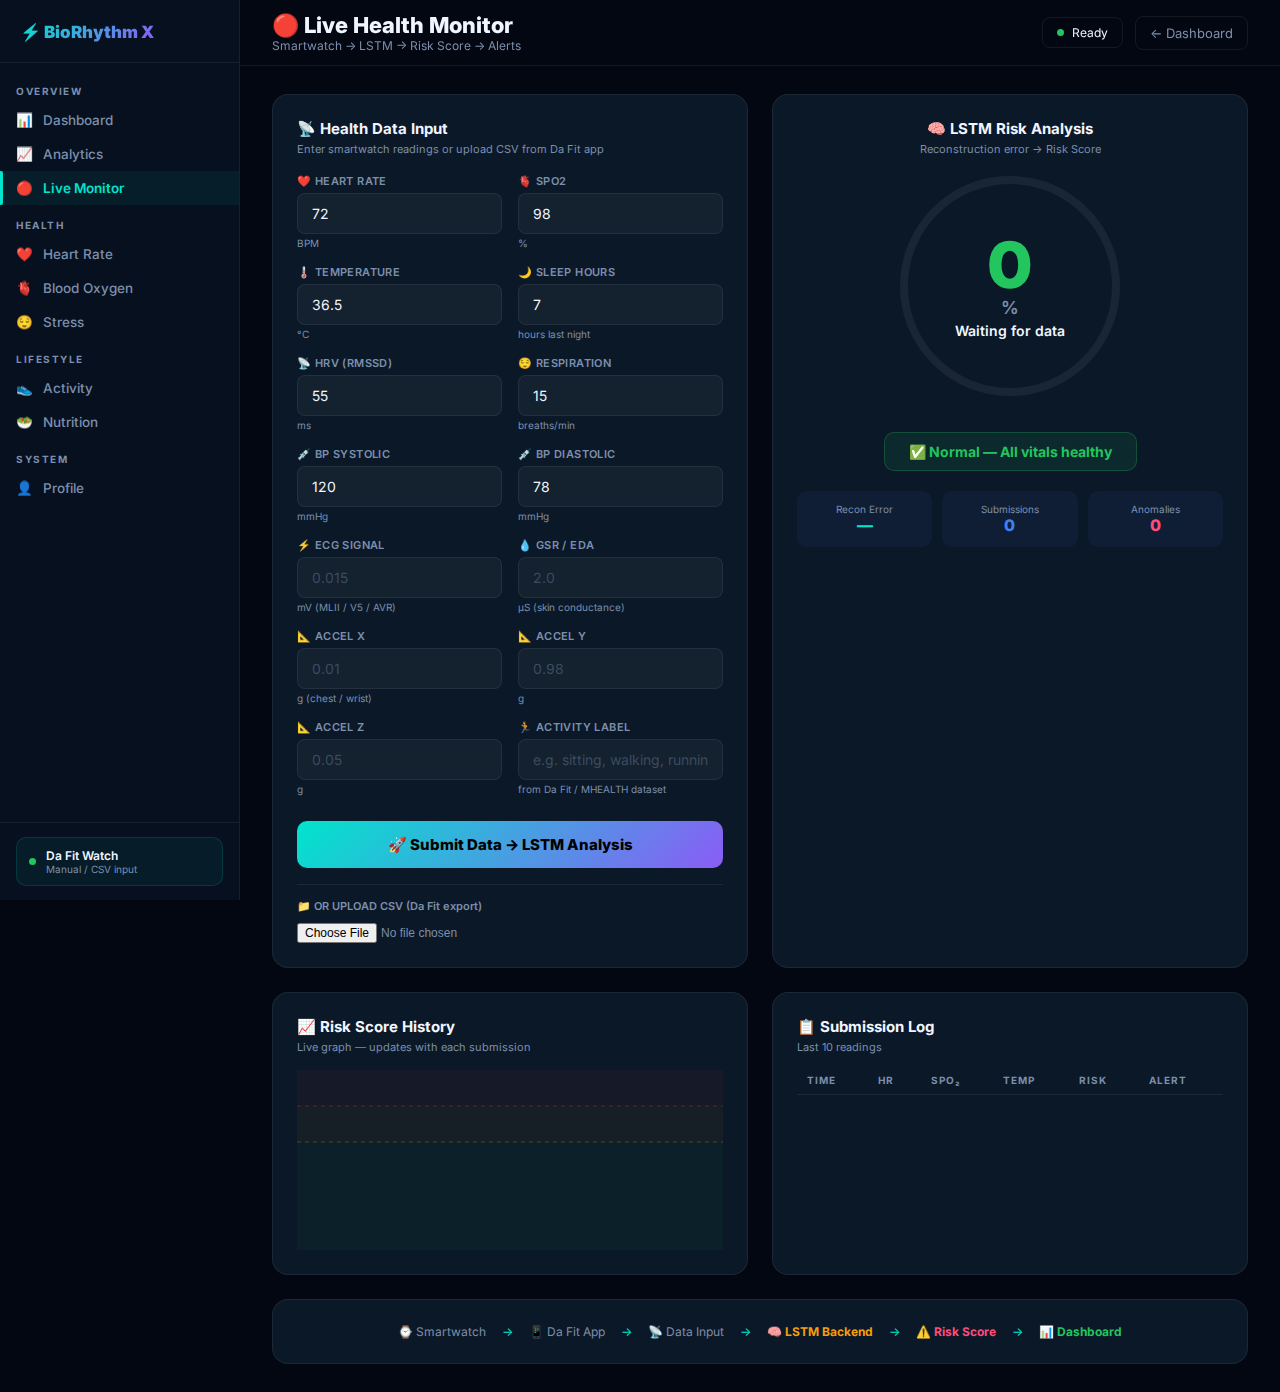
<file: frontend/live.html>
<!DOCTYPE html>
<html lang="en">

<head>
    <meta charset="UTF-8">
    <meta name="viewport" content="width=device-width, initial-scale=1.0">
    <title>BioRhythm X — Live Health Monitor</title>
    <link href="https://fonts.googleapis.com/css2?family=Inter:wght@400;500;600;700;800;900&display=swap"
        rel="stylesheet">
    <style>
        * {
            margin: 0;
            padding: 0;
            box-sizing: border-box
        }

        :root {
            --bg: #030712;
            --sidebar: #07101F;
            --card: #0B1827;
            --card2: #0F1E35;
            --teal: #00E5CC;
            --pink: #FF4C7A;
            --purple: #8B5CF6;
            --blue: #3B82F6;
            --orange: #F59E0B;
            --green: #22C55E;
            --red: #EF4444;
            --text: #F0F6FF;
            --muted: #7C8FAC;
            --border: rgba(255, 255, 255, 0.07)
        }

        body {
            font-family: 'Inter', sans-serif;
            background: var(--bg);
            color: var(--text);
            min-height: 100vh;
            display: flex
        }

        /* Sidebar */
        .sidebar {
            width: 240px;
            background: var(--sidebar);
            border-right: 1px solid var(--border);
            position: fixed;
            top: 0;
            left: 0;
            height: 100vh;
            padding: 0;
            display: flex;
            flex-direction: column
        }

        .sb-logo {
            padding: 22px 20px 20px;
            border-bottom: 1px solid var(--border);
            font-size: 17px;
            font-weight: 900
        }

        .sb-logo a {
            background: linear-gradient(135deg, var(--teal), var(--purple));
            -webkit-background-clip: text;
            -webkit-text-fill-color: transparent;
            text-decoration: none
        }

        .sb-section {
            padding: 8px 0;
            flex: 1
        }

        .sb-label {
            font-size: 10px;
            font-weight: 700;
            letter-spacing: 1.5px;
            color: var(--muted);
            padding: 14px 16px 6px;
            text-transform: uppercase
        }

        .sb-item {
            display: flex;
            align-items: center;
            gap: 10px;
            padding: 9px 16px;
            font-size: 13.5px;
            font-weight: 500;
            color: var(--muted);
            text-decoration: none;
            position: relative;
            transition: .15s
        }

        .sb-item:hover {
            background: rgba(255, 255, 255, .03);
            color: var(--text)
        }

        .sb-item.active {
            background: rgba(0, 229, 204, .07);
            color: var(--teal);
            font-weight: 600
        }

        .sb-item.active::before {
            content: '';
            position: absolute;
            left: 0;
            top: 0;
            bottom: 0;
            width: 3px;
            background: var(--teal);
            border-radius: 0 2px 2px 0
        }

        .sb-bottom {
            border-top: 1px solid var(--border);
            padding: 14px 16px
        }

        .sb-device {
            display: flex;
            align-items: center;
            gap: 10px;
            background: rgba(0, 229, 204, .06);
            border: 1px solid rgba(0, 229, 204, .15);
            border-radius: 10px;
            padding: 10px 12px
        }

        .dev-dot {
            width: 7px;
            height: 7px;
            background: var(--green);
            border-radius: 50%;
            animation: pulse 1.2s infinite
        }

        @keyframes pulse {

            0%,
            100% {
                box-shadow: 0 0 0 0 rgba(34, 197, 94, .5)
            }

            70% {
                box-shadow: 0 0 0 5px rgba(34, 197, 94, 0)
            }
        }

        /* Main */
        .main {
            margin-left: 240px;
            flex: 1;
            padding: 0
        }

        .topbar {
            height: 66px;
            display: flex;
            align-items: center;
            justify-content: space-between;
            padding: 0 32px;
            border-bottom: 1px solid var(--border);
            position: sticky;
            top: 0;
            z-index: 40;
            background: rgba(3, 7, 18, .85);
            backdrop-filter: blur(20px)
        }

        .topbar h2 {
            font-size: 22px;
            font-weight: 800
        }

        .topbar p {
            font-size: 12px;
            color: var(--muted)
        }

        .content {
            padding: 28px 32px;
            max-width: 1400px
        }

        /* Layout */
        .grid-2 {
            display: grid;
            grid-template-columns: 1fr 1fr;
            gap: 24px;
            margin-bottom: 24px
        }

        .grid-3 {
            display: grid;
            grid-template-columns: 1fr 1fr 1fr;
            gap: 20px;
            margin-bottom: 24px
        }

        @media(max-width:1100px) {

            .grid-2,
            .grid-3 {
                grid-template-columns: 1fr
            }
        }

        /* Cards */
        .card {
            background: var(--card);
            border: 1px solid var(--border);
            border-radius: 16px;
            padding: 24px;
            position: relative;
            overflow: hidden
        }

        .card-title {
            font-size: 15px;
            font-weight: 700;
            margin-bottom: 4px
        }

        .card-sub {
            font-size: 11px;
            color: var(--muted)
        }

        /* INPUT FORM */
        .form-grid {
            display: grid;
            grid-template-columns: 1fr 1fr;
            gap: 16px;
            margin-top: 18px
        }

        .field label {
            display: block;
            font-size: 11px;
            font-weight: 600;
            color: var(--muted);
            margin-bottom: 5px;
            letter-spacing: .4px;
            text-transform: uppercase
        }

        .field input {
            width: 100%;
            padding: 11px 14px;
            background: rgba(255, 255, 255, .04);
            border: 1px solid var(--border);
            border-radius: 8px;
            color: var(--text);
            font-size: 14px;
            font-family: inherit;
            outline: none;
            transition: .2s
        }

        .field input:focus {
            border-color: var(--teal);
            box-shadow: 0 0 0 3px rgba(0, 229, 204, .1)
        }

        .field input::placeholder {
            color: rgba(124, 143, 172, .4)
        }

        .field .unit {
            font-size: 10px;
            color: var(--muted);
            margin-top: 3px
        }

        .btn-submit {
            width: 100%;
            padding: 14px;
            background: linear-gradient(135deg, var(--teal), var(--purple));
            color: #000;
            font-size: 15px;
            font-weight: 800;
            border: none;
            border-radius: 10px;
            cursor: pointer;
            transition: .2s;
            font-family: inherit;
            margin-top: 10px;
            grid-column: 1/-1
        }

        .btn-submit:hover {
            opacity: .9;
            transform: translateY(-1px);
            box-shadow: 0 6px 24px rgba(0, 229, 204, .3)
        }

        .btn-submit:disabled {
            opacity: .5;
            cursor: not-allowed;
            transform: none
        }

        /* RISK GAUGE */
        .gauge-container {
            display: flex;
            flex-direction: column;
            align-items: center;
            justify-content: center;
            padding: 20px 0
        }

        .gauge-ring {
            width: 220px;
            height: 220px;
            border-radius: 50%;
            position: relative;
            display: flex;
            align-items: center;
            justify-content: center
        }

        .gauge-ring::before {
            content: '';
            position: absolute;
            inset: 8px;
            border-radius: 50%;
            background: var(--card)
        }

        .gauge-value {
            position: relative;
            z-index: 1;
            text-align: center
        }

        .gauge-num {
            font-size: 64px;
            font-weight: 900;
            line-height: 1
        }

        .gauge-pct {
            font-size: 18px;
            font-weight: 600;
            color: var(--muted)
        }

        .gauge-label {
            font-size: 14px;
            font-weight: 600;
            margin-top: 4px
        }

        /* Alert badge */
        .alert-badge {
            display: inline-flex;
            align-items: center;
            gap: 8px;
            padding: 10px 24px;
            border-radius: 10px;
            font-size: 14px;
            font-weight: 700;
            margin-top: 16px
        }

        .alert-normal {
            background: rgba(34, 197, 94, .1);
            border: 1px solid rgba(34, 197, 94, .25);
            color: var(--green)
        }

        .alert-warning {
            background: rgba(245, 158, 11, .1);
            border: 1px solid rgba(245, 158, 11, .25);
            color: var(--orange)
        }

        .alert-critical {
            background: rgba(239, 68, 68, .12);
            border: 1px solid rgba(239, 68, 68, .3);
            color: var(--red);
            animation: flash .6s ease infinite
        }

        @keyframes flash {

            0%,
            100% {
                opacity: 1
            }

            50% {
                opacity: .7
            }
        }

        /* Risk History Chart */
        .chart-box {
            height: 180px;
            margin-top: 16px
        }

        .chart-box canvas {
            width: 100% !important;
            height: 100% !important
        }

        .chart-labels {
            display: flex;
            justify-content: space-between;
            font-size: 10px;
            color: var(--muted);
            margin-top: 4px
        }

        /* Log Table */
        .log-table {
            width: 100%;
            border-collapse: collapse;
            font-size: 12px;
            margin-top: 12px
        }

        .log-table th {
            text-align: left;
            padding: 8px 10px;
            font-size: 10px;
            font-weight: 700;
            color: var(--muted);
            letter-spacing: 1px;
            text-transform: uppercase;
            border-bottom: 1px solid var(--border)
        }

        .log-table td {
            padding: 8px 10px;
            border-bottom: 1px solid rgba(255, 255, 255, .03)
        }

        .log-table tr:hover td {
            background: rgba(255, 255, 255, .02)
        }

        .sev {
            padding: 3px 10px;
            border-radius: 6px;
            font-size: 10px;
            font-weight: 700
        }

        /* Connection status */
        .conn-status {
            display: flex;
            align-items: center;
            gap: 8px;
            font-size: 12px;
            padding: 7px 14px;
            border-radius: 8px;
            border: 1px solid var(--border)
        }

        /* Audio alert */
        .hidden {
            display: none
        }
    </style>
</head>

<body>

    <aside class="sidebar">
        <div class="sb-logo"><a href="index.html">⚡ BioRhythm X</a></div>
        <div class="sb-section">
            <div class="sb-label">Overview</div>
            <a class="sb-item" href="dashboard.html"><span>📊</span> Dashboard</a>
            <a class="sb-item" href="analytics.html"><span>📈</span> Analytics</a>
            <a class="sb-item active" href="live.html"><span>🔴</span> Live Monitor</a>
            <div class="sb-label">Health</div>
            <a class="sb-item" href="dashboard.html"><span>❤️</span> Heart Rate</a>
            <a class="sb-item" href="dashboard.html"><span>🫀</span> Blood Oxygen</a>
            <a class="sb-item" href="dashboard.html"><span>😌</span> Stress</a>
            <div class="sb-label">Lifestyle</div>
            <a class="sb-item" href="activity.html"><span>👟</span> Activity</a>
            <a class="sb-item" href="diet.html"><span>🥗</span> Nutrition</a>
            <div class="sb-label">System</div>
            <a class="sb-item" href="profile.html"><span>👤</span> Profile</a>
        </div>
        <div class="sb-bottom">
            <div class="sb-device">
                <div class="dev-dot"></div>
                <div>
                    <div style="font-size:12px;font-weight:600">Da Fit Watch</div>
                    <div style="font-size:10px;color:var(--muted)">Manual / CSV input</div>
                </div>
            </div>
        </div>
    </aside>

    <div class="main">
        <div class="topbar">
            <div>
                <h2>🔴 Live Health Monitor</h2>
                <p>Smartwatch → LSTM → Risk Score → Alerts</p>
            </div>
            <div style="display:flex;gap:12px;align-items:center">
                <div class="conn-status" id="conn-status">
                    <div class="dev-dot"></div> <span id="conn-text">Ready</span>
                </div>
                <a href="dashboard.html"
                    style="padding:8px 14px;border:1px solid var(--border);border-radius:8px;color:var(--muted);text-decoration:none;font-size:13px">←
                    Dashboard</a>
            </div>
        </div>

        <div class="content">
            <div class="grid-2">

                <!-- INPUT FORM -->
                <div class="card">
                    <div class="card-title">📡 Health Data Input</div>
                    <div class="card-sub">Enter smartwatch readings or upload CSV from Da Fit app</div>

                    <form id="health-form" onsubmit="submitData(event)">
                        <div class="form-grid">
                            <div class="field">
                                <label>❤️ Heart Rate</label>
                                <input type="number" id="in-hr" placeholder="72" value="72" step="1" min="30" max="220">
                                <div class="unit">BPM</div>
                            </div>
                            <div class="field">
                                <label>🫀 SpO2</label>
                                <input type="number" id="in-spo2" placeholder="98" value="98" step="0.1" min="70"
                                    max="100">
                                <div class="unit">%</div>
                            </div>
                            <div class="field">
                                <label>🌡️ Temperature</label>
                                <input type="number" id="in-temp" placeholder="36.5" value="36.5" step="0.1" min="33"
                                    max="42">
                                <div class="unit">°C</div>
                            </div>
                            <div class="field">
                                <label>🌙 Sleep Hours</label>
                                <input type="number" id="in-sleep" placeholder="7" value="7" step="0.5" min="0"
                                    max="14">
                                <div class="unit">hours last night</div>
                            </div>
                            <div class="field">
                                <label>📡 HRV (RMSSD)</label>
                                <input type="number" id="in-hrv" placeholder="55" value="55" step="1" min="5" max="150">
                                <div class="unit">ms</div>
                            </div>
                            <div class="field">
                                <label>😌 Respiration</label>
                                <input type="number" id="in-resp" placeholder="15" value="15" step="1" min="4" max="40">
                                <div class="unit">breaths/min</div>
                            </div>
                            <div class="field">
                                <label>💉 BP Systolic</label>
                                <input type="number" id="in-bps" placeholder="120" value="120" step="1" min="80"
                                    max="200">
                                <div class="unit">mmHg</div>
                            </div>
                            <div class="field">
                                <label>💉 BP Diastolic</label>
                                <input type="number" id="in-bpd" placeholder="78" value="78" step="1" min="50"
                                    max="130">
                                <div class="unit">mmHg</div>
                            </div>
                            <!-- Extra sensors -->
                            <div class="field">
                                <label>⚡ ECG Signal</label>
                                <input type="number" id="in-ecg" placeholder="0.015" value="" step="0.001">
                                <div class="unit">mV (MLII / V5 / AVR)</div>
                            </div>
                            <div class="field">
                                <label>💧 GSR / EDA</label>
                                <input type="number" id="in-gsr" placeholder="2.0" value="" step="0.01">
                                <div class="unit">μS (skin conductance)</div>
                            </div>
                            <div class="field">
                                <label>📐 Accel X</label>
                                <input type="number" id="in-ax" placeholder="0.01" value="" step="0.001">
                                <div class="unit">g (chest / wrist)</div>
                            </div>
                            <div class="field">
                                <label>📐 Accel Y</label>
                                <input type="number" id="in-ay" placeholder="0.98" value="" step="0.001">
                                <div class="unit">g</div>
                            </div>
                            <div class="field">
                                <label>📐 Accel Z</label>
                                <input type="number" id="in-az" placeholder="0.05" value="" step="0.001">
                                <div class="unit">g</div>
                            </div>
                            <div class="field">
                                <label>🏃 Activity Label</label>
                                <input type="text" id="in-activity" placeholder="e.g. sitting, walking, running">
                                <div class="unit">from Da Fit / MHEALTH dataset</div>
                            </div>
                            <button type="submit" class="btn-submit" id="btn-submit">🚀 Submit Data → LSTM
                                Analysis</button>
                        </div>
                    </form>


                    <div style="margin-top:16px;padding-top:14px;border-top:1px solid var(--border)">
                        <div style="font-size:11px;color:var(--muted);font-weight:600;margin-bottom:8px">📁 OR UPLOAD
                            CSV (Da Fit export)</div>
                        <input type="file" id="csv-upload" accept=".csv" style="font-size:12px;color:var(--muted)"
                            onchange="uploadCSV(event)">
                    </div>
                </div>

                <!-- RISK GAUGE -->
                <div class="card" style="display:flex;flex-direction:column;align-items:center">
                    <div class="card-title" style="text-align:center">🧠 LSTM Risk Analysis</div>
                    <div class="card-sub" style="text-align:center">Reconstruction error → Risk Score</div>

                    <div class="gauge-container">
                        <div class="gauge-ring" id="gauge-ring"
                            style="background:conic-gradient(var(--green) 0deg, var(--green) 0deg, rgba(255,255,255,.06) 0deg)">
                            <div class="gauge-value">
                                <div class="gauge-num" id="risk-num" style="color:var(--green)">0</div>
                                <div class="gauge-pct">%</div>
                                <div class="gauge-label" id="risk-label">Waiting for data</div>
                            </div>
                        </div>
                    </div>

                    <div class="alert-badge alert-normal" id="alert-badge">✅ Normal — All vitals healthy</div>

                    <!-- Twilio call notification -->
                    <div id="call-banner"
                        style="display:none;margin-top:10px;padding:10px 16px;border-radius:10px;background:rgba(239,68,68,.1);border:1px solid rgba(239,68,68,.3);font-size:12px;font-weight:600;color:#EF4444;width:100%;text-align:center;">
                    </div>

                    <div style="display:grid;grid-template-columns:1fr 1fr 1fr;gap:10px;width:100%;margin-top:20px">
                        <div style="background:var(--card2);border-radius:10px;padding:12px;text-align:center">
                            <div style="font-size:10px;color:var(--muted)">Recon Error</div>
                            <div style="font-size:16px;font-weight:800;color:var(--teal)" id="recon-err">—</div>
                        </div>
                        <div style="background:var(--card2);border-radius:10px;padding:12px;text-align:center">
                            <div style="font-size:10px;color:var(--muted)">Submissions</div>
                            <div style="font-size:16px;font-weight:800;color:var(--blue)" id="sub-count">0</div>
                        </div>
                        <div style="background:var(--card2);border-radius:10px;padding:12px;text-align:center">
                            <div style="font-size:10px;color:var(--muted)">Anomalies</div>
                            <div style="font-size:16px;font-weight:800;color:var(--pink)" id="anomaly-count">0</div>
                        </div>
                    </div>
                </div>
            </div>

            <!-- BOTTOM: Chart + Log -->
            <div class="grid-2">
                <div class="card">
                    <div class="card-title">📈 Risk Score History</div>
                    <div class="card-sub">Live graph — updates with each submission</div>
                    <div class="chart-box"><canvas id="risk-chart"></canvas></div>
                </div>
                <div class="card">
                    <div class="card-title">📋 Submission Log</div>
                    <div class="card-sub">Last 10 readings</div>
                    <div style="max-height:220px;overflow-y:auto">
                        <table class="log-table">
                            <thead>
                                <tr>
                                    <th>Time</th>
                                    <th>HR</th>
                                    <th>SpO₂</th>
                                    <th>Temp</th>
                                    <th>Risk</th>
                                    <th>Alert</th>
                                </tr>
                            </thead>
                            <tbody id="log-body"></tbody>
                        </table>
                    </div>
                </div>
            </div>

            <!-- Architecture banner -->
            <div class="card" style="margin-top:0">
                <div
                    style="font-size:12px;color:var(--muted);text-align:center;display:flex;align-items:center;justify-content:center;gap:16px;flex-wrap:wrap">
                    <span>⌚ Smartwatch</span>
                    <span style="color:var(--teal)">→</span>
                    <span>📱 Da Fit App</span>
                    <span style="color:var(--teal)">→</span>
                    <span>📡 Data Input</span>
                    <span style="color:var(--teal)">→</span>
                    <span style="color:var(--orange);font-weight:700">🧠 LSTM Backend</span>
                    <span style="color:var(--teal)">→</span>
                    <span style="color:var(--pink);font-weight:700">⚠️ Risk Score</span>
                    <span style="color:var(--teal)">→</span>
                    <span style="color:var(--green);font-weight:700">📊 Dashboard</span>
                </div>
            </div>
        </div>
    </div>

    <script>
        // ─── State ───────────────────────────────────────────
        let riskHistory = [];
        let submissionCount = 0;
        let anomalyCount = 0;

        // API endpoint — tries risk_server.py (5000) first, then main backend (8000)
        const API_URLS = ['http://localhost:5000/live-data', 'http://localhost:8000/api/live-data'];
        let apiUrl = API_URLS[0];

        // ─── Submit Data ─────────────────────────────────────
        async function submitData(e) {
            e.preventDefault();
            const btn = document.getElementById('btn-submit');
            btn.disabled = true;
            btn.textContent = '⏳ Analyzing...';
            document.getElementById('conn-text').textContent = 'Sending...';

            const data = {
                // Core vitals
                heart_rate: parseFloat(document.getElementById('in-hr').value),
                hr: parseFloat(document.getElementById('in-hr').value),
                spo2: parseFloat(document.getElementById('in-spo2').value),
                temperature: parseFloat(document.getElementById('in-temp').value),
                skin_temp: parseFloat(document.getElementById('in-temp').value),
                sleep_hours: parseFloat(document.getElementById('in-sleep').value),
                hrv_rmssd: parseFloat(document.getElementById('in-hrv').value),
                hrv: parseFloat(document.getElementById('in-hrv').value),
                respiration: parseFloat(document.getElementById('in-resp').value),
                resp: parseFloat(document.getElementById('in-resp').value),
                bp_systolic: parseFloat(document.getElementById('in-bps').value),
                bp_diastolic: parseFloat(document.getElementById('in-bpd').value),
                // Extended sensors
                ecg: parseFloat(document.getElementById('in-ecg').value) || null,
                mlii: parseFloat(document.getElementById('in-ecg').value) || null,
                gsr: parseFloat(document.getElementById('in-gsr').value) || null,
                eda: parseFloat(document.getElementById('in-gsr').value) || null,
                electrodermal: parseFloat(document.getElementById('in-gsr').value) || null,
                accel_x: parseFloat(document.getElementById('in-ax').value) || null,
                accel_y: parseFloat(document.getElementById('in-ay').value) || null,
                accel_z: parseFloat(document.getElementById('in-az').value) || null,
                acceleration_x: parseFloat(document.getElementById('in-ax').value) || null,
                acceleration_y: parseFloat(document.getElementById('in-ay').value) || null,
                acceleration_z: parseFloat(document.getElementById('in-az').value) || null,
                chest_acc_x: parseFloat(document.getElementById('in-ax').value) || null,
                chest_acc_y: parseFloat(document.getElementById('in-ay').value) || null,
                chest_acc_z: parseFloat(document.getElementById('in-az').value) || null,
                activity_label: document.getElementById('in-activity').value || 'unknown',
                activity: document.getElementById('in-activity').value || 'unknown',
            };

            let result;
            try {
                // Try each API URL
                for (const url of API_URLS) {
                    try {
                        const res = await fetch(url, {
                            method: 'POST',
                            headers: { 'Content-Type': 'application/json' },
                            body: JSON.stringify(data),
                        });
                        if (res.ok) {
                            result = await res.json();
                            apiUrl = url;
                            break;
                        }
                    } catch { continue; }
                }

                if (!result) {
                    // Fallback: client-side risk calculation
                    result = clientSideRisk(data);
                }

                updateUI(result, data);
                document.getElementById('conn-text').textContent = 'Connected ✓';
            } catch (err) {
                result = clientSideRisk(data);
                updateUI(result, data);
                document.getElementById('conn-text').textContent = 'Offline (local calc)';
            }

            btn.disabled = false;
            btn.textContent = '🚀 Submit Data → LSTM Analysis';
        }

        // ─── Client-side risk fallback ──────────────────────
        function clientSideRisk(d) {
            let risk = 0;
            if (d.heart_rate > 100) risk += (d.heart_rate - 100) * 1.5;
            if (d.heart_rate < 55) risk += (55 - d.heart_rate) * 1.2;
            if (d.spo2 < 95) risk += (95 - d.spo2) * 8;
            if (d.temperature > 37.5) risk += (d.temperature - 37.5) * 20;
            if (d.temperature < 35.5) risk += (35.5 - d.temperature) * 15;
            if (d.hrv_rmssd < 30) risk += (30 - d.hrv_rmssd) * 0.8;
            if (d.bp_systolic > 140) risk += (d.bp_systolic - 140) * 1.0;
            if (d.heart_rate > 85 && d.hrv_rmssd < 35) risk += 15;
            if (d.temperature > 37.2 && d.heart_rate > 90) risk += 20;
            if (d.spo2 < 95 && d.respiration > 20) risk += 25;
            risk = Math.max(0, Math.min(100, Math.round(risk)));
            return {
                risk_score: risk,
                alert_level: risk < 60 ? 'Normal' : risk < 80 ? 'Warning' : 'Critical',
                reconstruction_error: (risk / 100).toFixed(4),
            };
        }

        // ─── Update UI ──────────────────────────────────────
        function updateUI(result, data) {
            const risk = result.risk_score;
            const level = result.alert_level;

            // Gauge
            const deg = (risk / 100) * 360;
            const color = risk < 60 ? 'var(--green)' : risk < 80 ? 'var(--orange)' : 'var(--red)';
            document.getElementById('gauge-ring').style.background =
                `conic-gradient(${color} 0deg, ${color} ${deg}deg, rgba(255,255,255,.06) ${deg}deg)`;
            document.getElementById('risk-num').textContent = risk;
            document.getElementById('risk-num').style.color = color;
            document.getElementById('risk-label').textContent = level;

            // Alert badge
            const badge = document.getElementById('alert-badge');
            badge.className = 'alert-badge';
            if (level === 'Normal') {
                badge.classList.add('alert-normal');
                badge.innerHTML = '✅ Normal — All vitals healthy';
            } else if (level === 'Warning') {
                badge.classList.add('alert-warning');
                badge.innerHTML = '⚠️ Warning — Risk elevated. Monitor closely.';
            } else {
                badge.classList.add('alert-critical');
                badge.innerHTML = '🚨 CRITICAL — Immediate attention required! 📞 Calling...';
                playAlertSound();
            }

            // Show Twilio call status
            const banner = document.getElementById('call-banner');
            if (level === 'Critical' && result.call_triggered) {
                const cr = result.call_triggered;
                if (cr.success) {
                    banner.style.display = 'block';
                    banner.style.background = 'rgba(34,197,94,.1)';
                    banner.style.borderColor = 'rgba(34,197,94,.3)';
                    banner.style.color = '#22C55E';
                    banner.innerHTML = `📞 TWILIO CALL INITIATED — ${cr.message} (SID: ${cr.call_sid ? cr.call_sid.substr(0, 12) + '…' : '?'})`;
                } else {
                    banner.style.display = 'block';
                    banner.style.background = 'rgba(239,68,68,.1)';
                    banner.style.borderColor = 'rgba(239,68,68,.3)';
                    banner.style.color = '#EF4444';
                    banner.innerHTML = `📞 Call not sent: ${cr.message}`;
                }
                setTimeout(() => { banner.style.display = 'none'; }, 15000);
            } else if (level !== 'Critical') {
                banner.style.display = 'none';
            }

            // Stats
            submissionCount++;
            if (risk >= 60) anomalyCount++;
            document.getElementById('recon-err').textContent = result.reconstruction_error;
            document.getElementById('sub-count').textContent = submissionCount;
            document.getElementById('anomaly-count').textContent = anomalyCount;

            // History
            riskHistory.push(risk);
            if (riskHistory.length > 30) riskHistory.shift();
            drawRiskChart();

            // Log
            addLogRow(data, result);
        }

        // ─── Risk Chart ─────────────────────────────────────
        function drawRiskChart() {
            const c = document.getElementById('risk-chart');
            if (!c) return;
            c.width = c.offsetWidth || 600;
            c.height = c.offsetHeight || 180;
            const ctx = c.getContext('2d');
            const W = c.width, H = c.height;
            ctx.clearRect(0, 0, W, H);

            // Zones
            ctx.fillStyle = 'rgba(34,197,94,0.05)';
            ctx.fillRect(0, H * 0.4, W, H * 0.6);
            ctx.fillStyle = 'rgba(245,158,11,0.05)';
            ctx.fillRect(0, H * 0.2, W, H * 0.2);
            ctx.fillStyle = 'rgba(239,68,68,0.05)';
            ctx.fillRect(0, 0, W, H * 0.2);

            // Threshold lines
            ctx.setLineDash([4, 4]);
            ctx.strokeStyle = 'rgba(245,158,11,0.3)';
            ctx.beginPath();
            ctx.moveTo(0, H * 0.4);
            ctx.lineTo(W, H * 0.4);
            ctx.stroke();
            ctx.strokeStyle = 'rgba(239,68,68,0.3)';
            ctx.beginPath();
            ctx.moveTo(0, H * 0.2);
            ctx.lineTo(W, H * 0.2);
            ctx.stroke();
            ctx.setLineDash([]);

            if (riskHistory.length < 2) return;

            // Line
            const pts = riskHistory.map((v, i) => ({
                x: (i / (riskHistory.length - 1)) * W,
                y: H - (v / 100) * H,
            }));

            ctx.beginPath();
            pts.forEach((p, i) => i ? ctx.lineTo(p.x, p.y) : ctx.moveTo(p.x, p.y));
            ctx.strokeStyle = '#00E5CC';
            ctx.lineWidth = 2.5;
            ctx.lineJoin = 'round';
            ctx.stroke();

            // Fill
            ctx.lineTo(W, H);
            ctx.lineTo(0, H);
            ctx.closePath();
            const g = ctx.createLinearGradient(0, 0, 0, H);
            g.addColorStop(0, '#00E5CC44');
            g.addColorStop(1, '#00E5CC00');
            ctx.fillStyle = g;
            ctx.fill();

            // Dots
            pts.forEach(p => {
                const risk = 100 - (p.y / H * 100);
                ctx.beginPath();
                ctx.arc(p.x, p.y, 4, 0, Math.PI * 2);
                ctx.fillStyle = risk < 60 ? '#22C55E' : risk < 80 ? '#F59E0B' : '#EF4444';
                ctx.fill();
            });
        }

        // ─── Log Table ──────────────────────────────────────
        function addLogRow(data, result) {
            const tbody = document.getElementById('log-body');
            const time = new Date().toLocaleTimeString();
            const color = result.risk_score < 60 ? 'var(--green)' : result.risk_score < 80 ? 'var(--orange)' : 'var(--red)';
            const bgColor = result.risk_score < 60 ? 'rgba(34,197,94,.1)' : result.risk_score < 80 ? 'rgba(245,158,11,.1)' : 'rgba(239,68,68,.1)';
            const row = `<tr>
    <td>${time}</td>
    <td>${data.heart_rate}</td>
    <td>${data.spo2}</td>
    <td>${data.temperature}°C</td>
    <td style="font-weight:700;color:${color}">${result.risk_score}%</td>
    <td><span class="sev" style="background:${bgColor};color:${color}">${result.alert_level}</span></td>
  </tr>`;
            tbody.insertAdjacentHTML('afterbegin', row);
            // Keep last 10
            while (tbody.children.length > 10) tbody.removeChild(tbody.lastChild);
        }

        // ─── CSV Upload ─────────────────────────────────────
        function uploadCSV(e) {
            const file = e.target.files[0];
            if (!file) return;
            const reader = new FileReader();
            reader.onload = function (e) {
                const lines = e.target.result.split('\n');
                if (lines.length < 2) return;
                const headers = lines[0].split(',').map(h => h.trim().toLowerCase());
                for (let i = 1; i < Math.min(lines.length, 20); i++) {
                    const vals = lines[i].split(',');
                    if (vals.length < headers.length) continue;
                    const row = {};
                    headers.forEach((h, j) => row[h] = vals[j]?.trim());
                    const data = {
                        heart_rate: parseFloat(row.heart_rate || row.hr || 72),
                        spo2: parseFloat(row.spo2 || row.blood_oxygen || 98),
                        temperature: parseFloat(row.temperature || row.temp || row.skin_temp || 36.5),
                        skin_temp: parseFloat(row.skin_temp || row.temperature || 36.5),
                        sleep_hours: parseFloat(row.sleep_hours || row.sleep || 7),
                        hrv_rmssd: parseFloat(row.hrv_rmssd || row.hrv || 55),
                        respiration: parseFloat(row.respiration || row.resp || 15),
                        bp_systolic: parseFloat(row.bp_systolic || row.bp_sys || 120),
                        bp_diastolic: parseFloat(row.bp_diastolic || row.bp_dia || 78),
                    };
                    const result = clientSideRisk(data);
                    setTimeout(() => updateUI(result, data), i * 300);
                }
            };
            reader.readAsText(file);
        }

        // ─── Alert Sound ────────────────────────────────────
        function playAlertSound() {
            try {
                const ctx = new AudioContext();
                const osc = ctx.createOscillator();
                const gain = ctx.createGain();
                osc.connect(gain);
                gain.connect(ctx.destination);
                osc.frequency.value = 800;
                gain.gain.value = 0.3;
                osc.start();
                setTimeout(() => { osc.frequency.value = 600; }, 200);
                setTimeout(() => { osc.stop(); ctx.close(); }, 500);
            } catch { }
        }

        window.addEventListener('resize', drawRiskChart);
    </script>
</body>

</html>
</file>
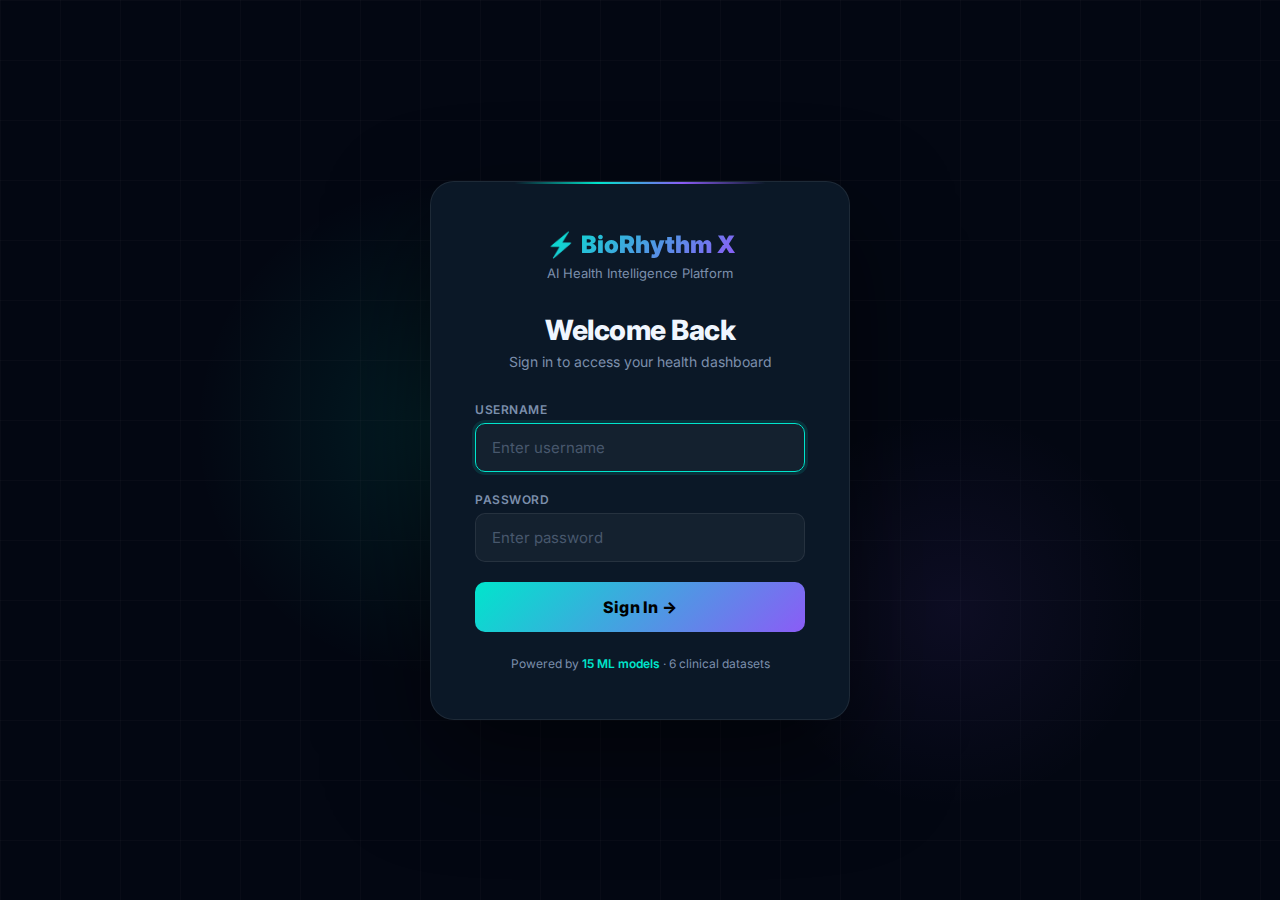
<file: frontend/login.html>
<!DOCTYPE html>
<html lang="en">

<head>
    <meta charset="UTF-8">
    <meta name="viewport" content="width=device-width, initial-scale=1.0">
    <title>BioRhythm X — Login</title>
    <link href="https://fonts.googleapis.com/css2?family=Inter:wght@400;500;600;700;800;900&display=swap"
        rel="stylesheet">
    <style>
        * {
            margin: 0;
            padding: 0;
            box-sizing: border-box
        }

        :root {
            --bg: #030712;
            --card: #0B1827;
            --teal: #00E5CC;
            --purple: #8B5CF6;
            --text: #F0F6FF;
            --muted: #7C8FAC;
            --border: rgba(255, 255, 255, 0.08)
        }

        body {
            font-family: 'Inter', sans-serif;
            background: var(--bg);
            color: var(--text);
            min-height: 100vh;
            display: flex;
            align-items: center;
            justify-content: center;
            overflow: hidden;
            position: relative
        }

        /* Background effects */
        .glow1 {
            position: absolute;
            width: 500px;
            height: 500px;
            background: radial-gradient(circle, rgba(0, 229, 204, 0.1), transparent 70%);
            top: 20%;
            left: 15%;
            pointer-events: none
        }

        .glow2 {
            position: absolute;
            width: 400px;
            height: 400px;
            background: radial-gradient(circle, rgba(139, 92, 246, 0.08), transparent 70%);
            bottom: 10%;
            right: 10%;
            pointer-events: none
        }

        .grid-bg {
            position: absolute;
            inset: 0;
            background-image: linear-gradient(var(--border) 1px, transparent 1px), linear-gradient(90deg, var(--border) 1px, transparent 1px);
            background-size: 60px 60px;
            opacity: .3;
            pointer-events: none
        }

        /* Login card */
        .login-card {
            background: var(--card);
            border: 1px solid var(--border);
            border-radius: 24px;
            padding: 48px 44px;
            width: 420px;
            position: relative;
            z-index: 1;
            box-shadow: 0 40px 100px rgba(0, 0, 0, 0.5)
        }

        .login-card::before {
            content: '';
            position: absolute;
            top: 0;
            left: 50%;
            transform: translateX(-50%);
            width: 60%;
            height: 2px;
            background: linear-gradient(90deg, transparent, var(--teal), var(--purple), transparent);
            border-radius: 2px
        }

        .logo {
            text-align: center;
            margin-bottom: 32px
        }

        .logo span {
            font-size: 24px;
            font-weight: 900;
            background: linear-gradient(135deg, var(--teal), var(--purple));
            -webkit-background-clip: text;
            -webkit-text-fill-color: transparent
        }

        .logo p {
            font-size: 13px;
            color: var(--muted);
            margin-top: 6px
        }

        .welcome {
            text-align: center;
            margin-bottom: 32px
        }

        .welcome h1 {
            font-size: 28px;
            font-weight: 800;
            letter-spacing: -.5px;
            margin-bottom: 6px
        }

        .welcome p {
            font-size: 14px;
            color: var(--muted)
        }

        .field {
            margin-bottom: 20px
        }

        .field label {
            display: block;
            font-size: 12px;
            font-weight: 600;
            color: var(--muted);
            margin-bottom: 6px;
            letter-spacing: .5px;
            text-transform: uppercase
        }

        .field input {
            width: 100%;
            padding: 14px 16px;
            background: rgba(255, 255, 255, 0.04);
            border: 1px solid var(--border);
            border-radius: 10px;
            color: var(--text);
            font-size: 15px;
            font-family: inherit;
            outline: none;
            transition: .2s
        }

        .field input:focus {
            border-color: var(--teal);
            box-shadow: 0 0 0 3px rgba(0, 229, 204, 0.12)
        }

        .field input::placeholder {
            color: rgba(124, 143, 172, 0.5)
        }

        .error {
            display: none;
            background: rgba(239, 68, 68, 0.1);
            border: 1px solid rgba(239, 68, 68, 0.25);
            border-radius: 10px;
            padding: 10px 14px;
            font-size: 13px;
            color: #EF4444;
            margin-bottom: 16px;
            text-align: center;
            animation: shake .4s ease
        }

        @keyframes shake {

            0%,
            100% {
                transform: translateX(0)
            }

            20%,
            60% {
                transform: translateX(-6px)
            }

            40%,
            80% {
                transform: translateX(6px)
            }
        }

        .btn-login {
            width: 100%;
            padding: 15px;
            background: linear-gradient(135deg, var(--teal), var(--purple));
            color: #000;
            font-size: 16px;
            font-weight: 800;
            border: none;
            border-radius: 10px;
            cursor: pointer;
            transition: .2s;
            font-family: inherit;
            letter-spacing: .02em
        }

        .btn-login:hover {
            opacity: .9;
            transform: translateY(-1px);
            box-shadow: 0 8px 30px rgba(0, 229, 204, 0.3)
        }

        .btn-login:active {
            transform: translateY(0)
        }

        .btn-login:disabled {
            opacity: .5;
            cursor: not-allowed;
            transform: none;
            box-shadow: none
        }

        .footer-text {
            text-align: center;
            margin-top: 24px;
            font-size: 12px;
            color: var(--muted)
        }

        .footer-text span {
            color: var(--teal);
            font-weight: 600
        }

        /* Loading spinner */
        .spinner {
            display: none;
            width: 20px;
            height: 20px;
            border: 3px solid rgba(0, 0, 0, 0.2);
            border-top-color: #000;
            border-radius: 50%;
            animation: spin .6s linear infinite;
            margin: 0 auto
        }

        @keyframes spin {
            to {
                transform: rotate(360deg)
            }
        }
    </style>
</head>

<body>

    <div class="glow1"></div>
    <div class="glow2"></div>
    <div class="grid-bg"></div>

    <div class="login-card">
        <div class="logo">
            <span>⚡ BioRhythm X</span>
            <p>AI Health Intelligence Platform</p>
        </div>

        <div class="welcome">
            <h1>Welcome Back</h1>
            <p>Sign in to access your health dashboard</p>
        </div>

        <form id="login-form" onsubmit="handleLogin(event)">
            <div class="field">
                <label>Username</label>
                <input type="text" id="username" placeholder="Enter username" autocomplete="username" autofocus
                    required>
            </div>
            <div class="field">
                <label>Password</label>
                <input type="password" id="password" placeholder="Enter password" autocomplete="current-password"
                    required>
            </div>

            <div class="error" id="error-msg">Invalid username or password. Try again.</div>

            <button type="submit" class="btn-login" id="login-btn">
                <span id="btn-text">Sign In →</span>
                <div class="spinner" id="spinner"></div>
            </button>
        </form>

        <div class="footer-text">Powered by <span>15 ML models</span> · 6 clinical datasets</div>
    </div>

    <script>
        function handleLogin(e) {
            e.preventDefault();
            const user = document.getElementById('username').value.trim();
            const pass = document.getElementById('password').value;
            const err = document.getElementById('error-msg');
            const btn = document.getElementById('login-btn');
            const btnText = document.getElementById('btn-text');
            const spinner = document.getElementById('spinner');

            err.style.display = 'none';

            // Show loading
            btn.disabled = true;
            btnText.style.display = 'none';
            spinner.style.display = 'block';

            setTimeout(() => {
                if (user === 'srikar' && pass === '1234') {
                    sessionStorage.setItem('biorhythm_logged_in', 'true');
                    sessionStorage.setItem('biorhythm_user', 'srikar');
                    window.location.href = 'dashboard.html';
                } else {
                    err.style.display = 'block';
                    btn.disabled = false;
                    btnText.style.display = 'inline';
                    spinner.style.display = 'none';
                    document.getElementById('password').value = '';
                    document.getElementById('password').focus();
                }
            }, 800);
        }
    </script>
</body>

</html>
</file>
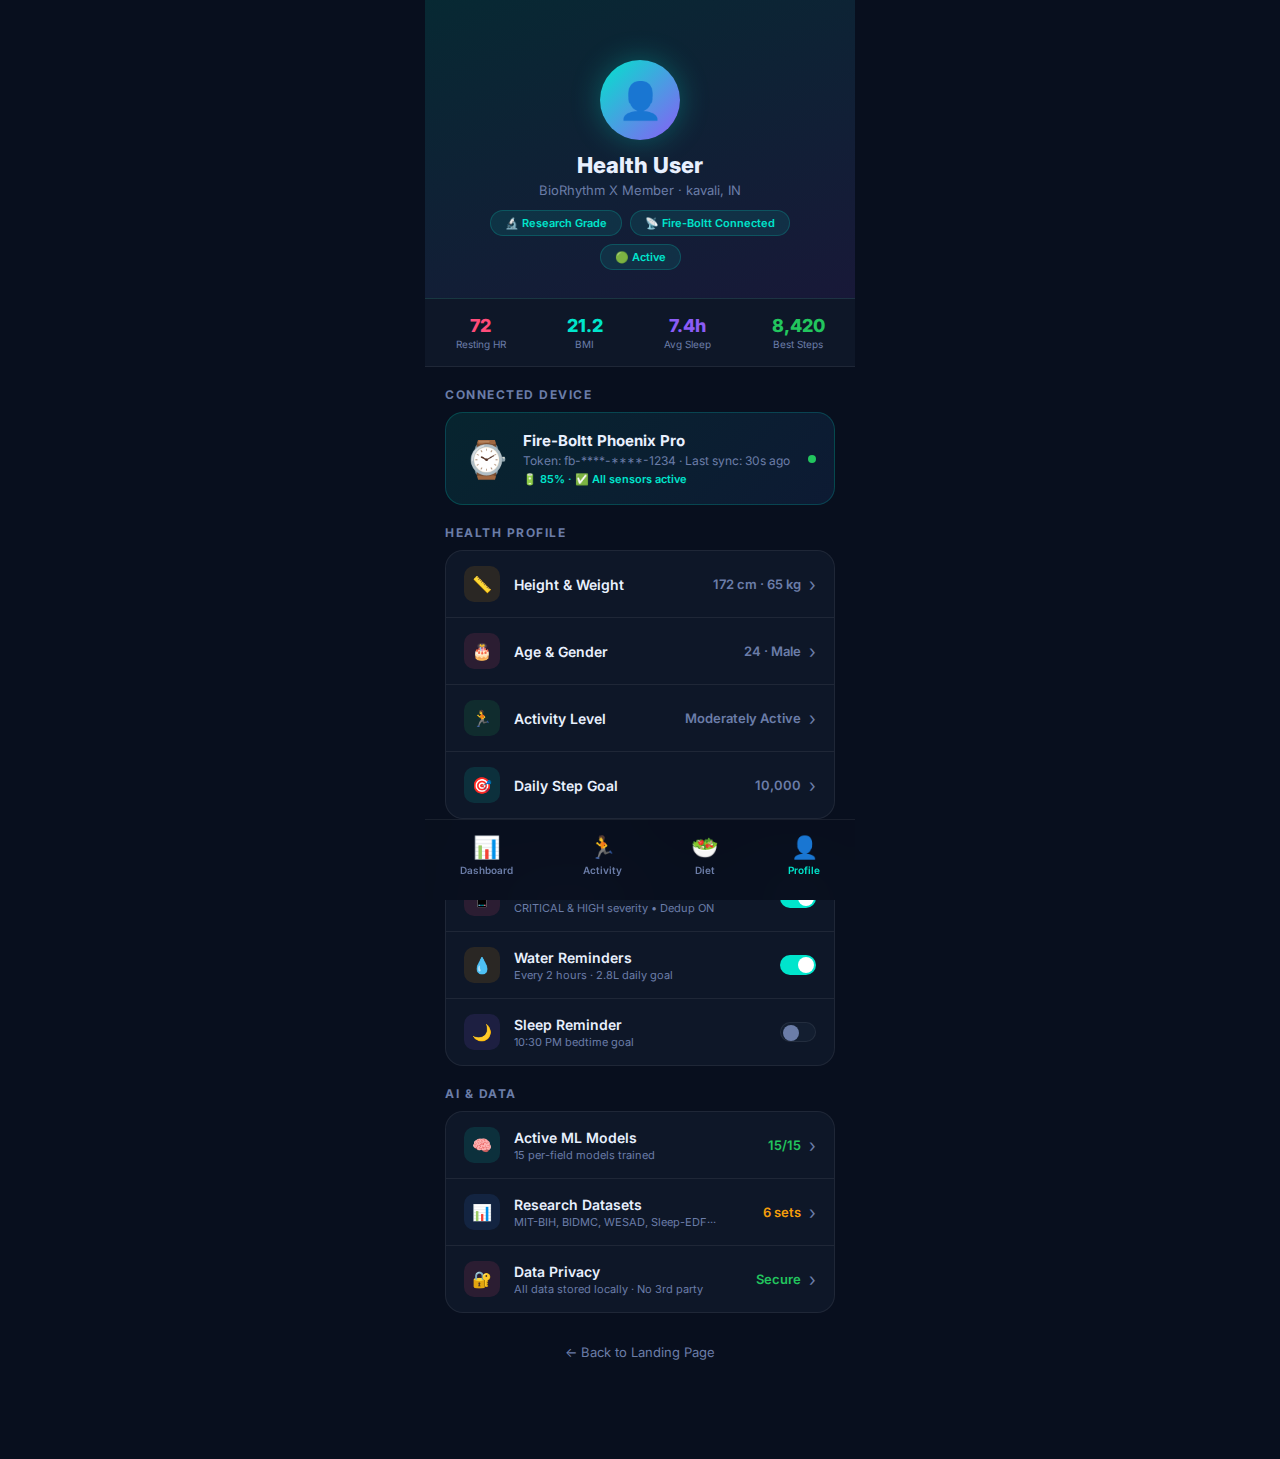
<file: frontend/profile.html>
<!DOCTYPE html>
<html lang="en">

<head>
    <meta charset="UTF-8">
    <meta name="viewport" content="width=device-width,initial-scale=1.0,maximum-scale=1.0">
    <title>BioRhythm X — Profile</title>
    <link href="https://fonts.googleapis.com/css2?family=Inter:wght@400;500;600;700;800;900&display=swap"
        rel="stylesheet">
    <style>
        * {
            margin: 0;
            padding: 0;
            box-sizing: border-box
        }

        :root {
            --bg: #080F1E;
            --card: #0E1728;
            --card2: #131E30;
            --teal: #00E5CC;
            --pink: #FF4C7A;
            --purple: #8B5CF6;
            --orange: #F59E0B;
            --green: #22C55E;
            --text: #E8F0FE;
            --muted: #6B7DA8;
            --border: rgba(255, 255, 255, 0.07)
        }

        body {
            font-family: 'Inter', sans-serif;
            background: var(--bg);
            color: var(--text);
            max-width: 430px;
            margin: 0 auto;
            padding-bottom: 90px;
            min-height: 100vh
        }

        .scroll {
            padding: 0 20px
        }

        /* Avatar section */
        .profile-hero {
            background: linear-gradient(160deg, rgba(0, 229, 204, 0.12), rgba(139, 92, 246, 0.12));
            border-bottom: 1px solid var(--border);
            padding: 60px 24px 28px;
            text-align: center
        }

        .avatar {
            width: 80px;
            height: 80px;
            border-radius: 50%;
            background: linear-gradient(135deg, var(--teal), var(--purple));
            display: flex;
            align-items: center;
            justify-content: center;
            font-size: 36px;
            margin: 0 auto 12px;
            box-shadow: 0 0 30px rgba(0, 229, 204, 0.3)
        }

        .profile-name {
            font-size: 22px;
            font-weight: 800;
            margin-bottom: 4px
        }

        .profile-handle {
            font-size: 13px;
            color: var(--muted)
        }

        .profile-tags {
            display: flex;
            justify-content: center;
            gap: 8px;
            margin-top: 12px;
            flex-wrap: wrap
        }

        .ptag {
            padding: 5px 14px;
            border-radius: 20px;
            font-size: 11px;
            font-weight: 600;
            background: rgba(0, 229, 204, 0.1);
            border: 1px solid rgba(0, 229, 204, 0.2);
            color: var(--teal)
        }

        /* Health summary band */
        .health-band {
            display: flex;
            justify-content: space-around;
            padding: 16px 0;
            background: var(--card);
            border-bottom: 1px solid var(--border)
        }

        .hb-stat {
            text-align: center
        }

        .hb-val {
            font-size: 18px;
            font-weight: 800;
            color: var(--teal)
        }

        .hb-lbl {
            font-size: 10px;
            color: var(--muted);
            margin-top: 2px
        }

        /* Card sections */
        .section-label {
            font-size: 12px;
            font-weight: 700;
            color: var(--muted);
            letter-spacing: 1.5px;
            text-transform: uppercase;
            margin: 20px 0 10px
        }

        .pcard {
            background: var(--card);
            border: 1px solid var(--border);
            border-radius: 18px;
            overflow: hidden;
            margin-bottom: 12px
        }

        .pcard-row {
            display: flex;
            align-items: center;
            padding: 15px 18px;
            cursor: pointer;
            transition: .15s
        }

        .pcard-row:not(:last-child) {
            border-bottom: 1px solid var(--border)
        }

        .pcard-row:hover {
            background: rgba(255, 255, 255, 0.02)
        }

        .pcard-icon {
            width: 36px;
            height: 36px;
            border-radius: 10px;
            display: flex;
            align-items: center;
            justify-content: center;
            font-size: 16px;
            flex-shrink: 0;
            margin-right: 14px
        }

        .pcard-text {
            flex: 1
        }

        .pcard-title {
            font-size: 14px;
            font-weight: 600
        }

        .pcard-sub {
            font-size: 11px;
            color: var(--muted);
            margin-top: 2px
        }

        .pcard-right {
            font-size: 13px;
            font-weight: 600;
            color: var(--muted)
        }

        .pcard-arrow {
            font-size: 18px;
            color: var(--muted);
            margin-left: 8px
        }

        /* Devices */
        .device-card {
            background: linear-gradient(135deg, rgba(0, 229, 204, 0.1), rgba(59, 130, 246, 0.1));
            border: 1px solid rgba(0, 229, 204, 0.2);
            border-radius: 18px;
            padding: 18px;
            margin-bottom: 12px;
            display: flex;
            align-items: center;
            gap: 14px
        }

        .device-icon {
            font-size: 36px
        }

        .device-status {
            width: 8px;
            height: 8px;
            background: var(--green);
            border-radius: 50%;
            flex-shrink: 0
        }

        /* Bottom nav */
        .bottom-nav {
            position: fixed;
            bottom: 0;
            left: 50%;
            transform: translateX(-50%);
            width: 100%;
            max-width: 430px;
            background: rgba(8, 15, 30, 0.95);
            backdrop-filter: blur(30px);
            border-top: 1px solid var(--border);
            padding: 10px 0 20px;
            display: flex;
            justify-content: space-around;
            z-index: 100
        }

        .nav-item {
            display: flex;
            flex-direction: column;
            align-items: center;
            gap: 4px;
            text-decoration: none;
            padding: 4px 18px
        }

        .nav-icon {
            font-size: 22px
        }

        .nav-label {
            font-size: 10px;
            color: var(--muted);
            font-weight: 600
        }

        .nav-item.active .nav-label {
            color: var(--teal)
        }
    </style>
</head>

<body>

    <!-- Profile hero -->
    <div class="profile-hero">
        <div class="avatar">👤</div>
        <div class="profile-name">Health User</div>
        <div class="profile-handle">BioRhythm X Member · kavali, IN</div>
        <div class="profile-tags">
            <div class="ptag">🔬 Research Grade</div>
            <div class="ptag">📡 Fire-Boltt Connected</div>
            <div class="ptag">🟢 Active</div>
        </div>
    </div>

    <!-- Health stats band -->
    <div class="health-band">
        <div class="hb-stat">
            <div class="hb-val" style="color:#FF4C7A">72</div>
            <div class="hb-lbl">Resting HR</div>
        </div>
        <div class="hb-stat">
            <div class="hb-val">21.2</div>
            <div class="hb-lbl">BMI</div>
        </div>
        <div class="hb-stat">
            <div class="hb-val" style="color:#8B5CF6">7.4h</div>
            <div class="hb-lbl">Avg Sleep</div>
        </div>
        <div class="hb-stat">
            <div class="hb-val" style="color:#22C55E">8,420</div>
            <div class="hb-lbl">Best Steps</div>
        </div>
    </div>

    <div class="scroll">
        <!-- Connected device -->
        <div class="section-label">Connected Device</div>
        <div class="device-card">
            <div class="device-icon">⌚</div>
            <div style="flex:1">
                <div style="font-size:15px;font-weight:700">Fire-Boltt Phoenix Pro</div>
                <div style="font-size:12px;color:var(--muted);margin-top:3px">Token: fb-****-****-1234 · Last sync: 30s
                    ago</div>
                <div style="font-size:11px;color:var(--teal);margin-top:4px;font-weight:600">🔋 85% · ✅ All sensors
                    active</div>
            </div>
            <div class="device-status"></div>
        </div>

        <!-- Health profile -->
        <div class="section-label">Health Profile</div>
        <div class="pcard">
            <div class="pcard-row">
                <div class="pcard-icon" style="background:rgba(245,158,11,0.12)">📏</div>
                <div class="pcard-text">
                    <div class="pcard-title">Height & Weight</div>
                </div>
                <div class="pcard-right">172 cm · 65 kg</div>
                <div class="pcard-arrow">›</div>
            </div>
            <div class="pcard-row">
                <div class="pcard-icon" style="background:rgba(255,76,122,0.12)">🎂</div>
                <div class="pcard-text">
                    <div class="pcard-title">Age & Gender</div>
                </div>
                <div class="pcard-right">24 · Male</div>
                <div class="pcard-arrow">›</div>
            </div>
            <div class="pcard-row">
                <div class="pcard-icon" style="background:rgba(34,197,94,0.12)">🏃</div>
                <div class="pcard-text">
                    <div class="pcard-title">Activity Level</div>
                </div>
                <div class="pcard-right">Moderately Active</div>
                <div class="pcard-arrow">›</div>
            </div>
            <div class="pcard-row">
                <div class="pcard-icon" style="background:rgba(0,229,204,0.12)">🎯</div>
                <div class="pcard-text">
                    <div class="pcard-title">Daily Step Goal</div>
                </div>
                <div class="pcard-right">10,000</div>
                <div class="pcard-arrow">›</div>
            </div>
        </div>

        <!-- Alerts -->
        <div class="section-label">Alerts & Notifications</div>
        <div class="pcard">
            <div class="pcard-row">
                <div class="pcard-icon" style="background:rgba(255,76,122,0.12)">📱</div>
                <div class="pcard-text">
                    <div class="pcard-title">WhatsApp Alerts</div>
                    <div class="pcard-sub">CRITICAL & HIGH severity • Dedup ON</div>
                </div>
                <div
                    style="width:36px;height:20px;background:var(--teal);border-radius:10px;position:relative;cursor:pointer">
                    <div
                        style="width:16px;height:16px;background:white;border-radius:50%;position:absolute;right:2px;top:2px">
                    </div>
                </div>
            </div>
            <div class="pcard-row">
                <div class="pcard-icon" style="background:rgba(245,158,11,0.12)">💧</div>
                <div class="pcard-text">
                    <div class="pcard-title">Water Reminders</div>
                    <div class="pcard-sub">Every 2 hours · 2.8L daily goal</div>
                </div>
                <div
                    style="width:36px;height:20px;background:var(--teal);border-radius:10px;position:relative;cursor:pointer">
                    <div
                        style="width:16px;height:16px;background:white;border-radius:50%;position:absolute;right:2px;top:2px">
                    </div>
                </div>
            </div>
            <div class="pcard-row">
                <div class="pcard-icon" style="background:rgba(139,92,246,0.12)">🌙</div>
                <div class="pcard-text">
                    <div class="pcard-title">Sleep Reminder</div>
                    <div class="pcard-sub">10:30 PM bedtime goal</div>
                </div>
                <div
                    style="width:36px;height:20px;background:var(--card2);border:1px solid var(--border);border-radius:10px;position:relative;cursor:pointer">
                    <div
                        style="width:16px;height:16px;background:var(--muted);border-radius:50%;position:absolute;left:2px;top:2px">
                    </div>
                </div>
            </div>
        </div>

        <!-- Data & ML -->
        <div class="section-label">AI & Data</div>
        <div class="pcard">
            <div class="pcard-row">
                <div class="pcard-icon" style="background:rgba(0,229,204,0.12)">🧠</div>
                <div class="pcard-text">
                    <div class="pcard-title">Active ML Models</div>
                    <div class="pcard-sub">15 per-field models trained</div>
                </div>
                <div class="pcard-right" style="color:var(--green)">15/15</div>
                <div class="pcard-arrow">›</div>
            </div>
            <div class="pcard-row">
                <div class="pcard-icon" style="background:rgba(59,130,246,0.12)">📊</div>
                <div class="pcard-text">
                    <div class="pcard-title">Research Datasets</div>
                    <div class="pcard-sub">MIT-BIH, BIDMC, WESAD, Sleep-EDF···</div>
                </div>
                <div class="pcard-right" style="color:var(--orange)">6 sets</div>
                <div class="pcard-arrow">›</div>
            </div>
            <div class="pcard-row">
                <div class="pcard-icon" style="background:rgba(255,76,122,0.12)">🔐</div>
                <div class="pcard-text">
                    <div class="pcard-title">Data Privacy</div>
                    <div class="pcard-sub">All data stored locally · No 3rd party</div>
                </div>
                <div class="pcard-right" style="color:var(--green)">Secure</div>
                <div class="pcard-arrow">›</div>
            </div>
        </div>

        <div style="text-align:center;padding:16px 0 8px">
            <a href="index.html" style="color:var(--muted);font-size:13px;text-decoration:none">← Back to Landing
                Page</a>
        </div>
    </div>

    <div class="bottom-nav">
        <a class="nav-item" href="dashboard.html">
            <div class="nav-icon">📊</div>
            <div class="nav-label">Dashboard</div>
        </a>
        <a class="nav-item" href="activity.html">
            <div class="nav-icon">🏃</div>
            <div class="nav-label">Activity</div>
        </a>
        <a class="nav-item" href="diet.html">
            <div class="nav-icon">🥗</div>
            <div class="nav-label">Diet</div>
        </a>
        <a class="nav-item active" href="profile.html">
            <div class="nav-icon">👤</div>
            <div class="nav-label">Profile</div>
        </a>
    </div>
</body>

</html>
</file>
